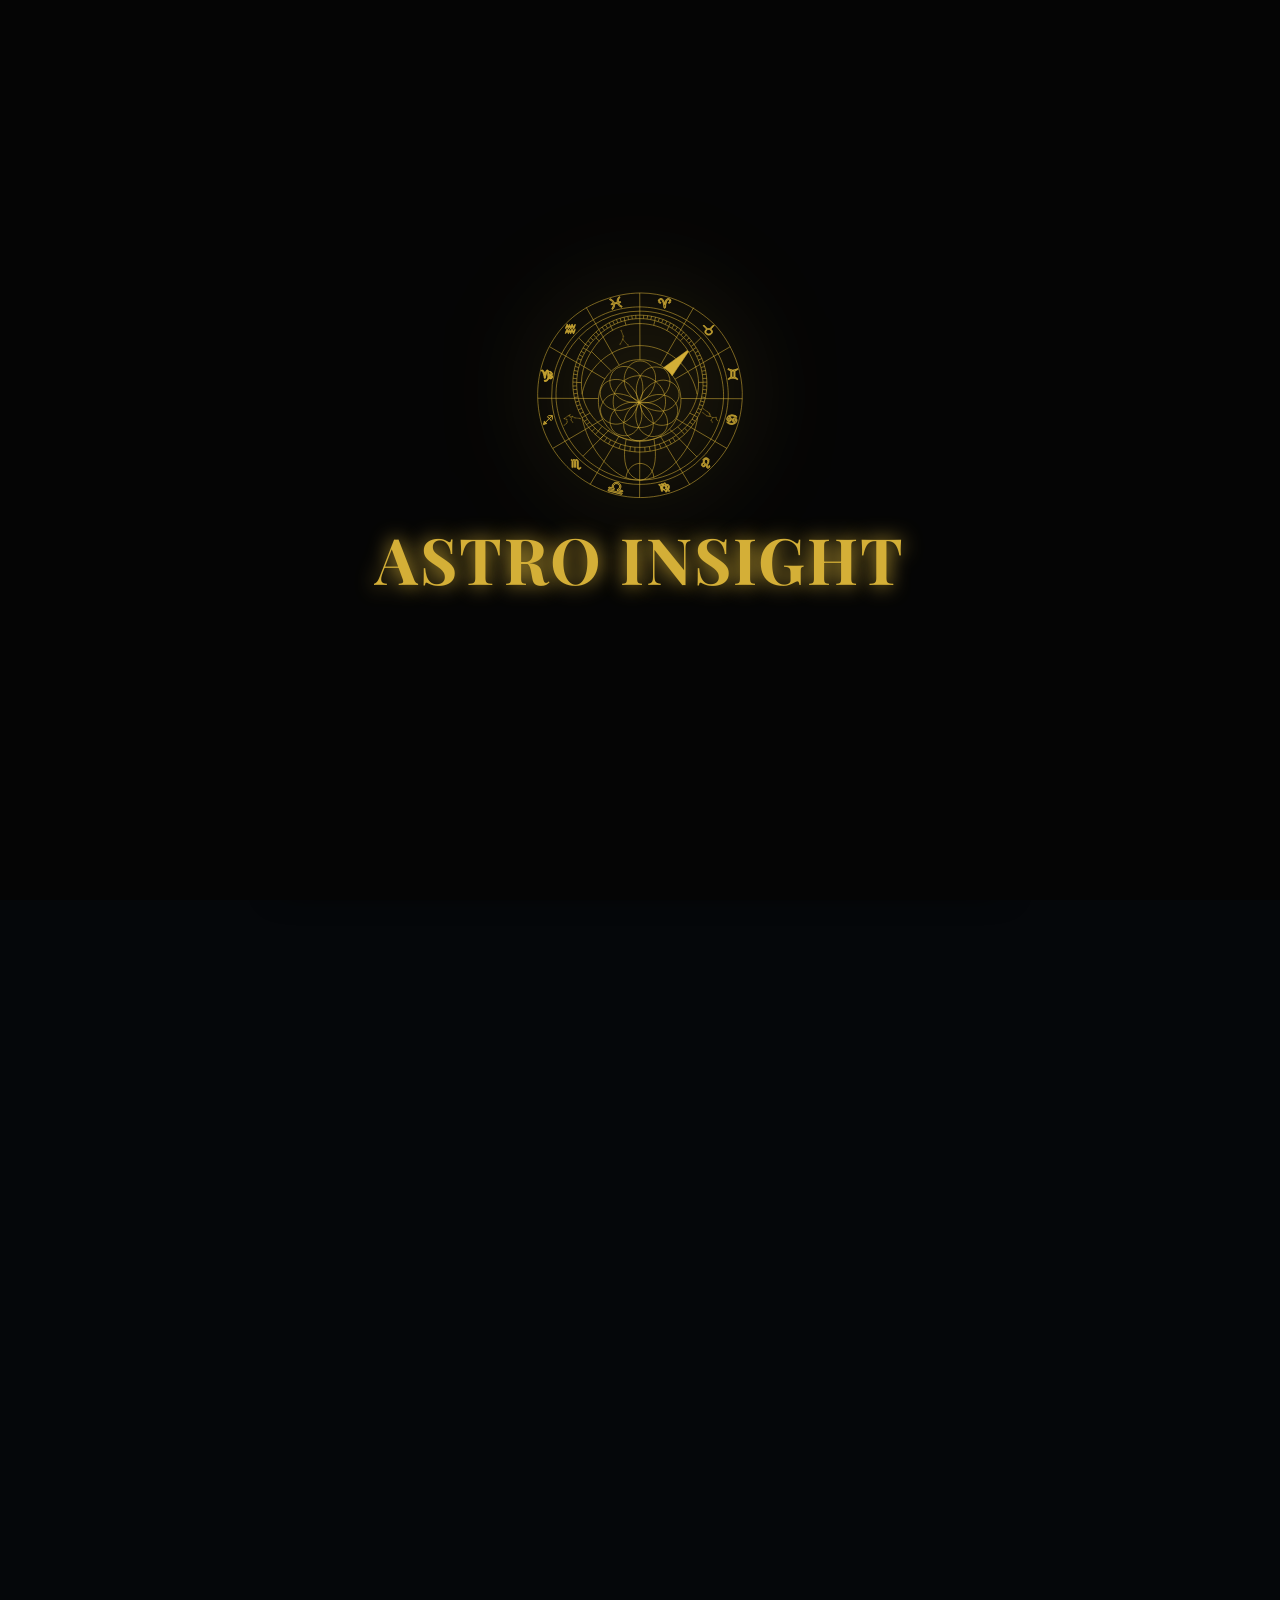
<file: index.html>
<!DOCTYPE html>
<html lang="en">

<head>
    <meta charset="UTF-8">
    <meta name="viewport" content="width=device-width, initial-scale=1.0">

    <!-- Google Consent Mode v2 - DEFAULT STATE.
         Має виконуватись ПЕРШИМ, до будь-яких інших тегів/пікселів у head.
         Реальна ін'єкція GA4-скрипта та UI банера — в js/cookie-consent.js внизу сторінки. -->
    <script>
        window.dataLayer = window.dataLayer || [];
        function gtag() { dataLayer.push(arguments); }
        window.gtag = gtag;

        (function () {
            var COOKIE_KEY = 'astro_cookie_consent';
            var isGPCActivated = !!(navigator.globalPrivacyControl || window.globalPrivacyControl);
            var savedConsent = null;
            try { savedConsent = localStorage.getItem(COOKIE_KEY); } catch (e) {}

            function getConsentPayload(state) {
                var isGranted = state === 'granted';
                var isNecessary = state === 'necessary';
                return {
                    'analytics_storage': isGranted ? 'granted' : 'denied',
                    'ad_storage': isGranted ? 'granted' : 'denied',
                    'ad_user_data': isGranted ? 'granted' : 'denied',
                    'ad_personalization': isGranted ? 'granted' : 'denied',
                    // Necessary Only дозволяє лише функціональне/налаштувальне сховище
                    // (памʼятати мову, вибраний знак зодіаку тощо) — без аналітики й реклами.
                    'functionality_storage': (isGranted || isNecessary) ? 'granted' : 'denied',
                    'personalization_storage': (isGranted || isNecessary) ? 'granted' : 'denied',
                    'security_storage': 'granted',
                    'restricted_data_processing': !isGranted
                };
            }

            var initialState;
            if (isGPCActivated) {
                // CCPA/CPRA: Global Privacy Control має пріоритет над будь-яким збереженим вибором
                try { localStorage.setItem(COOKIE_KEY, 'denied'); } catch (e) {}
                initialState = 'denied';
            } else if (savedConsent === 'granted' || savedConsent === 'denied' || savedConsent === 'necessary') {
                initialState = savedConsent;
            } else {
                initialState = 'denied'; // За замовчуванням до дії користувача — суворе блокування
            }
            gtag('consent', 'default', getConsentPayload(initialState));

            // Передаємо стан у js/cookie-consent.js, що завантажиться пізніше
            window.__astroConsent = {
                COOKIE_KEY: COOKIE_KEY,
                isGPCActivated: isGPCActivated,
                savedConsent: savedConsent,
                getConsentPayload: getConsentPayload
            };
        })();
    </script>

    <!-- SEO Alapok: Kulcsszavas cím, leírás & Canonical URL -->
    <title>Astro Insight | Free Horoscopes, Zodiac Compatibility & Tarot</title>
    <meta name="description"
        content="Explore daily horoscopes, accurate multi-planetary synastry compatibility, tarot spreads, and deep zodiac insights at Astro Insight.">
    <link rel="canonical" href="https://astroinsight.space/">

    <!-- Open Graph / Közösségi Média Megosztás (Facebook, X, stb.) -->
    <meta property="og:type" content="website">
    <meta property="og:title" content="Astro Insight | Free Horoscopes, Zodiac Compatibility & Tarot">
    <meta property="og:description"
        content="Discover daily horoscopes, synastry compatibility, and tarot readings. Align with the cosmos today.">
    <meta property="og:url" content="https://astroinsight.space/">
    <meta property="og:image" content="https://astroinsight.space/image/cica.webp">
    <!-- Twitter Card Data -->
    <meta name="twitter:card" content="summary_large_image">
    <meta name="twitter:title" content="Astro Insight | Free Horoscopes, Zodiac Compatibility & Tarot">
    <meta name="twitter:description"
        content="Discover daily horoscopes, synastry compatibility, and tarot readings. Align with the cosmos today.">
    <meta name="twitter:image" content="https://astroinsight.space/image/cica.webp">

    <!-- Strukturált adat (JSON-LD) a Google Keresőhöz -->
    <script type="application/ld+json">
    {
      "@context": "https://schema.org",
      "@type": "WebSite",
      "name": "Astro Insight",
      "url": "https://astroinsight.space/",
      "description": "Your digital oracle for astrology, daily horoscopes, natal chart synastry, and tarot card readings."
    }
    </script>

    <!-- Betűtípusok & Stíluslapok -->
    <link rel="preconnect" href="https://fonts.googleapis.com">
    <link rel="preconnect" href="https://fonts.gstatic.com" crossorigin>
    <link href="https://fonts.googleapis.com/css2?family=Playfair+Display:ital,wght@0,400;0,700;1,400&display=swap"
        rel="stylesheet">
    <link rel="stylesheet" href="css/style.css?v=20261124">
    <link rel="stylesheet" href="css/sub.css">

    <!-- === ASTRO INSIGHT FAVICON & APP SET === -->
    <link rel="icon" type="image/x-icon" href="icon/logo.ico">
    <link rel="icon" type="image/png" sizes="192x192" href="icon/icon-192.png">
    <link rel="apple-touch-icon" sizes="180x180" href="icon/apple-touch-icon.png">
    <meta name="theme-color" content="#0f172a">
</head>

<body>

    <div id="astro-preloader">
        <div class="preloader-content">
            <div id="intro-logo-container"></div>
            <h1 class="intro-title" id="intro-title">Astro Insight</h1>
        </div>
    </div>

    <canvas id="starlight-canvas" aria-hidden="true"></canvas>

    <nav class="navbar">
        <a href="index.html" class="nav-logo-link" aria-label="Astro Insight Home" style="text-decoration: none; color: inherit; display: inline-flex;">
            <div class="nav-logo">
                <div class="logo-svg-container" id="site-logo-container"></div>
                <span class="nav-title" id="site-title-container">Astro Insight</span>
            </div>
        </a>

        <div class="nav-links" id="desktopNav">
            <a href="pages/games.html">Astro Games</a>
            <a href="pages/articles.html">Articles</a>
        </div>

        <div class="hamburger" role="button" aria-label="Toggle mobile menu" aria-expanded="false" tabindex="0" onclick="toggleMobileMenu()" onkeydown="if(event.key==='Enter'||event.key===' '){event.preventDefault();toggleMobileMenu();}">
            <span></span><span></span><span></span>
        </div>
    </nav>

    <div class="mobile-menu" id="mobileMenu">
        <span class="close-menu" role="button" aria-label="Close menu" tabindex="0" onclick="toggleMobileMenu()" onkeydown="if(event.key==='Enter'||event.key===' '){event.preventDefault();toggleMobileMenu();}">&times;</span>

        <a href="pages/games.html" onclick="toggleMobileMenu()">Astro Games</a>
        <a href="pages/articles.html" onclick="toggleMobileMenu()">Articles</a>

        <button class="reset-btn" onclick="clearAura(); toggleMobileMenu()"
            style="margin-top: 15px; font-size: 1.2rem; padding: 10px 20px;">
            Clear Aura ✦
        </button>
    </div>

    <div class="container">
        <header>
            <h1>Your Traditional Guide to the Stars</h1>
        </header>

        <section class="omen-box" id="itOmen">
            <span class="omen-label">Cosmic Insight:</span>
            <span id="omenText">A daily-changing cosmic message that (sets the mood of the page and) gives you a small
                insight for the day.</span>
            <span class="info-tooltip"
                data-tooltip="A daily-changing cosmic message that (sets the mood of the page and) gives you a small insight for the day." tabindex="0" role="tooltip">?</span>
        </section>

        <section class="core-box" id="core">
            <h3>Celestial Readings <span class="info-tooltip"
                    data-tooltip="Choose a zodiac sign to open its daily, weekly, and monthly readings. This also changes the page’s aura to match the selected sign." tabindex="0" role="tooltip">?</span>
            </h3>
            <p class="subtitle">Select your sign to align the stars and reveal your destiny.</p>
            <div class="zodiac-grid" id="zodiacGrid">
                <a href="articles/zodiac/aries.html" class="sr-only">Aries Daily Horoscope</a>
                <a href="articles/zodiac/taurus.html" class="sr-only">Taurus Daily Horoscope</a>
                <a href="articles/zodiac/gemini.html" class="sr-only">Gemini Daily Horoscope</a>
                <a href="articles/zodiac/cancer.html" class="sr-only">Cancer Daily Horoscope</a>
                <a href="articles/zodiac/leo.html" class="sr-only">Leo Daily Horoscope</a>
                <a href="articles/zodiac/virgo.html" class="sr-only">Virgo Daily Horoscope</a>
                <a href="articles/zodiac/libra.html" class="sr-only">Libra Daily Horoscope</a>
                <a href="articles/zodiac/scorpio.html" class="sr-only">Scorpio Daily Horoscope</a>
                <a href="articles/zodiac/sagittarius.html" class="sr-only">Sagittarius Daily Horoscope</a>
                <a href="articles/zodiac/capricorn.html" class="sr-only">Capricorn Daily Horoscope</a>
                <a href="articles/zodiac/aquarius.html" class="sr-only">Aquarius Daily Horoscope</a>
                <a href="articles/zodiac/pisces.html" class="sr-only">Pisces Daily Horoscope</a>
            </div>
        </section>

        <!-- ================= PHASE 2: ADVANCED ASTRO COMPATIBILITY MODULE ================= -->
        <section id="sync" class="compatibility-section">
            <div class="compatibility-container">
                <h2>Cosmic Resonance Engine <span class="info-tooltip"
                        data-tooltip="A compatibility tool that compares two people using their signs, birth dates, the planetary positions on those birth dates, and today’s planetary movement." tabindex="0" role="tooltip">?</span>
                </h2>
                <p class="compatibility-subtitle">Multi-Planetary Synastry based on Exact Birth Dates</p>

                <div class="compatibility-form">
                    <div class="select-group">
                        <div class="input-wrapper">
                            <div class="pseudo-label">Your Sign</div>
                            <div class="custom-select" id="custom-dropdown-1">
                                <input type="hidden" id="sign1" value="">
                                <div class="select-trigger" role="combobox" aria-expanded="false" aria-controls="custom-options-1" tabindex="0" aria-label="Select your sign">
                                    <div class="selected-content">Select sign...</div>
                                    <span class="arrow" aria-hidden="true">▼</span>
                                </div>
                                <ul class="custom-options" id="custom-options-1" role="listbox"></ul>
                            </div>
                        </div>

                        <div class="input-wrapper">
                            <label for="date1">Exact Birth Date</label>
                            <input type="date" id="date1" class="gold-select" value="1995-05-14" min="1900-01-01">
                        </div>
                    </div>

                    <div class="cosmic-connector">
                        <span>⚡</span>
                    </div>

                    <div class="select-group">
                        <div class="input-wrapper">
                            <div class="pseudo-label">Partner's Sign</div>
                            <div class="custom-select" id="custom-dropdown-2">
                                <input type="hidden" id="sign2" value="">
                                <div class="select-trigger" role="combobox" aria-expanded="false" aria-controls="custom-options-2" tabindex="0" aria-label="Select partner's sign">
                                    <div class="selected-content">Select sign...</div>
                                    <span class="arrow" aria-hidden="true">▼</span>
                                </div>
                                <ul class="custom-options" id="custom-options-2" role="listbox"></ul>
                            </div>
                        </div>

                        <div class="input-wrapper">
                            <label for="date2">Exact Birth Date</label>
                            <input type="date" id="date2" class="gold-select" value="1997-08-20" min="1900-01-01">
                        </div>
                    </div>
                </div>

                <button class="compat-btn" onclick="calculateCompatibility()">
                    <span>Calculate Natal Synastry ⟡</span>
                </button>

                <div id="compatibilityResult" class="compat-result-box hidden">
                    <div class="compat-score-circle">
                        <span id="syncScore">0</span><span id="syncScoreUnit" style="font-size: 1.5rem; margin-left: 2px;">%</span>
                    </div>

                    <h3 id="syncTitle" style="color: var(--glow-color); margin-top: 15px;">Affinity Level</h3>
                    <p id="syncVerdict" class="sync-verdict" style="margin-bottom: 20px; font-style: italic;"></p>

                    <div class="compat-analytics">
                        <div class="insight-box strength-box" style="width: 100%; margin-bottom: 15px;">
                            <h4 style="color: #00BCD4;">✨ Planetary Analysis <span class="info-tooltip"
                                    data-tooltip="A deeper part of the compatibility result that looks at Moon, Venus, and Mars to explain emotional connection, attraction, and chemistry." tabindex="0" role="tooltip">?</span>
                            </h4>
                            <div id="syncBreakdown"
                                style="color: var(--text-muted); font-size: 0.9rem; line-height: 1.5; text-align: left;">
                            </div>
                        </div>

                        <div class="insight-box growth-box" style="width: 100%; border-left: 4px solid #4CAF50;">
                            <h4 style="color: #4CAF50;">⚡ Real-Time Astro-Weather <span class="info-tooltip"
                                    data-tooltip="A relationship-energy forecast for today, based on both birth dates and today’s planetary movement." tabindex="0" role="tooltip">?</span>
                            </h4>
                            <div style="display: flex; align-items: center; gap: 15px; margin-top: 10px;">
                                <div style="font-size: 2rem; font-weight: bold; color: #4CAF50;" id="weatherScore">--%
                                </div>
                                <div style="text-align: left;">
                                    <strong id="weatherVerdict"
                                        style="color: #e2e8f0; display: block; margin-bottom: 5px;">Awaiting
                                        Forecast...</strong>
                                    <span id="weatherDetails"
                                        style="color: var(--text-muted); font-size: 0.85rem; line-height: 1.4; display: block;"></span>
                                </div>
                            </div>
                        </div>
                    </div>
                </div>

            </div>
        </section>

        <section class="tarot-box" id="tarot">
            <h3>The Arcana Spread <span class="info-tooltip"
                    data-tooltip="Draw three tarot cards for Past, Present, and Future, then receive an interpretation of the spread." tabindex="0" role="tooltip">?</span>
            </h3>
            <p class="subtitle">Draw three cards to unveil the path of Past, Present, and Future.</p>
            <button class="glow-btn" onclick="drawTarot()">Consult the Deck</button>
            <div id="tarotResult" class="tarot-grid"></div>
        </section>

        <div class="two-col-grid">
            <section class="analyzer-box" id="analyzer">
                <h3>Name Numerology <span class="info-tooltip"
                        data-tooltip="Enter any name to receive a symbolic reading based on its sound, characters, and energy." tabindex="0" role="tooltip">?</span>
                </h3>
                <div class="ask-input-group">
                    <input type="text" id="usernameInput" placeholder="e.g., Alexander">
                    <button class="glow-btn" onclick="analyzeUsername()">Analyze</button>
                </div>
                <p id="analyzerResult" class="result-text"></p>
            </section>

            <section class="ask-box" id="askOracle">
                <h3>The Seer's Sphere <span class="info-tooltip"
                        data-tooltip="Ask a question and receive a mystical reflection from the sphere. Treat it as guidance for thought, not a guaranteed prediction." tabindex="0" role="tooltip">?</span>
                </h3>
                <div class="ask-input-group">
                    <input type="text" id="questionInput" placeholder="Ask your question...">
                    <button class="glow-btn" onclick="getMagicAnswer()">Ask</button>
                </div>
                <p id="magicAnswer" class="result-text"></p>
            </section>
        </div>

        <section class="archive-box">
            <h3>Personal Grimoire <span class="info-tooltip"
                    data-tooltip="Your saved reading archive. Readings are saved only in this browser, so they may disappear if browser data is cleared or if you use another device." tabindex="0" role="tooltip">?</span>
            </h3>
            <div id="archiveContainer">
                <p class="subtitle">Your saved readings will be preserved here...</p>
            </div>
        </section>

        <!-- ================= NEWSLETTER SUBSCRIPTION SECTION ================= -->
        <section class="newsletter-section" id="newsletter">
            <h3>Join now and get your weekly horoscope</h3>
            <p class="subtitle">Enter your email to receive exclusive insights directly to your inbox.</p>
            
            <form id="newsletterForm" class="newsletter-form">
                <div class="sub-input-row">
                    <input type="email" id="subscriberEmail" required placeholder="Enter your email...">
                    <button type="submit" id="subBtn" class="glow-btn">Subscribe</button>
                </div>
                
                <div class="sub-terms-row">
                    <input type="checkbox" id="termsCheck" required>
                    <label for="termsCheck">
                        By subscribing, you agree to our <a href="pages/terms.html" target="_blank">Terms</a> & <a href="pages/privacy.html" target="_blank">Privacy</a>. *
                    </label>
                </div>
            </form>
            <p id="subResponse" class="result-text"></p>
        </section>

    </div>

    <div id="fortuneModal" class="modal">
        <div class="modal-content">
            <div class="modal-header">
                <span class="close-btn"
                    onclick="document.getElementById('fortuneModal').style.display='none'">&times;</span>
            </div>

            <div class="modal-body">
                <h2 id="signTitle" class="glow-text"></h2>

                <div class="modal-tabs">
                    <button class="tab-btn active" onclick="switchTab(event, 'Insight')">Insight Transit</button>
                    <button class="tab-btn" onclick="switchTab(event, 'weekly')">Weekly Aspects</button>
                    <button class="tab-btn" onclick="switchTab(event, 'monthly')">Lunar Cycle</button>
                </div>

                <div class="lucky-attributes" id="luckyAttributes">
                    <div class="attribute-box"><span class="attr-label">Planet:</span> <span class="attr-value"
                            id="modalPlanet"></span></div>
                    <div class="attribute-box"><span class="attr-label">Element:</span> <span class="attr-value"
                            id="modalElement"></span></div>
                    <div class="attribute-box"><span class="attr-label">Aura:</span>
                        <div class="color-preview" id="luckyColorBox"></div> <span class="attr-value"
                            id="luckyColorName"></span>
                    </div>
                    <div class="attribute-box"><span class="attr-label">Numbers:</span> <span class="attr-value"
                            id="luckyNumbers"></span></div>
                    <div class="attribute-box energy-box"
                        style="flex: 1 1 100%; justify-content: center; margin-top: 5px; border-top: 1px solid rgba(255,255,255,0.05); padding-top: 10px;">
                        <span class="attr-label">Energy:</span> <span class="attr-value" id="modalEnergy"
                            style="color: var(--glow-color); font-style: italic;"></span>
                    </div>
                </div>

                <div id="tab-Insight" class="tab-content active-content">
                    <p id="fortuneTextInsight">Reading the stars...</p>
                </div>
                <div id="tab-weekly" class="tab-content">
                    <p id="fortuneTextWeekly">Loading...</p>
                </div>
                <div id="tab-monthly" class="tab-content">
                    <p id="fortuneTextMonthly">Loading...</p>
                </div>

                <div class="modal-actions">
                    <div class="btn-with-tooltip">
                        <button id="saveBtn" class="glow-btn" onclick="saveToArchive()">Inscribe to Grimoire</button>
                        <span class="info-tooltip"
                            data-tooltip="Preserves this complete reading and planetary aspects inside your browser's Personal Grimoire." tabindex="0" role="tooltip">?</span>
                    </div>

                    <div class="btn-with-tooltip">
                        <button id="shareBtn" class="glow-btn outline" onclick="shareDestiny()">Share Fate</button>
                        <span class="info-tooltip"
                            data-tooltip="Copies your current horoscope reading and custom cosmic aura link directly to your clipboard." tabindex="0" role="tooltip">?</span>
                    </div>
                </div>
            </div>
        </div>
    </div>

    <footer class="site-footer">
        <p>&copy; 2026 Astro Insight. All rights reserved.</p>
        <div class="footer-links">
            <a href="pages/about.html">About</a>
            <span class="divider">|</span>
            <a href="pages/privacy.html">Privacy Policy</a>
            <span class="divider">|</span>
            <a href="pages/terms.html">Terms & Conditions</a>
            <span class="divider">|</span>
            <a href="pages/helpcenter.html">Help Center</a>
            <span class="divider">|</span>
            <a href="pages/support.html">Contact Support</a>
            <span class="divider">|</span>
            <a href="#"
                onclick="if(window.showCookieBanner) window.showCookieBanner(); return false;">Cookie
                Settings</a>
        </div>

        <div class="social-links">
            <a href="https://www.instagram.com/_astroinsight_/" target="_blank" rel="noopener">Instagram</a>
            <a href="https://www.facebook.com/profile.php?id=61589576716944" target="_blank" rel="noopener">Facebook</a>
            <a href="https://x.com/_Astro_Insight_" target="_blank" rel="noopener">X</a>
            <a href="https://www.pinterest.com/astroinsightspace/" target="_blank" rel="noopener">Pinterest</a>
        </div>
    </footer>

    <script src="js/utils.js?v=20261124" defer></script>
    <script src="js/canvas.js?v=20261124" defer></script>
    <script src="js/ui.js?v=20261124" defer></script>
    <script src="js/widgets.js?v=20261124" defer></script>
    <script src="js/celestial-readings.js?v=20261124" defer></script>
    <script src="js/sub.js?v=20261124" defer></script>
    <script src="js/cookie-consent.js?v=20261124" defer></script>
</body>

</html>
</file>
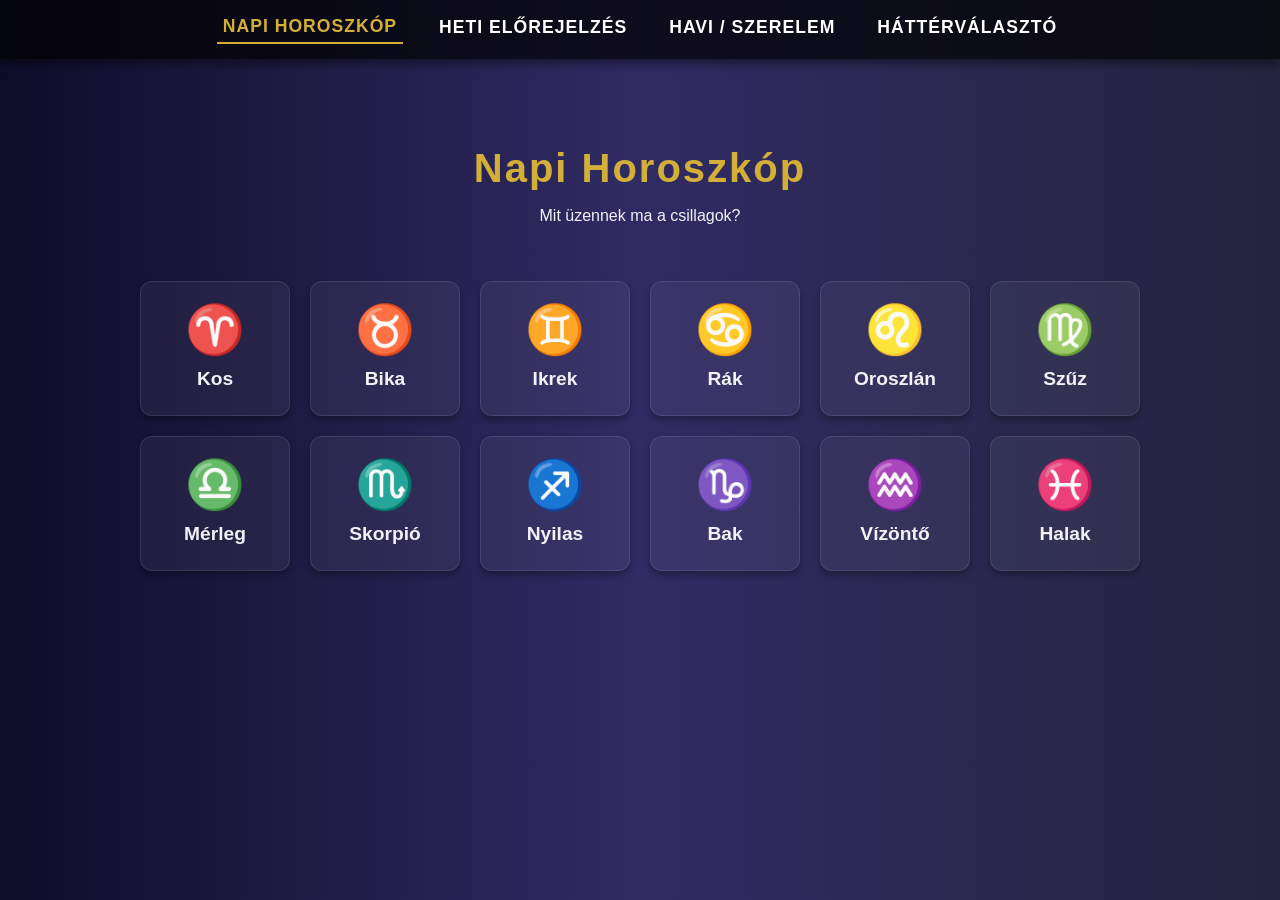
<file: classic.html>
<!DOCTYPE html>
<html lang="hu">
<head>
    <meta charset="UTF-8">
    <meta name="viewport" content="width=device-width, initial-scale=1.0">
    <title>Sztár Horoszkóp - Randomizált</title>
    <style>
        :root {
            --bg-dark: #0f0c29;
            --bg-mid: #302b63;
            --text-color: #f1f2f6;
            --accent-gold: #d4af37;
            --love-color: #ff4d79;
        }

        body {
            font-family: 'Segoe UI', Tahoma, Geneva, Verdana, sans-serif;
            background: linear-gradient(to right, var(--bg-dark), var(--bg-mid), #24243e);
            color: var(--text-color);
            margin: 0;
            padding: 0;
            text-align: center;
            min-height: 100vh;
            transition: background 1s ease;
        }

        .navbar {
            background: rgba(0, 0, 0, 0.7);
            padding: 15px 20px;
            display: flex;
            justify-content: center;
            gap: 30px;
            box-shadow: 0 4px 10px rgba(0,0,0,0.5);
            position: sticky;
            top: 0;
            z-index: 100;
            flex-wrap: wrap;
        }

        .navbar button {
            background: none;
            border: none;
            color: white;
            font-size: 1.1rem;
            text-transform: uppercase;
            letter-spacing: 1px;
            cursor: pointer;
            transition: color 0.3s;
            font-weight: bold;
            padding-bottom: 5px;
        }

        .navbar button:hover, .navbar button.active-nav {
            color: var(--accent-gold);
            border-bottom: 2px solid var(--accent-gold);
        }

        header { padding: 40px 20px 10px; }
        h1 { color: var(--accent-gold); font-size: 2.5rem; margin-bottom: 10px; letter-spacing: 2px; }

        .page-section { display: none; animation: fadeIn 0.5s; }
        .page-section.active { display: block; }
        @keyframes fadeIn { from { opacity: 0; transform: translateY(10px); } to { opacity: 1; transform: translateY(0); } }

        .container { max-width: 1000px; margin: 0 auto; padding: 20px; }

        .zodiac-grid {
            display: grid;
            grid-template-columns: repeat(auto-fit, minmax(150px, 1fr));
            gap: 20px;
            margin-top: 30px;
        }

        .zodiac-card {
            background: rgba(255, 255, 255, 0.05);
            border: 1px solid rgba(255, 255, 255, 0.1);
            border-radius: 12px;
            padding: 20px;
            cursor: pointer;
            transition: all 0.3s ease;
            box-shadow: 0 4px 6px rgba(0,0,0,0.3);
        }

        .zodiac-card:hover {
            transform: translateY(-5px);
            background: rgba(212, 175, 55, 0.15);
            border-color: var(--accent-gold);
            box-shadow: 0 8px 15px rgba(212, 175, 55, 0.2);
        }

        .icon { font-size: 3rem; margin-bottom: 10px; }
        .sign-name { font-size: 1.2rem; font-weight: bold; margin-bottom: 5px; }

        .result-box {
            display: none;
            margin-top: 40px;
            padding: 30px;
            background: rgba(0, 0, 0, 0.6);
            border-radius: 12px;
            text-align: left;
            line-height: 1.6;
        }

        .result-box h2 {
            margin-top: 0;
            border-bottom: 1px solid rgba(255,255,255,0.1);
            padding-bottom: 10px;
        }

        .astro-badge {
            display: inline-block;
            background: rgba(212, 175, 55, 0.2);
            padding: 8px 15px;
            border-radius: 20px;
            font-size: 0.9rem;
            color: #fff;
            border: 1px solid rgba(212, 175, 55, 0.5);
            margin-right: 10px;
            margin-bottom: 10px;
        }

        .btn {
            margin-top: 20px;
            padding: 10px 25px;
            background: var(--accent-gold);
            color: #000;
            border: none;
            border-radius: 5px;
            cursor: pointer;
            font-weight: bold;
            transition: 0.3s;
        }
        .btn:hover { background: #fff; }
    </style>
</head>
<body>

    <nav class="navbar">
        <button onclick="switchPage('napi')" id="nav-napi" class="active-nav">Napi Horoszkóp</button>
        <button onclick="switchPage('heti')" id="nav-heti">Heti Előrejelzés</button>
        <button onclick="switchPage('havi')" id="nav-havi">Havi / Szerelem</button>
        <button onclick="switchPage('jegyek')" id="nav-jegyek">Háttérválasztó</button>
    </nav>

    <div class="container">
        <!-- Napi Fül -->
        <div id="napi" class="page-section active">
            <header>
                <h1>Napi Horoszkóp</h1>
                <p>Mit üzennek ma a csillagok?</p>
            </header>
            <div class="zodiac-grid" id="grid-napi"></div>
            <div id="result-napi" class="result-box" style="border-left: 5px solid var(--accent-gold);">
                <h2 id="title-napi" style="color: var(--accent-gold);"></h2>
                <div id="text-napi"></div>
                <button class="btn" onclick="document.getElementById('result-napi').style.display='none'">Bezárás</button>
            </div>
        </div>

        <!-- Heti Fül -->
        <div id="heti" class="page-section">
            <header>
                <h1>Heti Előrejelzés</h1>
                <p>Készülj fel a hét energiáira!</p>
            </header>
            <div class="zodiac-grid" id="grid-heti"></div>
            <div id="result-heti" class="result-box" style="border-left: 5px solid #4facfe;">
                <h2 id="title-heti" style="color: #4facfe;"></h2>
                <div id="text-heti"></div>
                <button class="btn" style="background: #4facfe;" onclick="document.getElementById('result-heti').style.display='none'">Bezárás</button>
            </div>
        </div>

        <!-- Havi/Szerelem Fül -->
        <div id="havi" class="page-section">
            <header>
                <h1 style="color: var(--love-color);">Havi & Szerelmi Elemzés</h1>
                <p>Mélyebb, átfogóbb áttekintés erre a hónapra.</p>
            </header>
            <div class="zodiac-grid" id="grid-havi"></div>
            <div id="result-havi" class="result-box" style="border-left: 5px solid var(--love-color);">
                <h2 id="title-havi" style="color: var(--love-color);"></h2>
                <div id="text-havi"></div>
                <button class="btn" style="background: var(--love-color); color: white;" onclick="document.getElementById('result-havi').style.display='none'">Bezárás</button>
            </div>
        </div>

        <!-- Háttér Fül -->
        <div id="jegyek" class="page-section">
            <header>
                <h1>A Jegyek Energiája</h1>
                <p>Kattints egy jegyre, és lásd meg a hozzá tartozó aurát!</p>
            </header>
            <div class="zodiac-grid" id="grid-jegyek"></div>
        </div>
    </div>

    <script>
        // --- 1. SAJÁT "ADATBÁZIS" (Ide írhatsz be később még több szöveget!) ---
        
        const horoszkopAdatok = {
            napi: [
                "Ma váratlanul egy régi ismerős bukkanhat fel az életedben. Légy nyitott, mert fontos üzenetet hordozhat számodra!",
                "A bolygók állása ma különösen kedvez a pénzügyeidnek. Egy remek lehetőség adódhat, de gyorsan kell döntened.",
                "Energiád ma a csúcson van! Amit ma eltervezel, azt könnyedén véghez is viszed. Ne hagyd, hogy mások lehangoljanak.",
                "Egy apró konfliktus alakulhat ki a munkahelyeden vagy a családban. A legjobb, ha ma te vagy a békebíró, engedj a feszültségből.",
                "Kiváló nap ez a tanulásra és a fejlődésre. Ha régóta halogatsz egy könyv elolvasását vagy egy feladatot, ma vágj bele!",
                "Figyelj a belső hangodra! Ma egy olyan megérzésed támadhat, ami a jövőben nagyon hasznosnak bizonyul majd.",
                "A mai nap a pihenésé és a feltöltődésé kellene, hogy legyen. Engedj meg magadnak egy kis luxust és kényeztetést.",
                "Valaki a környezetedben nagyon számít a segítségedre. Egy jó szó vagy egy apró gesztus ma csodákat tehet.",
                "Váratlan szerencse érhet ma! Akár egy apró nyeremény, akár egy kedves bók formájában – fogadd hálával.",
                "Kreativitásod ma szárnyal. Olyan problémákra is megtalálod a megoldást, amik hetek óta fejtörést okoztak."
            ],
            heti: [
                "Ezen a héten a kommunikáció kerül a fókuszba. Végre képes leszel őszintén megbeszélni egy olyan dolgot, amit régóta magadban tartasz.",
                "Egy rohanós, kihívásokkal teli hét vár rád, de a hétvégére mindent sikeresen lezársz. A kitartásod meghozza a gyümölcsét!",
                "A héten egy új projekt vagy hobbi vonhatja magára a figyelmedet. Engedd szabadjára a lelkesedésedet, jó úton jársz.",
                "Pénzügyi stabilitás jellemzi ezt a hetet. Ideális időszak arra, hogy átgondold a megtakarításaidat és a jövőbeli terveidet.",
                "Családi ügyek igényelhetik a figyelmedet a napokban. Légy türelmes a szeretteiddel, most nagy szükségük van a bölcsességedre.",
                "Egy váratlan utazás vagy kimozdulás lehetősége villanyozhat fel. Mondj igent a kalandra, ráfér a lelkedre egy kis környezetváltozás!",
                "A hét közepe felé kisebb akadályokba ütközhetsz, de ne add fel! Használd a diplomáciai érzékedet a konfliktusok elsimítására."
            ],
            havi: [
                "A Vénusz mosolyog rád ebben a hónapban! Ha szingli vagy, tarts nyitva a szemed, mert a szerelem a legváratlanabb helyen találhat rád. Ha kapcsolatban élsz, a szenvedély ismét fellángol köztetek.",
                "Ez a hónap a mély, spirituális átalakulásról szól. Sikerül elengedned egy régi sérelmet, ami eddig visszahúzott. Szabadabbnak fogod érezni magad, mint valaha.",
                "Szerelmi életedben egy komoly döntés meghozatala előtt állsz. Ne a racionális érvekre, hanem a szívedre hallgass!",
                "A hónap során vonzerőd az egekbe szökik. Titokzatos kisugárzásoddal bárkit leveszel a lábáról. Használd ezt az energiát arra, hogy elmélyítsd a fontos kapcsolataidat.",
                "Egy békés, harmonikus hónap vár rád. Tökéletes időszak arra, hogy a pároddal közös terveket szőjetek a jövőre nézve. A szinglik egy mély, lelki kapcsolódást tapasztalhatnak meg.",
                "Ebben a hónapban megtanulod jobban szeretni és értékelni önmagad. Ez az új magabiztosság mágnesként fogja vonzani hozzád a megfelelő embereket."
            ]
        };

        const szinek = ["Mélyvörös", "Smaragdzöld", "Éjkék", "Arany", "Ezüst", "Halványlila", "Türkiz", "Barackvirág", "Fehér"];
        const erossegek = ["Kitartás", "Empátia", "Kreativitás", "Logika", "Bátorság", "Szenvedély", "Optimizmus", "Őszinteség"];

        // --- 2. CSILLAGJEGYEK ALAPADATAI ---
        const signs = [
            { name: 'Kos', icon: '♈', bg: 'linear-gradient(to right, #870000, #190a05)' },
            { name: 'Bika', icon: '♉', bg: 'linear-gradient(to right, #11998e, #38ef7d)' },
            { name: 'Ikrek', icon: '♊', bg: 'linear-gradient(to right, #f6d365, #fda085)' },
            { name: 'Rák', icon: '♋', bg: 'linear-gradient(to right, #e0c3fc, #8ec5fc)' },
            { name: 'Oroszlán', icon: '♌', bg: 'linear-gradient(to right, #f12711, #f5af19)' },
            { name: 'Szűz', icon: '♍', bg: 'linear-gradient(to right, #8E54E9, #4776E6)' },
            { name: 'Mérleg', icon: '♎', bg: 'linear-gradient(to right, #ff9a9e, #fecfef)' },
            { name: 'Skorpió', icon: '♏', bg: 'linear-gradient(to right, #000000, #434343)' },
            { name: 'Nyilas', icon: '♐', bg: 'linear-gradient(to right, #4b6cb7, #182848)' },
            { name: 'Bak', icon: '♑', bg: 'linear-gradient(to right, #3f4c6b, #606c88)' },
            { name: 'Vízöntő', icon: '♒', bg: 'linear-gradient(to right, #00c6ff, #0072ff)' },
            { name: 'Halak', icon: '♓', bg: 'linear-gradient(to right, #2bc0e4, #eaecc6)' }
        ];

        // --- 3. FELÜLET GENERÁLÁSA ---
        function generateGrids() {
            const grids = ['napi', 'heti', 'havi', 'jegyek'];
            
            grids.forEach(page => {
                const container = document.getElementById(`grid-${page}`);
                signs.forEach(sign => {
                    const card = document.createElement('div');
                    card.className = 'zodiac-card';
                    card.innerHTML = `<div class="icon">${sign.icon}</div><div class="sign-name">${sign.name}</div>`;
                    
                    // Kattintásra elindul a Random generátor!
                    if (page === 'napi') card.onclick = () => generateRandomHoroscope(sign.name, 'napi', 'Napi Horoszkóp');
                    if (page === 'heti') card.onclick = () => generateRandomHoroscope(sign.name, 'heti', 'Heti Előrejelzés');
                    if (page === 'havi') card.onclick = () => generateRandomHoroscope(sign.name, 'havi', 'Havi & Szerelmi Elemzés');
                    if (page === 'jegyek') card.onclick = () => changeBackground(sign.bg);
                    
                    container.appendChild(card);
                });
            });
        }

        function switchPage(pageId) {
            document.querySelectorAll('.page-section').forEach(page => page.classList.remove('active'));
            document.querySelectorAll('.navbar button').forEach(btn => btn.classList.remove('active-nav'));
            
            document.getElementById(pageId).classList.add('active');
            document.getElementById(`nav-${pageId}`).classList.add('active-nav');

            if(pageId !== 'jegyek') {
                document.body.style.background = 'linear-gradient(to right, #0f0c29, #302b63, #24243e)';
            }
        }

        // --- 4. A RANDOMIZÁLÓ FÜGGVÉNY (Nincs több hiba, nincs több várakozás!) ---
        function generateRandomHoroscope(signName, type, titleText) {
            const resultBox = document.getElementById(`result-${type}`);
            const title = document.getElementById(`title-${type}`);
            const textElement = document.getElementById(`text-${type}`);

            // Kiválasztjuk a megfelelő listát (napi, heti vagy havi)
            const szovegLista = horoszkopAdatok[type];
            
            // Véletlenszerűen húzunk egy szöveget a listából
            const randomSzoveg = szovegLista[Math.floor(Math.random() * szovegLista.length)];
            
            // Generálunk extra adatokat (Szerencseszám 1-99, Szín, Erősség)
            const randomSzam = Math.floor(Math.random() * 99) + 1;
            const randomSzin = szinek[Math.floor(Math.random() * szinek.length)];
            const randomErosseg = erossegek[Math.floor(Math.random() * erossegek.length)];

            // Megjelenítés összerakása
            title.innerText = `${signName} - ${titleText}`;
            
            let htmlTartalom = `
                <p style="font-size: 1.1rem; line-height: 1.8;"><b>Kedves ${signName}!</b> ${randomSzoveg}</p>
                
                <div class="astro-data" style="margin-top: 15px; border-top: 1px dashed rgba(255,255,255,0.2); padding-top: 15px;">
                    <span class="astro-badge">🍀 Szerencseszám: <b>${randomSzam}</b></span>
                    <span class="astro-badge">🎨 Szerencseszín: <b>${randomSzin}</b></span>
                    <span class="astro-badge">💪 Napi erősség: <b>${randomErosseg}</b></span>
                </div>
            `;

            textElement.innerHTML = htmlTartalom;

            // Megjelenítjük és odagörgetünk
            resultBox.style.display = 'block';
            resultBox.scrollIntoView({ behavior: 'smooth' });
        }

        function changeBackground(bgStyle) {
            document.body.style.background = bgStyle;
        }

        window.onload = generateGrids;
    </script>
</body>
</html>
</file>
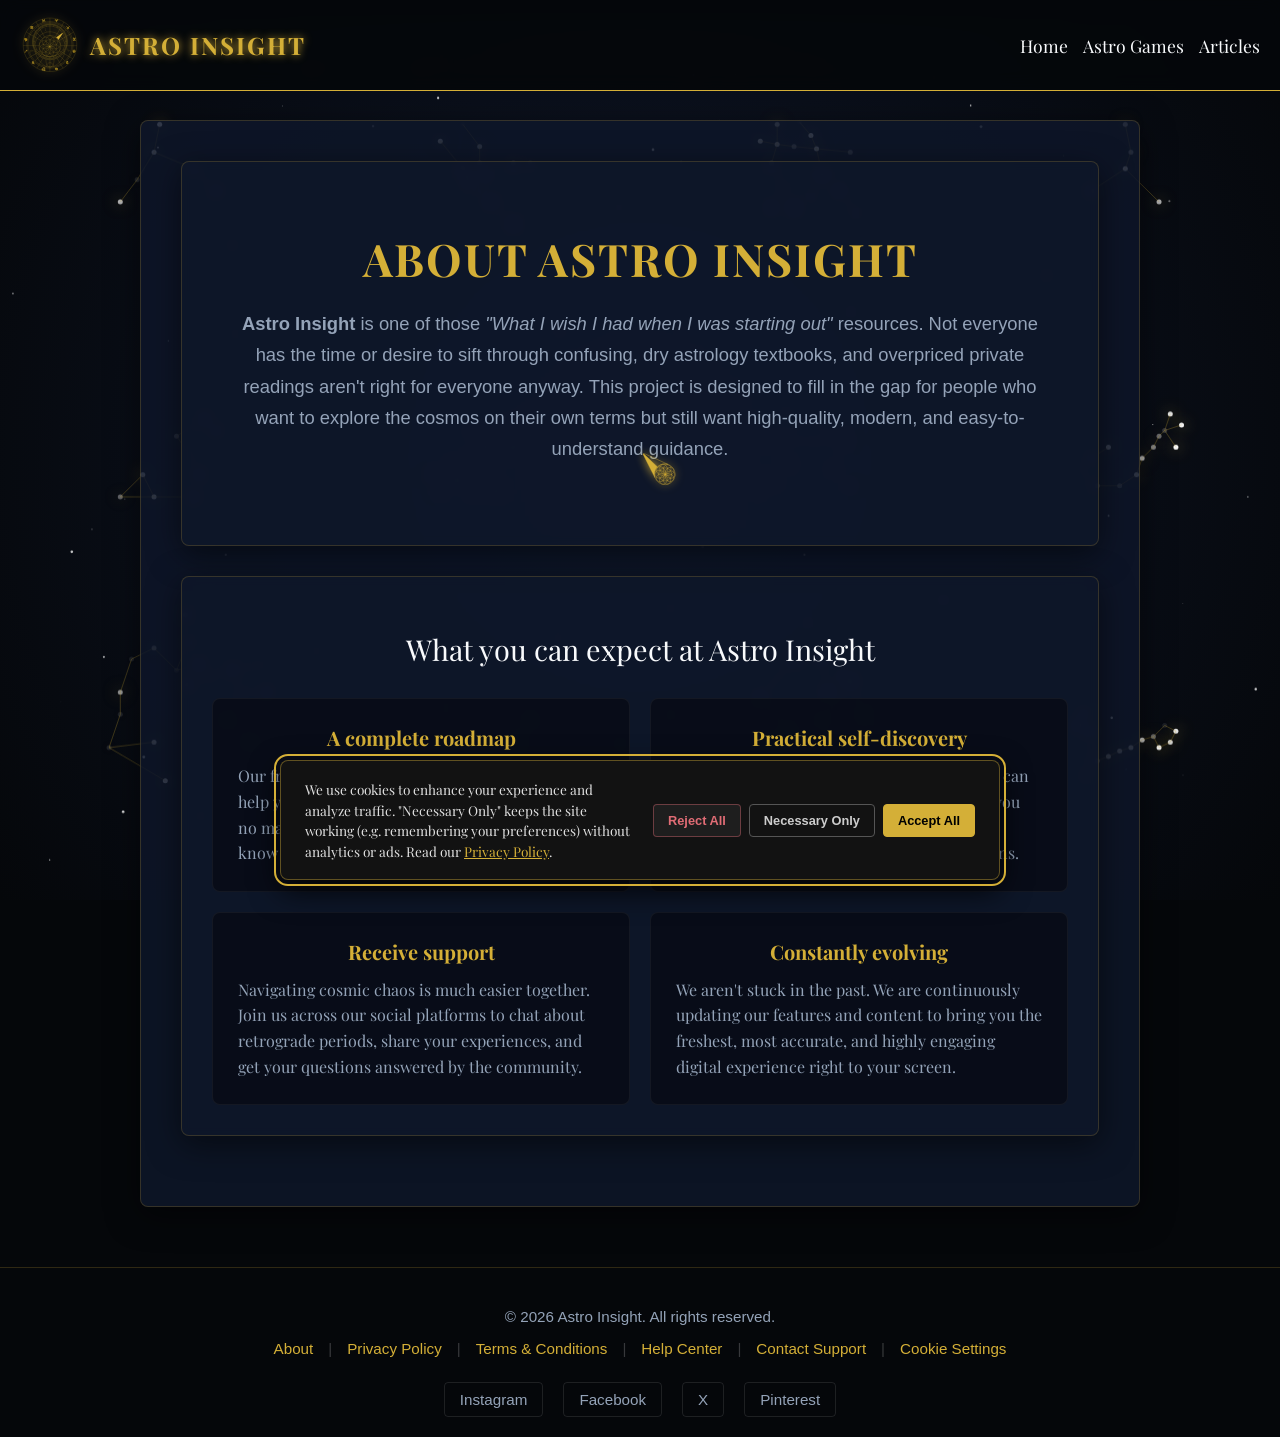
<file: pages/about.html>
<!DOCTYPE html>
<html lang="en">
<head>
    <meta charset="UTF-8">
    <meta name="viewport" content="width=device-width, initial-scale=1.0">
        <script>
        window.dataLayer = window.dataLayer || [];
        function gtag() { dataLayer.push(arguments); }
        window.gtag = gtag;

        (function () {
            var COOKIE_KEY = 'astro_cookie_consent';
            var isGPCActivated = !!(navigator.globalPrivacyControl || window.globalPrivacyControl);
            var savedConsent = null;
            try { savedConsent = localStorage.getItem(COOKIE_KEY); } catch (e) {}

            function getConsentPayload(state) {
                var isGranted = state === 'granted';
                var isNecessary = state === 'necessary';
                return {
                    'analytics_storage': isGranted ? 'granted' : 'denied',
                    'ad_storage': isGranted ? 'granted' : 'denied',
                    'ad_user_data': isGranted ? 'granted' : 'denied',
                    'ad_personalization': isGranted ? 'granted' : 'denied',
                    'functionality_storage': (isGranted || isNecessary) ? 'granted' : 'denied',
                    'personalization_storage': (isGranted || isNecessary) ? 'granted' : 'denied',
                    'security_storage': 'granted',
                    'restricted_data_processing': !isGranted
                };
            }

            var initialState;
            if (isGPCActivated) {
                try { localStorage.setItem(COOKIE_KEY, 'denied'); } catch (e) {}
                initialState = 'denied';
            } else if (savedConsent === 'granted' || savedConsent === 'denied' || savedConsent === 'necessary') {
                initialState = savedConsent;
            } else {
                initialState = 'denied';
            }
            gtag('consent', 'default', getConsentPayload(initialState));

            window.__astroConsent = {
                COOKIE_KEY: COOKIE_KEY,
                isGPCActivated: isGPCActivated,
                savedConsent: savedConsent,
                getConsentPayload: getConsentPayload
            };
        })();
    </script>
    <title>About | Astro Insight</title>
    <link href="https://fonts.googleapis.com/css2?family=Playfair+Display:ital,wght@0,400;0,700;1,400&display=swap" rel="stylesheet">
    <link rel="stylesheet" href="../css/style.css?v=20260901">
<!-- === ASTRO INSIGHT FAVICON & APP SET === -->
<link rel="icon" type="image/x-icon" href="../icon/logo.ico">
<link rel="icon" type="image/png" sizes="192x192" href="../icon/icon-192.png">
<link rel="apple-touch-icon" sizes="180x180" href="../icon/apple-touch-icon.png">
<meta name="theme-color" content="#0f172a"> </head>
<body>

    <!-- МАГІЧНИЙ ФОН (Додано) -->
    <canvas id="starlight-canvas"></canvas>
<nav class="navbar">
        <a href="../index.html" class="nav-logo-link" style="text-decoration: none; color: inherit; display: inline-flex;">
            <div class="nav-logo">
                <div class="logo-svg-container" id="site-logo-container"></div>
                <span class="nav-title">Astro Insight</span>
            </div>
        </a>

        <div class="nav-links" id="desktopNav">
            <a href="../index.html">Home</a>
            <a href="../pages/games.html">Astro Games</a>
            <a href="../pages/articles.html">Articles</a>
        </div> 

        <div class="hamburger" onclick="toggleMobileMenu()">
            <span></span><span></span><span></span>
        </div>
    </nav>

    <div class="mobile-menu" id="mobileMenu">
        <span class="close-menu" onclick="toggleMobileMenu()">&times;</span>
        
        <a href="../index.html" onclick="toggleMobileMenu()">Home</a>
        <a href="../pages/games.html" onclick="toggleMobileMenu()">Astro Games</a>
        <a href="../pages/articles.html" onclick="toggleMobileMenu()">Articles</a>
    </div>

    <main class="about-container">
        <!-- Вступний текст -->
        <section class="about-intro">
            <h1>About Astro Insight</h1>
            <p class="hero-text">
                <strong>Astro Insight</strong> is one of those <em>"What I wish I had when I was starting out"</em> resources. Not everyone has the time or desire to sift through confusing, dry astrology textbooks, and overpriced private readings aren't right for everyone anyway. This project is designed to fill in the gap for people who want to explore the cosmos on their own terms but still want high-quality, modern, and easy-to-understand guidance.
            </p>
        </section>
        
        <!-- Сітка з 4 карток -->
        <section class="about-features">
            <h2>What you can expect at Astro Insight</h2>
            <div class="features-grid">
                <div class="feature-card">
                    <h4>A complete roadmap</h4>
                    <p>Our free, comprehensive forecasts and guides will help you navigate the movements of the planets, no matter if you are just starting out or already know your entire birth chart by heart.</p>
                </div>
                <div class="feature-card">
                    <h4>Practical self-discovery</h4>
                    <p>The most valuable knowledge is the kind you can actually use. We design our forecasts to give you real, everyday insights for career, love, and personal growth—instead of empty predictions.</p>
                </div>
                <div class="feature-card">
                    <h4>Receive support</h4>
                    <p>Navigating cosmic chaos is much easier together. Join us across our social platforms to chat about retrograde periods, share your experiences, and get your questions answered by the community.</p>
                </div>
                <div class="feature-card">
                    <h4>Constantly evolving</h4>
                    <p>We aren't stuck in the past. We are continuously updating our features and content to bring you the freshest, most accurate, and highly engaging digital experience right to your screen.</p>
                </div>
            </div>
        </section>
    </main>
    
    <footer class="site-footer">
    <p>&copy; 2026 Astro Insight. All rights reserved.</p>
    <div class="footer-links">
        <a href="about.html">About</a>
        <span class="divider">|</span>
        <a href="privacy.html">Privacy Policy</a>
        <span class="divider">|</span>
        <a href="terms.html">Terms & Conditions</a>
        <span class="divider">|</span>
        <a href="helpcenter.html">Help Center</a>
        <span class="divider">|</span>
        <a href="support.html">Contact Support</a>
        <span class="divider">|</span>
        <a href="#" onclick="if(window.showCookieBanner) window.showCookieBanner(); return false;">Cookie Settings</a>
    </div>
     <div class="social-links">
         <a href="https://www.instagram.com/_astroinsight_/" target="_blank" rel="noopener">Instagram</a>
         <a href="https://www.facebook.com/profile.php?id=61589576716944" target="_blank" rel="noopener">Facebook</a>
         <a href="https://x.com/_Astro_Insight_" target="_blank" rel="noopener">X</a>
         <a href="https://www.pinterest.com/astroinsightspace/" target="_blank" rel="noopener">Pinterest</a>
     </div>
</footer>
        
    <script src="../js/utils.js" defer></script>
    <script src="../js/canvas.js" defer></script>
    <script src="../js/ui.js" defer></script>
    <script src="../js/widgets.js" defer></script>
<script src="../js/cookie-consent.js"></script>
</body>
</html>
</file>
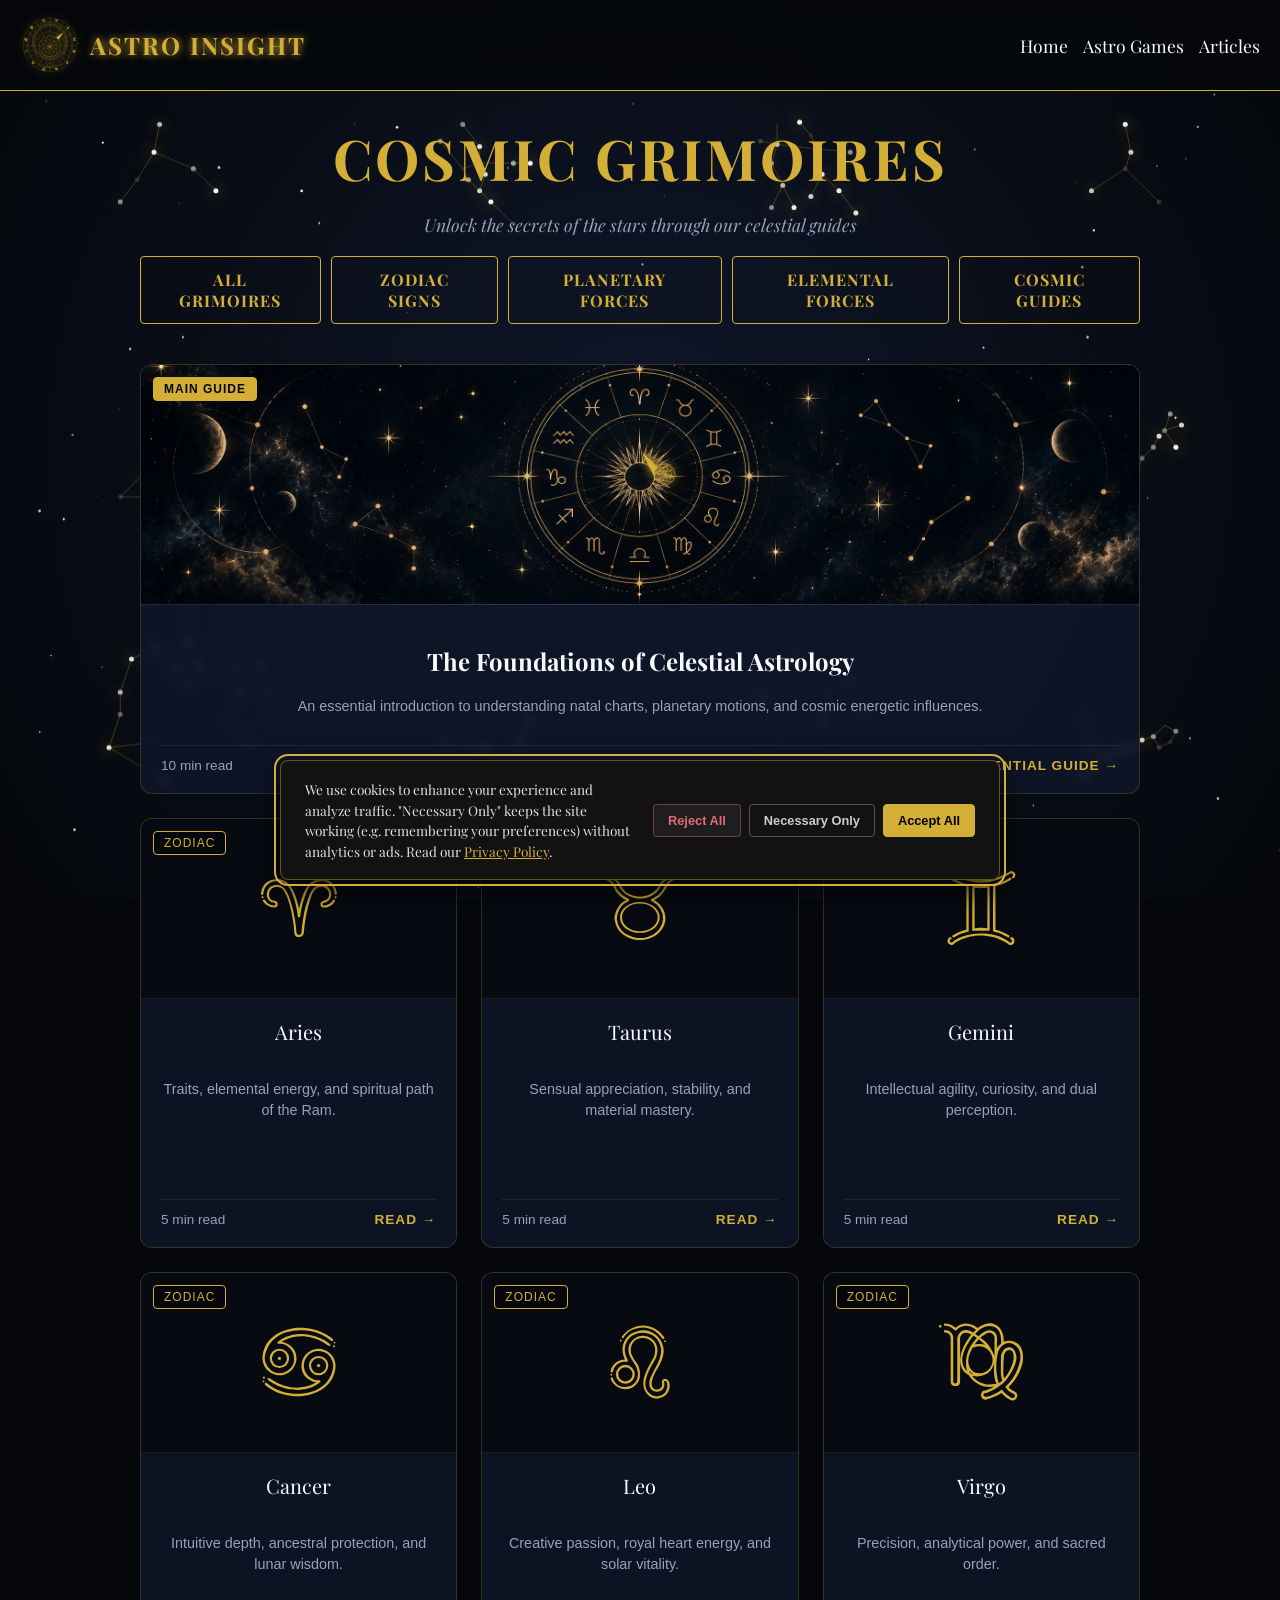
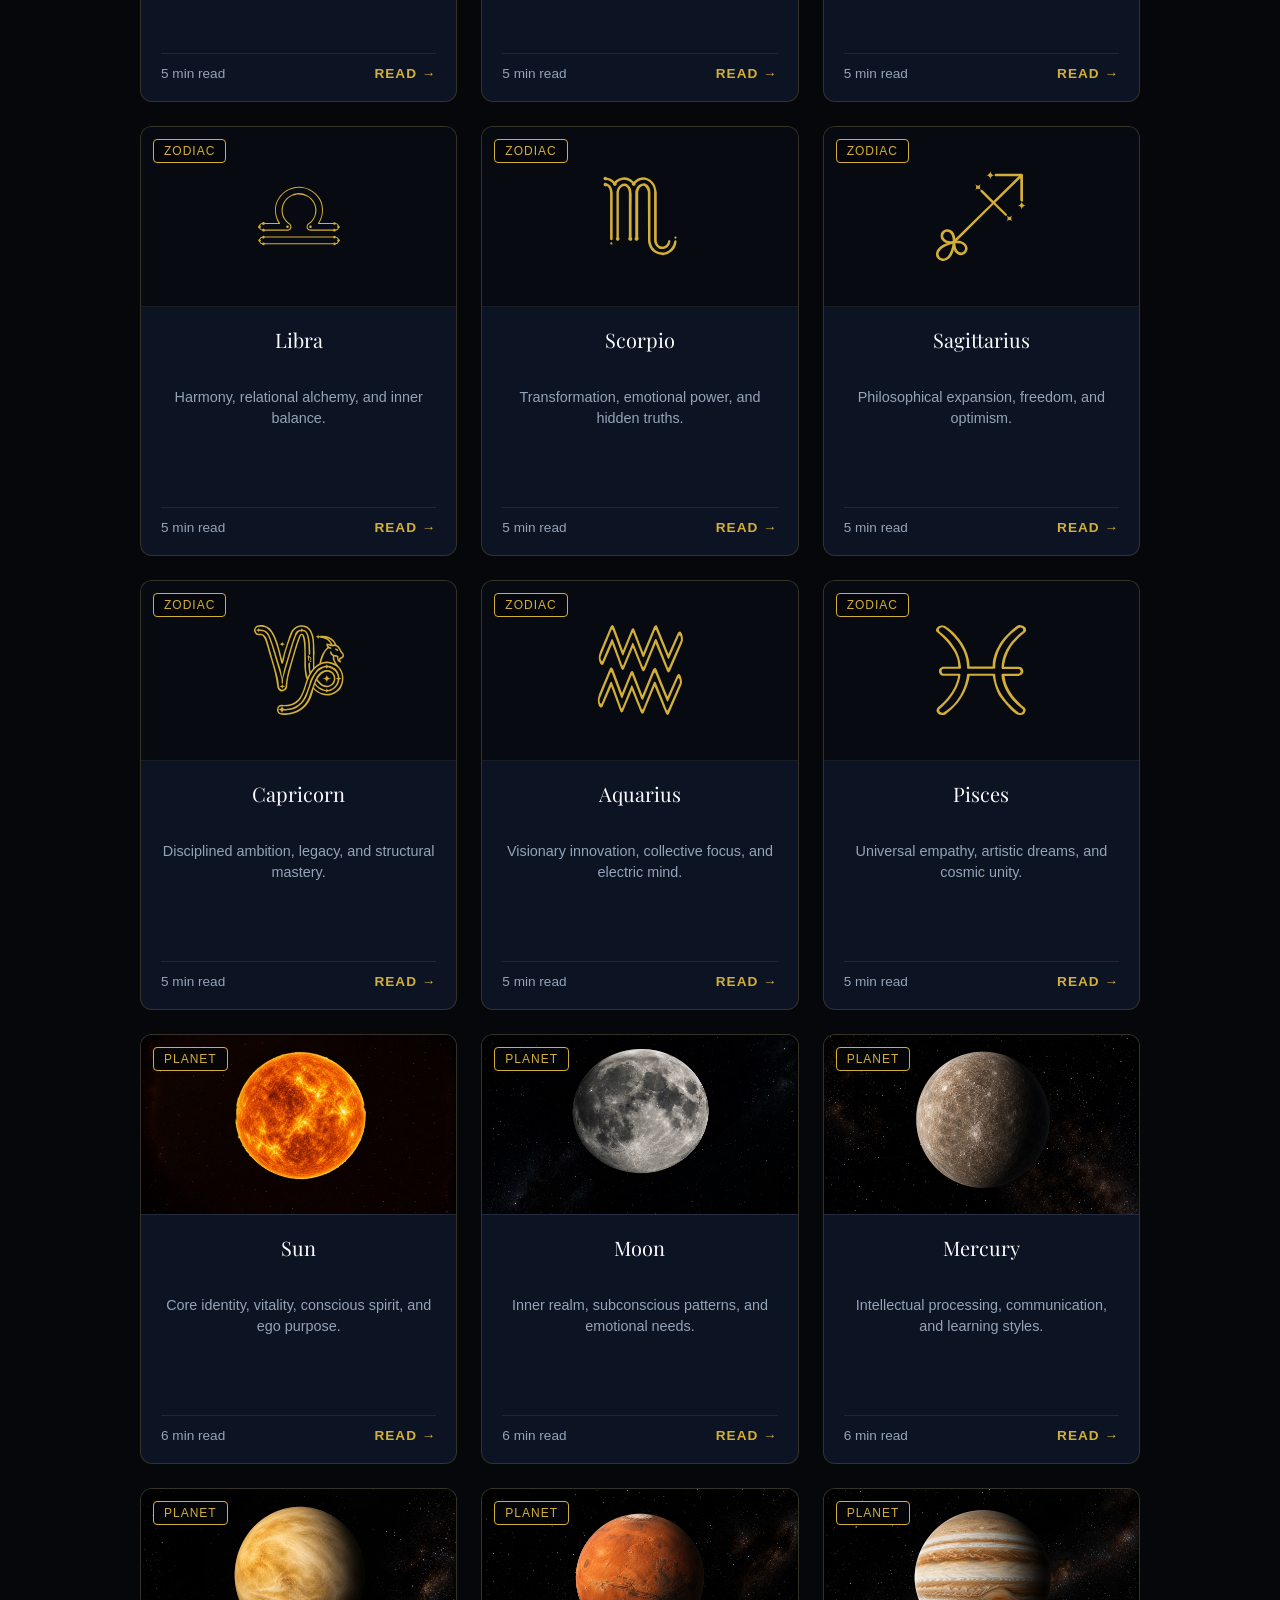
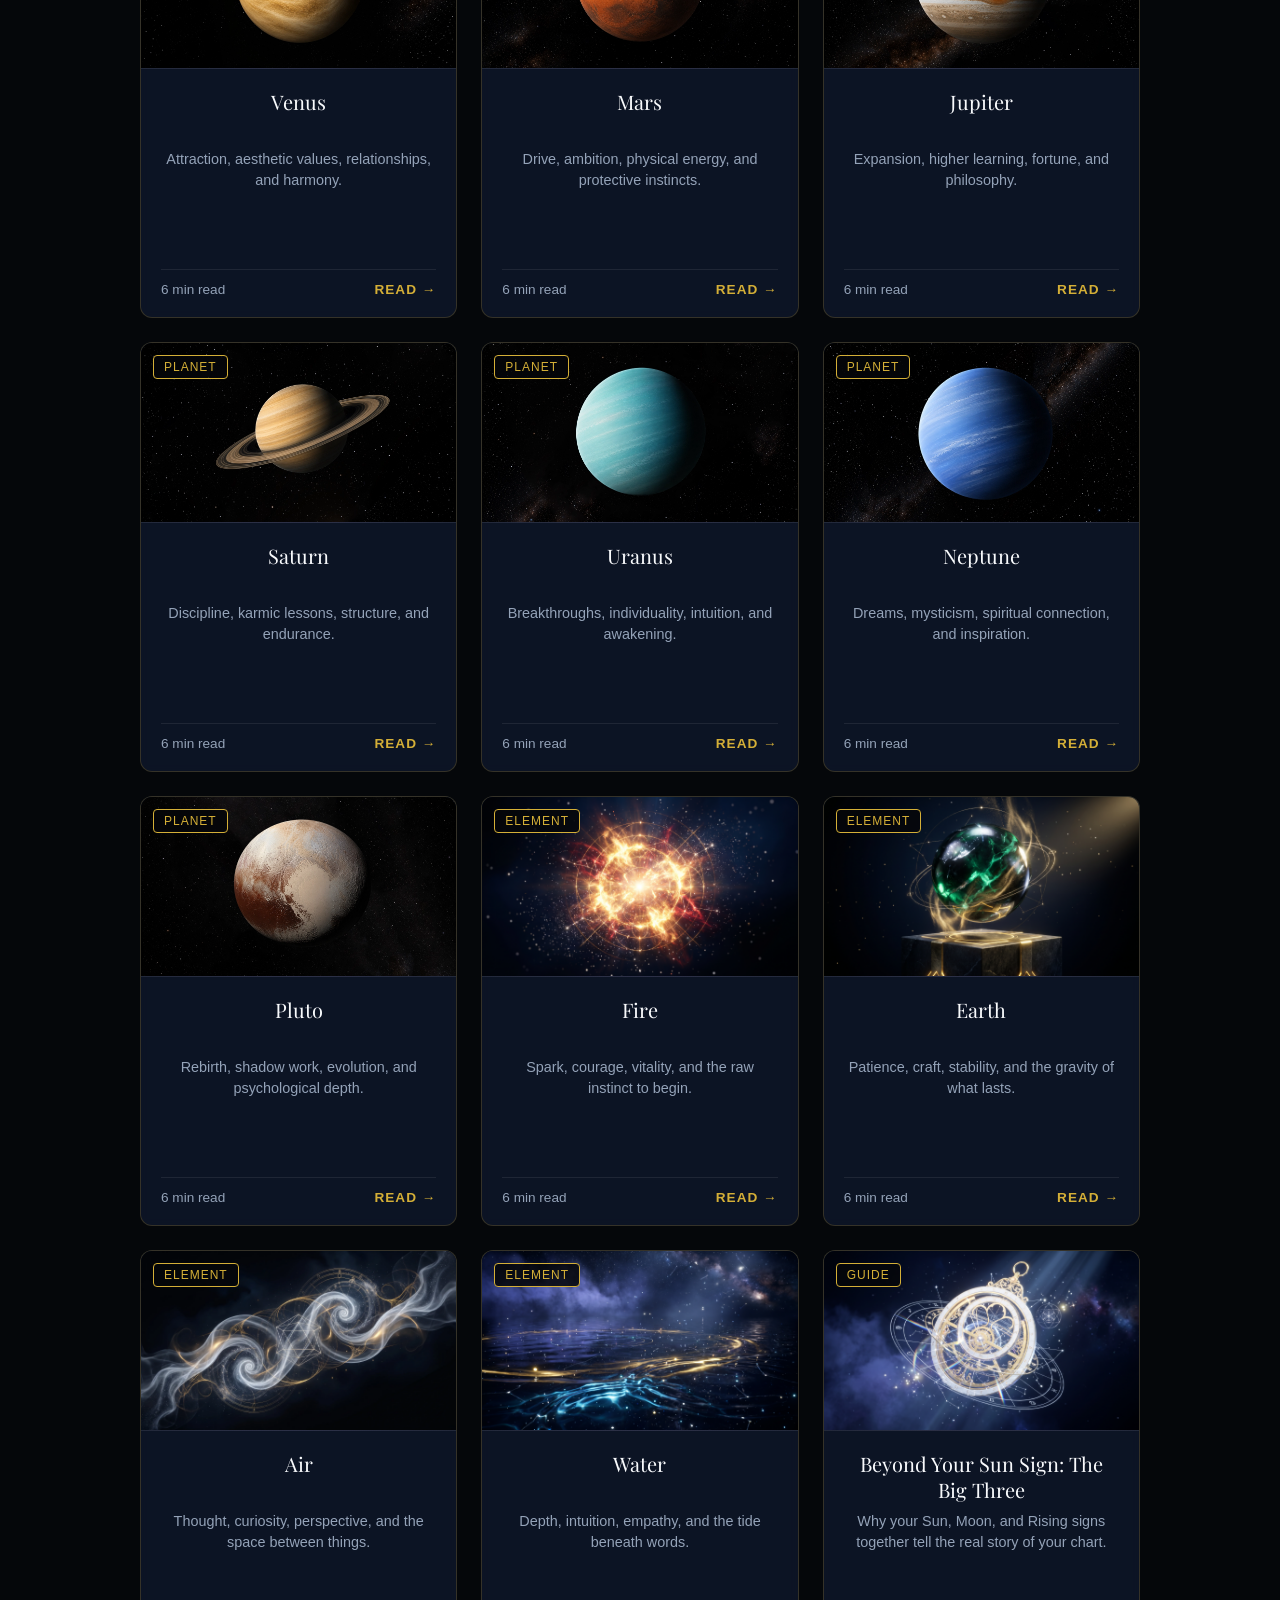
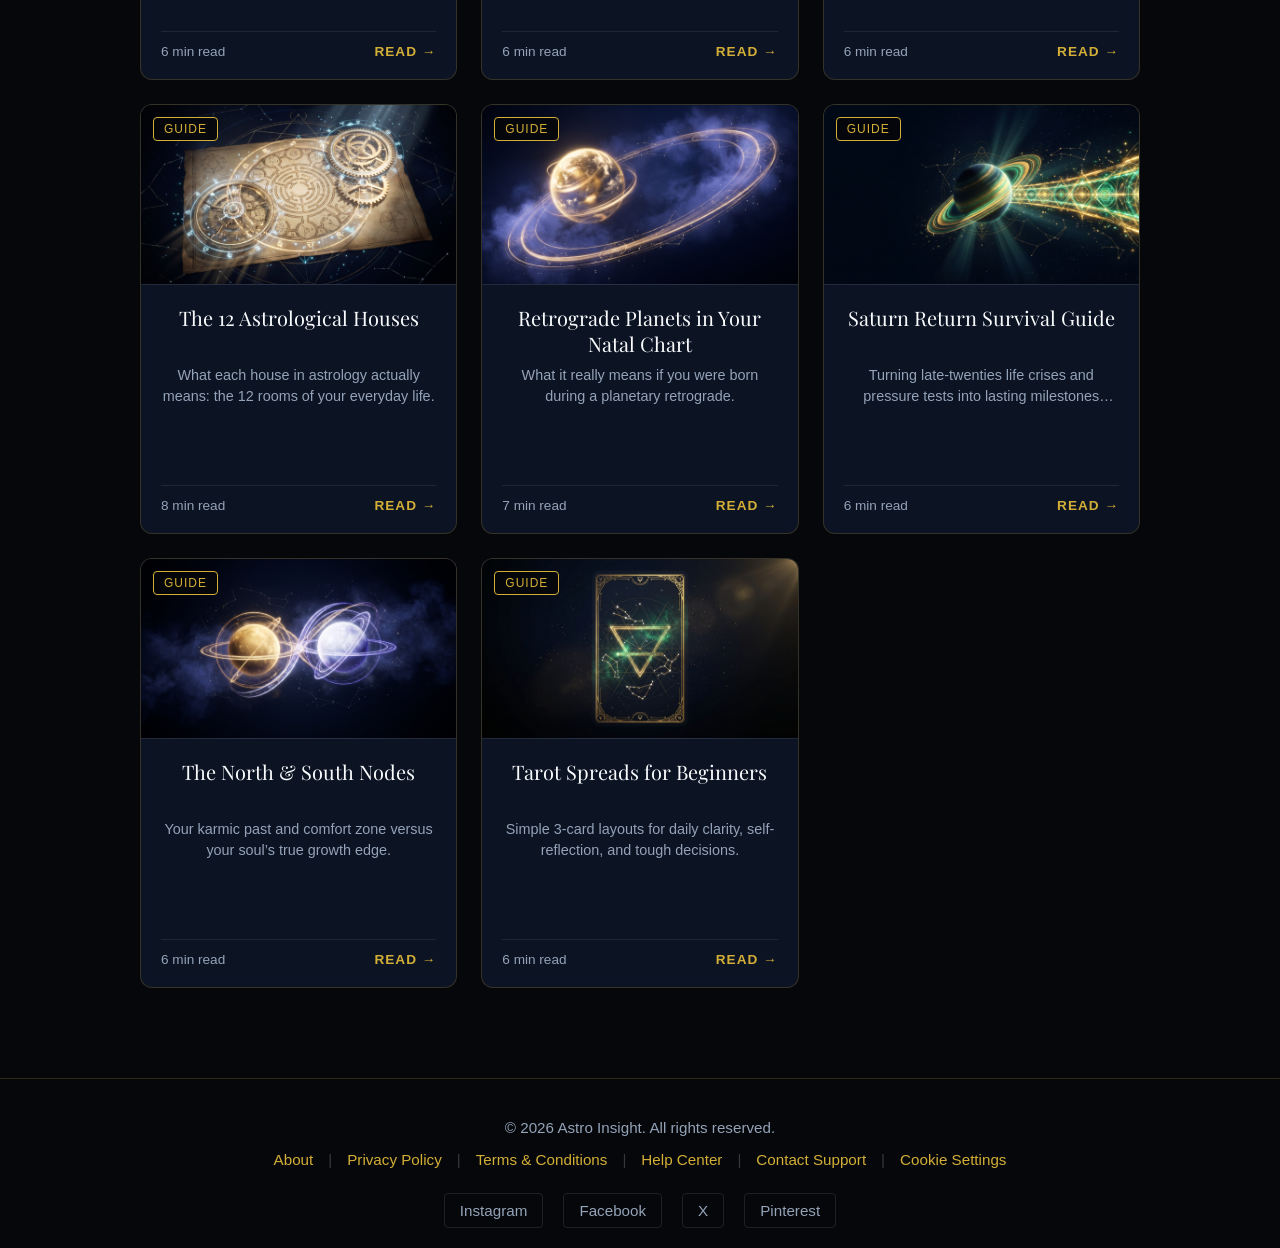
<file: pages/articles.html>
<!DOCTYPE html>
<html lang="en">
<head>
    <meta charset="UTF-8">
    <meta name="viewport" content="width=device-width, initial-scale=1.0">
        <script>
        window.dataLayer = window.dataLayer || [];
        function gtag() { dataLayer.push(arguments); }
        window.gtag = gtag;

        (function () {
            var COOKIE_KEY = 'astro_cookie_consent';
            var isGPCActivated = !!(navigator.globalPrivacyControl || window.globalPrivacyControl);
            var savedConsent = null;
            try { savedConsent = localStorage.getItem(COOKIE_KEY); } catch (e) {}

            function getConsentPayload(state) {
                var isGranted = state === 'granted';
                var isNecessary = state === 'necessary';
                return {
                    'analytics_storage': isGranted ? 'granted' : 'denied',
                    'ad_storage': isGranted ? 'granted' : 'denied',
                    'ad_user_data': isGranted ? 'granted' : 'denied',
                    'ad_personalization': isGranted ? 'granted' : 'denied',
                    'functionality_storage': (isGranted || isNecessary) ? 'granted' : 'denied',
                    'personalization_storage': (isGranted || isNecessary) ? 'granted' : 'denied',
                    'security_storage': 'granted',
                    'restricted_data_processing': !isGranted
                };
            }

            var initialState;
            if (isGPCActivated) {
                try { localStorage.setItem(COOKIE_KEY, 'denied'); } catch (e) {}
                initialState = 'denied';
            } else if (savedConsent === 'granted' || savedConsent === 'denied' || savedConsent === 'necessary') {
                initialState = savedConsent;
            } else {
                initialState = 'denied';
            }
            gtag('consent', 'default', getConsentPayload(initialState));

            window.__astroConsent = {
                COOKIE_KEY: COOKIE_KEY,
                isGPCActivated: isGPCActivated,
                savedConsent: savedConsent,
                getConsentPayload: getConsentPayload
            };
        })();
    </script>
    <title>Cosmic Articles & Astrology Guides | Astro Insight</title>
    <meta name="description" content="Deep dive into astrology. Explore our comprehensive guides on zodiac signs, planetary transits, and celestial readings.">
    <!-- Оновлено canonical link -->
    <link rel="canonical" href="https://astroinsight.space/pages/articles.html">
    
    <link href="https://fonts.googleapis.com/css2?family=Playfair+Display:ital,wght@0,400;0,700;1,400&display=swap" rel="stylesheet">
    <link rel="stylesheet" href="../css/style.css?v=20260901">
<!-- === ASTRO INSIGHT FAVICON & APP SET === -->
<link rel="icon" type="image/x-icon" href="../icon/logo.ico">
<link rel="icon" type="image/png" sizes="192x192" href="../icon/icon-192.png">
<link rel="apple-touch-icon" sizes="180x180" href="../icon/apple-touch-icon.png">
<meta name="theme-color" content="#0f172a"> 
</head>
<body>
    <!-- Твій кастомний курсор та зірковий фон -->
    
    <canvas id="starlight-canvas"></canvas>

    <!-- Навігація -->
   <nav class="navbar">
        <a href="../index.html" class="nav-logo-link" style="text-decoration: none; color: inherit; display: inline-flex;">
            <div class="nav-logo">
                <div class="logo-svg-container" id="site-logo-container"></div>
                <span class="nav-title">Astro Insight</span>
            </div>
        </a>

        <div class="nav-links" id="desktopNav">
            <a href="../index.html">Home</a>
            <a href="games.html">Astro Games</a>
            <a href="articles.html">Articles</a>
        </div> 

        <div class="hamburger" onclick="toggleMobileMenu()">
            <span></span><span></span><span></span>
        </div>
    </nav>

    <div class="mobile-menu" id="mobileMenu">
        <span class="close-menu" onclick="toggleMobileMenu()">&times;</span>
        
        <a href="../index.html" onclick="toggleMobileMenu()">Home</a>
        <a href="games.html" onclick="toggleMobileMenu()">Astro Games</a>
        <a href="articles.html" onclick="toggleMobileMenu()">Articles</a>
    </div>

    <!-- Головна частина -->
    <div class="container" style="margin-top: 120px;">
        <header>
            <h1>Cosmic Grimoires</h1>
            <p class="subtitle">Unlock the secrets of the stars through our celestial guides</p>
        </header>

        <!-- Фільтри -->
        <div class="selector-group" style="margin-bottom: 40px;">
            <button class="glow-btn outline active-filter" data-filter="all">All Grimoires</button>
            <button class="glow-btn outline" data-filter="zodiac">Zodiac Signs</button>
            <button class="glow-btn outline" data-filter="planets">Planetary Forces</button>
            <button class="glow-btn outline" data-filter="elements">Elemental Forces</button>
            <button class="glow-btn outline" data-filter="guides">Cosmic Guides</button>
            <!-- <button class="glow-btn outline" data-filter="compatibility">Cosmic Matches</button> -->
        </div>

        <!-- Сітка статей -->
        <div class="insights-grid" id="insightsGrid">
            
            <!-- 1. ГОЛОВНА ІНТРО СТАТТЯ -->
            <article class="insight-card featured-card" data-category="intro" style="grid-column: 1 / -1;">
                <a href="intro-astrology-guide.html">
                    <div class="insight-img-box" style="height: 240px;">
                        <img src="../image/cica.webp" alt="Welcome to astrology guide with celestial background" loading="lazy">
                        <span class="insight-badge" style="background: var(--glow-color); color: var(--bg-body); font-weight: bold;">Main Guide</span>
                    </div>
                    <div class="insight-body">
                        <h2>The Foundations of Celestial Astrology</h2>
                        <p>An essential introduction to understanding natal charts, planetary motions, and cosmic energetic influences.</p>
                        <div class="insight-footer"><span>10 min read</span><span class="read-more">Read Essential Guide &rarr;</span></div>
                    </div>
                </a>
            </article>

            <!-- 2. 12 СТАТЕЙ ЗОДІАКУ (Посилаються на свої одойменні .html файли) -->
            <article class="insight-card" data-category="zodiac" data-zodiac="Aries">
                <a href="../articles/zodiac/aries.html">
                    <div class="insight-img-box svg-box"><span class="insight-badge">Zodiac</span></div>
                    <div class="insight-body">
                        <h3>Aries</h3>
                        <p>Traits, elemental energy, and spiritual path of the Ram.</p>
                        <div class="insight-footer"><span>5 min read</span><span class="read-more">Read &rarr;</span></div>
                    </div>
                </a>
            </article>

            <article class="insight-card" data-category="zodiac" data-zodiac="Taurus">
                <a href="../articles/zodiac/taurus.html">
                    <div class="insight-img-box svg-box"><span class="insight-badge">Zodiac</span></div>
                    <div class="insight-body">
                        <h3>Taurus</h3>
                        <p>Sensual appreciation, stability, and material mastery.</p>
                        <div class="insight-footer"><span>5 min read</span><span class="read-more">Read &rarr;</span></div>
                    </div>
                </a>
            </article>

            <article class="insight-card" data-category="zodiac" data-zodiac="Gemini">
                <a href="../articles/zodiac/gemini.html">
                    <div class="insight-img-box svg-box"><span class="insight-badge">Zodiac</span></div>
                    <div class="insight-body">
                        <h3>Gemini</h3>
                        <p>Intellectual agility, curiosity, and dual perception.</p>
                        <div class="insight-footer"><span>5 min read</span><span class="read-more">Read &rarr;</span></div>
                    </div>
                </a>
            </article>

            <article class="insight-card" data-category="zodiac" data-zodiac="Cancer">
                <a href="../articles/zodiac/cancer.html">
                    <div class="insight-img-box svg-box"><span class="insight-badge">Zodiac</span></div>
                    <div class="insight-body">
                        <h3>Cancer</h3>
                        <p>Intuitive depth, ancestral protection, and lunar wisdom.</p>
                        <div class="insight-footer"><span>5 min read</span><span class="read-more">Read &rarr;</span></div>
                    </div>
                </a>
            </article>

            <article class="insight-card" data-category="zodiac" data-zodiac="Leo">
                <a href="../articles/zodiac/leo.html">
                    <div class="insight-img-box svg-box"><span class="insight-badge">Zodiac</span></div>
                    <div class="insight-body">
                        <h3>Leo</h3>
                        <p>Creative passion, royal heart energy, and solar vitality.</p>
                        <div class="insight-footer"><span>5 min read</span><span class="read-more">Read &rarr;</span></div>
                    </div>
                </a>
            </article>

            <article class="insight-card" data-category="zodiac" data-zodiac="Virgo">
                <a href="../articles/zodiac/virgo.html">
                    <div class="insight-img-box svg-box"><span class="insight-badge">Zodiac</span></div>
                    <div class="insight-body">
                        <h3>Virgo</h3>
                        <p>Precision, analytical power, and sacred order.</p>
                        <div class="insight-footer"><span>5 min read</span><span class="read-more">Read &rarr;</span></div>
                    </div>
                </a>
            </article>

            <article class="insight-card" data-category="zodiac" data-zodiac="Libra">
                <a href="../articles/zodiac/libra.html">
                    <div class="insight-img-box svg-box"><span class="insight-badge">Zodiac</span></div>
                    <div class="insight-body">
                        <h3>Libra</h3>
                        <p>Harmony, relational alchemy, and inner balance.</p>
                        <div class="insight-footer"><span>5 min read</span><span class="read-more">Read &rarr;</span></div>
                    </div>
                </a>
            </article>

            <article class="insight-card" data-category="zodiac" data-zodiac="Scorpio">
                <a href="../articles/zodiac/scorpio.html">
                    <div class="insight-img-box svg-box"><span class="insight-badge">Zodiac</span></div>
                    <div class="insight-body">
                        <h3>Scorpio</h3>
                        <p>Transformation, emotional power, and hidden truths.</p>
                        <div class="insight-footer"><span>5 min read</span><span class="read-more">Read &rarr;</span></div>
                    </div>
                </a>
            </article>

            <article class="insight-card" data-category="zodiac" data-zodiac="Sagittarius">
                <a href="../articles/zodiac/sagittarius.html">
                    <div class="insight-img-box svg-box"><span class="insight-badge">Zodiac</span></div>
                    <div class="insight-body">
                        <h3>Sagittarius</h3>
                        <p>Philosophical expansion, freedom, and optimism.</p>
                        <div class="insight-footer"><span>5 min read</span><span class="read-more">Read &rarr;</span></div>
                    </div>
                </a>
            </article>

            <article class="insight-card" data-category="zodiac" data-zodiac="Capricorn">
                <a href="../articles/zodiac/capricorn.html">
                    <div class="insight-img-box svg-box"><span class="insight-badge">Zodiac</span></div>
                    <div class="insight-body">
                        <h3>Capricorn</h3>
                        <p>Disciplined ambition, legacy, and structural mastery.</p>
                        <div class="insight-footer"><span>5 min read</span><span class="read-more">Read &rarr;</span></div>
                    </div>
                </a>
            </article>

            <article class="insight-card" data-category="zodiac" data-zodiac="Aquarius">
                <a href="../articles/zodiac/aquarius.html">
                    <div class="insight-img-box svg-box"><span class="insight-badge">Zodiac</span></div>
                    <div class="insight-body">
                        <h3>Aquarius</h3>
                        <p>Visionary innovation, collective focus, and electric mind.</p>
                        <div class="insight-footer"><span>5 min read</span><span class="read-more">Read &rarr;</span></div>
                    </div>
                </a>
            </article>

            <article class="insight-card" data-category="zodiac" data-zodiac="Pisces">
                <a href="../articles/zodiac/pisces.html">
                    <div class="insight-img-box svg-box"><span class="insight-badge">Zodiac</span></div>
                    <div class="insight-body">
                        <h3>Pisces</h3>
                        <p>Universal empathy, artistic dreams, and cosmic unity.</p>
                        <div class="insight-footer"><span>5 min read</span><span class="read-more">Read &rarr;</span></div>
                    </div>
                </a>
            </article>

            <!-- 3. 10 СТАТЕЙ ПРО ПЛАНЕТИ (.webp фото) -->
            <article class="insight-card" data-category="planets">
                <a href="../articles/planets/sun.html">
                    <div class="insight-img-box"><img src="../image/sun.webp" alt="Sun celestial body representing core identity in astrology" loading="lazy"><span class="insight-badge">Planet</span></div>
                    <div class="insight-body">
                        <h3>Sun</h3>
                        <p>Core identity, vitality, conscious spirit, and ego purpose.</p>
                        <div class="insight-footer"><span>6 min read</span><span class="read-more">Read &rarr;</span></div>
                    </div>
                </a>
            </article>

            <article class="insight-card" data-category="planets">
                <a href="../articles/planets/moon.html">
                    <div class="insight-img-box"><img src="../image/moon.webp" alt="Moon symbol representing inner emotions and subconscious" loading="lazy"><span class="insight-badge">Planet</span></div>
                    <div class="insight-body">
                        <h3>Moon</h3>
                        <p>Inner realm, subconscious patterns, and emotional needs.</p>
                        <div class="insight-footer"><span>6 min read</span><span class="read-more">Read &rarr;</span></div>
                    </div>
                </a>
            </article>

            <article class="insight-card" data-category="planets">
                <a href="../articles/planets/mercury.html">
                    <div class="insight-img-box"><img src="../image/mercury.webp" alt="Mercury planet representing communication and intellect" loading="lazy"><span class="insight-badge">Planet</span></div>
                    <div class="insight-body">
                        <h3>Mercury</h3>
                        <p>Intellectual processing, communication, and learning styles.</p>
                        <div class="insight-footer"><span>6 min read</span><span class="read-more">Read &rarr;</span></div>
                    </div>
                </a>
            </article>

            <article class="insight-card" data-category="planets">
                <a href="../articles/planets/venus.html">
                    <div class="insight-img-box"><img src="../image/venus.webp" alt="Venus planet representing love and aesthetics in the zodiac" loading="lazy"><span class="insight-badge">Planet</span></div>
                    <div class="insight-body">
                        <h3>Venus</h3>
                        <p>Attraction, aesthetic values, relationships, and harmony.</p>
                        <div class="insight-footer"><span>6 min read</span><span class="read-more">Read &rarr;</span></div>
                    </div>
                </a>
            </article>

            <article class="insight-card" data-category="planets">
                <a href="../articles/planets/mars.html">
                    <div class="insight-img-box"><img src="../image/mars.webp" alt="Mars planet symbol representing drive and action in astrology" loading="lazy"><span class="insight-badge">Planet</span></div>
                    <div class="insight-body">
                        <h3>Mars</h3>
                        <p>Drive, ambition, physical energy, and protective instincts.</p>
                        <div class="insight-footer"><span>6 min read</span><span class="read-more">Read &rarr;</span></div>
                    </div>
                </a>
            </article>

            <article class="insight-card" data-category="planets">
                <a href="../articles/planets/jupiter.html">
                    <div class="insight-img-box"><img src="../image/jupiter.webp" alt="Jupiter planet representing expansion and fortune in astrology" loading="lazy"><span class="insight-badge">Planet</span></div>
                    <div class="insight-body">
                        <h3>Jupiter</h3>
                        <p>Expansion, higher learning, fortune, and philosophy.</p>
                        <div class="insight-footer"><span>6 min read</span><span class="read-more">Read &rarr;</span></div>
                    </div>
                </a>
            </article>

            <article class="insight-card" data-category="planets">
                <a href="../articles/planets/saturn.html">
                    <div class="insight-img-box"><img src="../image/saturn.webp" alt="Saturn planet representing discipline and time in the birth chart" loading="lazy"><span class="insight-badge">Planet</span></div>
                    <div class="insight-body">
                        <h3>Saturn</h3>
                        <p>Discipline, karmic lessons, structure, and endurance.</p>
                        <div class="insight-footer"><span>6 min read</span><span class="read-more">Read &rarr;</span></div>
                    </div>
                </a>
            </article>

            <article class="insight-card" data-category="planets">
                <a href="../articles/planets/uranus.html">
                    <div class="insight-img-box"><img src="../image/uranus.webp" alt="Uranus planet representing sudden change and awakening" loading="lazy"><span class="insight-badge">Planet</span></div>
                    <div class="insight-body">
                        <h3>Uranus</h3>
                        <p>Breakthroughs, individuality, intuition, and awakening.</p>
                        <div class="insight-footer"><span>6 min read</span><span class="read-more">Read &rarr;</span></div>
                    </div>
                </a>
            </article>

            <article class="insight-card" data-category="planets">
                <a href="../articles/planets/neptune.html">
                    <div class="insight-img-box"><img src="../image/neptune.webp" alt="Neptune planet representing dreams and intuition in the zodiac" loading="lazy"><span class="insight-badge">Planet</span></div>
                    <div class="insight-body">
                        <h3>Neptune</h3>
                        <p>Dreams, mysticism, spiritual connection, and inspiration.</p>
                        <div class="insight-footer"><span>6 min read</span><span class="read-more">Read &rarr;</span></div>
                    </div>
                </a>
            </article>

            <article class="insight-card" data-category="planets">
                <a href="../articles/planets/pluto.html">
                    <div class="insight-img-box"><img src="../image/pluto.webp" alt="Pluto planet representing transformation and rebirth in astrology" loading="lazy"><span class="insight-badge">Planet</span></div>
                    <div class="insight-body">
                        <h3>Pluto</h3>
                        <p>Rebirth, shadow work, evolution, and psychological depth.</p>
                        <div class="insight-footer"><span>6 min read</span><span class="read-more">Read &rarr;</span></div>
                    </div>
                </a>
            </article>

            <!-- 4. 4 СТАТТІ ПРО СТИХІЇ (.webp фото) -->
            <article class="insight-card" data-category="elements">
                <a href="../articles/elements/fire.html">
                    <div class="insight-img-box"><img src="../image/fire.webp" alt="The Fire element representing spark, courage, and vitality in astrology" loading="lazy"><span class="insight-badge">Element</span></div>
                    <div class="insight-body">
                        <h3>Fire</h3>
                        <p>Spark, courage, vitality, and the raw instinct to begin.</p>
                        <div class="insight-footer"><span>6 min read</span><span class="read-more">Read &rarr;</span></div>
                    </div>
                </a>
            </article>

            <article class="insight-card" data-category="elements">
                <a href="../articles/elements/earth.html">
                    <div class="insight-img-box"><img src="../image/earth.webp" alt="The Earth element representing patience, craft, and stability in astrology" loading="lazy"><span class="insight-badge">Element</span></div>
                    <div class="insight-body">
                        <h3>Earth</h3>
                        <p>Patience, craft, stability, and the gravity of what lasts.</p>
                        <div class="insight-footer"><span>6 min read</span><span class="read-more">Read &rarr;</span></div>
                    </div>
                </a>
            </article>

            <article class="insight-card" data-category="elements">
                <a href="../articles/elements/air.html">
                    <div class="insight-img-box"><img src="../image/air.webp" alt="The Air element representing thought, curiosity, and connection in astrology" loading="lazy"><span class="insight-badge">Element</span></div>
                    <div class="insight-body">
                        <h3>Air</h3>
                        <p>Thought, curiosity, perspective, and the space between things.</p>
                        <div class="insight-footer"><span>6 min read</span><span class="read-more">Read &rarr;</span></div>
                    </div>
                </a>
            </article>

            <article class="insight-card" data-category="elements">
                <a href="../articles/elements/water.html">
                    <div class="insight-img-box"><img src="../image/water.webp" alt="The Water element representing depth, intuition, and emotion in astrology" loading="lazy"><span class="insight-badge">Element</span></div>
                    <div class="insight-body">
                        <h3>Water</h3>
                        <p>Depth, intuition, empathy, and the tide beneath words.</p>
                        <div class="insight-footer"><span>6 min read</span><span class="read-more">Read &rarr;</span></div>
                    </div>
                </a>
            </article>

            <!-- 5. COSMIC GUIDES (.webp фото) -->
            <article class="insight-card" data-category="guides">
                <a href="../articles/guides/big-three.html">
                    <div class="insight-img-box"><img src="../image/big-three.webp" alt="Sun, Moon, and Rising signs representing the Big Three in astrology" loading="lazy"><span class="insight-badge">Guide</span></div>
                    <div class="insight-body">
                        <h3>Beyond Your Sun Sign: The Big Three</h3>
                        <p>Why your Sun, Moon, and Rising signs together tell the real story of your chart.</p>
                        <div class="insight-footer"><span>6 min read</span><span class="read-more">Read &rarr;</span></div>
                    </div>
                </a>
            </article>

            <article class="insight-card" data-category="guides">
                <a href="../articles/guides/astrological-houses.html">
                    <div class="insight-img-box"><img src="../image/astrological-houses.webp" alt="The 12 astrological houses representing different rooms of life in a birth chart" loading="lazy"><span class="insight-badge">Guide</span></div>
                    <div class="insight-body">
                        <h3>The 12 Astrological Houses</h3>
                        <p>What each house in astrology actually means: the 12 rooms of your everyday life.</p>
                        <div class="insight-footer"><span>8 min read</span><span class="read-more">Read &rarr;</span></div>
                    </div>
                </a>
            </article>

            <article class="insight-card" data-category="guides">
                <a href="../articles/guides/retrograde-planets.html">
                    <div class="insight-img-box"><img src="../image/retrograde-planets.webp" alt="Retrograde planets in a natal birth chart" loading="lazy"><span class="insight-badge">Guide</span></div>
                    <div class="insight-body">
                        <h3>Retrograde Planets in Your Natal Chart</h3>
                        <p>What it really means if you were born during a planetary retrograde.</p>
                        <div class="insight-footer"><span>7 min read</span><span class="read-more">Read &rarr;</span></div>
                    </div>
                </a>
            </article>

            <article class="insight-card" data-category="guides">
                <a href="../articles/guides/saturn-return.html">
                    <div class="insight-img-box"><img src="../image/saturn-return.webp" alt="Saturn Return survival guide for ages 27 to 30" loading="lazy"><span class="insight-badge">Guide</span></div>
                    <div class="insight-body">
                        <h3>Saturn Return Survival Guide</h3>
                        <p>Turning late-twenties life crises and pressure tests into lasting milestones (ages 27–30).</p>
                        <div class="insight-footer"><span>6 min read</span><span class="read-more">Read &rarr;</span></div>
                    </div>
                </a>
            </article>

            <article class="insight-card" data-category="guides">
                <a href="../articles/guides/lunar-nodes.html">
                    <div class="insight-img-box"><img src="../image/lunar-nodes.webp" alt="The North and South Lunar Nodes in astrology" loading="lazy"><span class="insight-badge">Guide</span></div>
                    <div class="insight-body">
                        <h3>The North &amp; South Nodes</h3>
                        <p>Your karmic past and comfort zone versus your soul’s true growth edge.</p>
                        <div class="insight-footer"><span>6 min read</span><span class="read-more">Read &rarr;</span></div>
                    </div>
                </a>
            </article>

            <article class="insight-card" data-category="guides">
                <a href="../articles/guides/tarot-spreads.html">
                    <div class="insight-img-box"><img src="../image/tarot-spreads.webp" alt="Tarot spreads for beginners with three-card layouts" loading="lazy"><span class="insight-badge">Guide</span></div>
                    <div class="insight-body">
                        <h3>Tarot Spreads for Beginners</h3>
                        <p>Simple 3-card layouts for daily clarity, self-reflection, and tough decisions.</p>
                        <div class="insight-footer"><span>6 min read</span><span class="read-more">Read &rarr;</span></div>
                    </div>
                </a>
            </article>

        </div>
    </div>

    <footer class="site-footer">
        <p>&copy; 2026 Astro Insight. All rights reserved.</p>
        <div class="footer-links">
            <a href="about.html">About</a>
            <span class="divider">|</span>
            <a href="privacy.html">Privacy Policy</a>
            <span class="divider">|</span>
            <a href="terms.html">Terms & Conditions</a>
            <span class="divider">|</span>
            <a href="helpcenter.html">Help Center</a>
            <span class="divider">|</span>
            <a href="support.html">Contact Support</a>
        <span class="divider">|</span>
        <a href="#" onclick="if(window.showCookieBanner) window.showCookieBanner(); return false;">Cookie Settings</a>
        </div>
        
        <div class="social-links">
             <a href="https://www.instagram.com/_astroinsight_/" target="_blank" rel="noopener">Instagram</a>
             <a href="https://www.facebook.com/profile.php?id=61589576716944" target="_blank" rel="noopener">Facebook</a>
             <a href="https://x.com/_Astro_Insight_" target="_blank" rel="noopener">X</a>
             <a href="https://www.pinterest.com/astroinsightspace/" target="_blank" rel="noopener">Pinterest</a>
        </div>
    </footer>

    <script src="../js/utils.js" defer></script>
    <script src="../js/canvas.js" defer></script>
    <script src="../js/ui.js" defer></script>
    <script src="../js/widgets.js" defer></script>
<script src="../js/cookie-consent.js"></script>
</body>
</html>
</file>
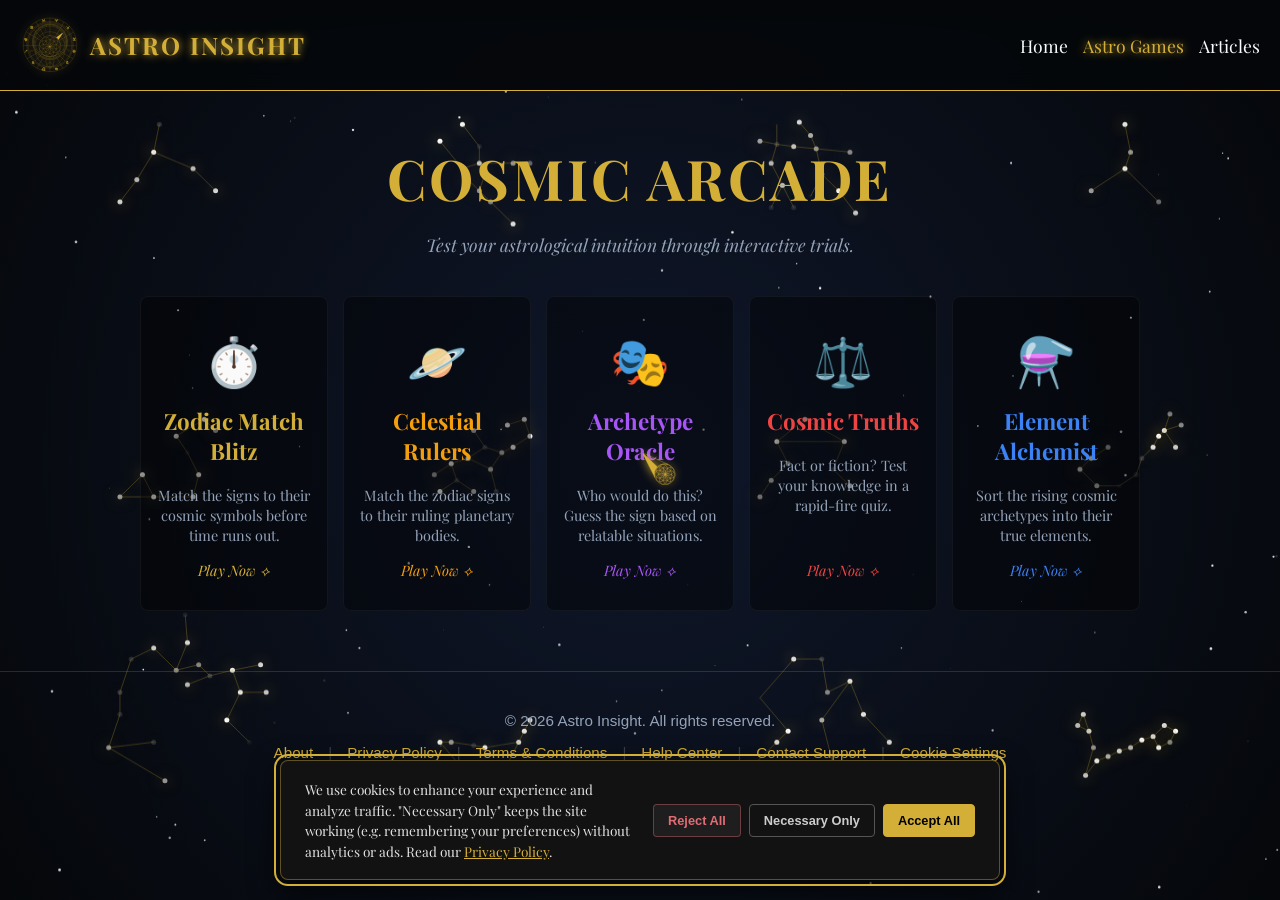
<file: pages/games.html>
<!DOCTYPE html>
<html lang="en">
<head>
    <meta charset="UTF-8">
    <meta name="viewport" content="width=device-width, initial-scale=1.0">
        <script>
        window.dataLayer = window.dataLayer || [];
        function gtag() { dataLayer.push(arguments); }
        window.gtag = gtag;

        (function () {
            var COOKIE_KEY = 'astro_cookie_consent';
            var isGPCActivated = !!(navigator.globalPrivacyControl || window.globalPrivacyControl);
            var savedConsent = null;
            try { savedConsent = localStorage.getItem(COOKIE_KEY); } catch (e) {}

            function getConsentPayload(state) {
                var isGranted = state === 'granted';
                var isNecessary = state === 'necessary';
                return {
                    'analytics_storage': isGranted ? 'granted' : 'denied',
                    'ad_storage': isGranted ? 'granted' : 'denied',
                    'ad_user_data': isGranted ? 'granted' : 'denied',
                    'ad_personalization': isGranted ? 'granted' : 'denied',
                    'functionality_storage': (isGranted || isNecessary) ? 'granted' : 'denied',
                    'personalization_storage': (isGranted || isNecessary) ? 'granted' : 'denied',
                    'security_storage': 'granted',
                    'restricted_data_processing': !isGranted
                };
            }

            var initialState;
            if (isGPCActivated) {
                try { localStorage.setItem(COOKIE_KEY, 'denied'); } catch (e) {}
                initialState = 'denied';
            } else if (savedConsent === 'granted' || savedConsent === 'denied' || savedConsent === 'necessary') {
                initialState = savedConsent;
            } else {
                initialState = 'denied';
            }
            gtag('consent', 'default', getConsentPayload(initialState));

            window.__astroConsent = {
                COOKIE_KEY: COOKIE_KEY,
                isGPCActivated: isGPCActivated,
                savedConsent: savedConsent,
                getConsentPayload: getConsentPayload
            };
        })();
    </script>
    <title>Astro Games & Cosmic Arcade | Astro Insight</title>
    <meta name="description" content="Test your astrology knowledge in the Cosmic Arcade. Play fast-paced quizzes on zodiac signs, planetary rulers, elements, and archetypes.">
    <link rel="canonical" href="https://astroinsight.space/pages/games.html">
    <meta property="og:type" content="website">
    <meta property="og:title" content="Astro Games & Cosmic Arcade | Astro Insight">
    <meta property="og:description" content="Test your astrology knowledge in the Cosmic Arcade. Play fast-paced quizzes on zodiac signs, planetary rulers, elements, and archetypes.">
    <meta property="og:url" content="https://astroinsight.space/pages/games.html">

    <link rel="stylesheet" href="../css/style.css?v=20260901">
    <link href="https://fonts.googleapis.com/css2?family=Playfair+Display:ital,wght@0,400;0,700;1,400&display=swap" rel="stylesheet">
<!-- === ASTRO INSIGHT FAVICON & APP SET === -->
<link rel="icon" type="image/x-icon" href="../icon/logo.ico">
<link rel="icon" type="image/png" sizes="192x192" href="../icon/icon-192.png">
<link rel="apple-touch-icon" sizes="180x180" href="../icon/apple-touch-icon.png">
<meta name="theme-color" content="#0f172a"> </head>
<body>
    <canvas id="starlight-canvas"></canvas>

    <nav class="navbar">
        <a href="../index.html" class="nav-logo-link" style="text-decoration: none; color: inherit; display: inline-flex;">
            <div class="nav-logo">
                <div class="logo-svg-container" id="site-logo-container"></div>
                <span class="nav-title" id="site-title-container">Astro Insight</span>
            </div>
        </a>

        <div class="nav-links" id="desktopNav">
            <a href="../index.html">Home</a>
            <a href="games.html" style="color: var(--glow-color); text-shadow: 0 0 8px var(--glow-color);">Astro Games</a>
            <a href="articles.html">Articles</a>
        </div> 

        <div class="hamburger" onclick="toggleMobileMenu()">
            <span></span><span></span><span></span>
        </div>
    </nav>

    <div class="mobile-menu" id="mobileMenu">
        <span class="close-menu" onclick="toggleMobileMenu()">&times;</span>
        
        <a href="../index.html" onclick="toggleMobileMenu()">Home</a>
        <a href="games.html" onclick="toggleMobileMenu()" style="color: var(--glow-color);">Astro Games</a>
        <a href="articles.html" onclick="toggleMobileMenu()">Articles</a>

        <button class="reset-btn" onclick="clearAura(); toggleMobileMenu()" style="margin-top: 15px; font-size: 1.2rem; padding: 10px 20px;">
            Clear Aura ✦
        </button>
    </div>

    <!-- MAIN CONTENT -->
    <div class="container" style="margin-top: 140px; margin-bottom: 60px;">
        
        <!-- HUB VIEW: JÁTÉKVÁLASZTÓ -->
        <div id="hubView">
            <header style="text-align: center; margin-bottom: 40px;">
                <h1 style="color: var(--glow-color); text-transform: uppercase; letter-spacing: 3px;">Cosmic Arcade</h1>
                <p class="subtitle">Test your astrological intuition through interactive trials.</p>
            </header>

            <div class="zodiac-grid" style="grid-template-columns: repeat(5, 1fr);">
                <!-- 1. Match Blitz -->
                <div class="card" style="padding: 30px 15px; display: flex; flex-direction: column;" onclick="openGame('blitz')">
                    <div class="icon" style="color: var(--glow-color); font-size: 3rem; margin-bottom: 15px;">⏱️</div>
                    <h3 style="color: var(--glow-color);">Zodiac Match Blitz</h3>
                    <p style="font-size: 0.9rem; color: var(--text-muted); margin-bottom: 15px; flex-grow: 1;">Match the signs to their cosmic symbols before time runs out.</p>
                    <span class="sign-motto" style="color: var(--glow-color); margin-top: auto;">Play Now ⟡</span>
                </div>
                <!-- 2. Rulers -->
                <div class="card" style="padding: 30px 15px; display: flex; flex-direction: column;" onclick="openGame('ruler')">
                    <div class="icon" style="color: #f59e0b; font-size: 3rem; margin-bottom: 15px;">🪐</div>
                    <h3 style="color: #f59e0b;">Celestial Rulers</h3>
                    <p style="font-size: 0.9rem; color: var(--text-muted); margin-bottom: 15px; flex-grow: 1;">Match the zodiac signs to their ruling planetary bodies.</p>
                    <span class="sign-motto" style="color: #f59e0b; margin-top: auto;">Play Now ⟡</span>
                </div>
                <!-- 3. Archetype -->
                <div class="card" style="padding: 30px 15px; display: flex; flex-direction: column;" onclick="openGame('archetype')">
                    <div class="icon" style="color: #a855f7; font-size: 3rem; margin-bottom: 15px;">🎭</div>
                    <h3 style="color: #a855f7;">Archetype Oracle</h3>
                    <p style="font-size: 0.9rem; color: var(--text-muted); margin-bottom: 15px; flex-grow: 1;">Who would do this? Guess the sign based on relatable situations.</p>
                    <span class="sign-motto" style="color: #a855f7; margin-top: auto;">Play Now ⟡</span>
                </div>
                <!-- 4. Truths -->
                <div class="card" style="padding: 30px 15px; display: flex; flex-direction: column;" onclick="openGame('truth')">
                    <div class="icon" style="color: #ef4444; font-size: 3rem; margin-bottom: 15px;">⚖️</div>
                    <h3 style="color: #ef4444;">Cosmic Truths</h3>
                    <p style="font-size: 0.9rem; color: var(--text-muted); margin-bottom: 15px; flex-grow: 1;">Fact or fiction? Test your knowledge in a rapid-fire quiz.</p>
                    <span class="sign-motto" style="color: #ef4444; margin-top: auto;">Play Now ⟡</span>
                </div>
                <!-- 5. Alchemist -->
                <div class="card" style="padding: 30px 15px; display: flex; flex-direction: column;" onclick="openGame('alchemist')">
                    <div class="icon" style="color: #3b82f6; font-size: 3rem; margin-bottom: 15px;">⚗️</div>
                    <h3 style="color: #3b82f6;">Element Alchemist</h3>
                    <p style="font-size: 0.9rem; color: var(--text-muted); margin-bottom: 15px; flex-grow: 1;">Sort the rising cosmic archetypes into their true elements.</p>
                    <span class="sign-motto" style="color: #3b82f6; margin-top: auto;">Play Now ⟡</span>
                </div>

                <!-- ==========================================
                     HIDDEN CARDS (6-15) - TO BE ENABLED LATER
                     ========================================== -->
                <!--
                <div class="card" style="padding: 30px 15px; display: flex; flex-direction: column;" onclick="openGame('tracer')">
                    <div class="icon" style="color: #00BCD4; font-size: 3rem; margin-bottom: 15px;">🌌</div>
                    <h3 style="color: #00BCD4;">Constellation Tracer</h3>
                    <p style="font-size: 0.9rem; color: var(--text-muted); margin-bottom: 15px; flex-grow: 1;">Identify the zodiac signs based purely on their actual star maps.</p>
                    <span class="sign-motto" style="color: #00BCD4; margin-top: auto;">Play Now ⟡</span>
                </div>
                
                <div class="card" style="padding: 30px 15px; display: flex; flex-direction: column;" onclick="openGame('tarot')">
                    <div class="icon" style="color: #c084fc; font-size: 3rem; margin-bottom: 15px;">🃏</div>
                    <h3 style="color: #c084fc;">Tarot Memory Matrix</h3>
                    <p style="font-size: 0.9rem; color: var(--text-muted); margin-bottom: 15px; flex-grow: 1;">Match the Major Arcana cards in this cosmic memory challenge.</p>
                    <span class="sign-motto" style="color: #c084fc; margin-top: auto;">Play Now ⟡</span>
                </div>
                
                <div class="card" style="padding: 30px 15px; display: flex; flex-direction: column;" onclick="openGame('chemistry')">
                    <div class="icon" style="color: #f43f5e; font-size: 3rem; margin-bottom: 15px;">🧲</div>
                    <h3 style="color: #f43f5e;">Cosmic Chemistry</h3>
                    <p style="font-size: 0.9rem; color: var(--text-muted); margin-bottom: 15px; flex-grow: 1;">Soulmates, Challenging, or Wildcard? Guess the synastry of signs.</p>
                    <span class="sign-motto" style="color: #f43f5e; margin-top: auto;">Play Now ⟡</span>
                </div>
                
                <div class="card" style="padding: 30px 15px; display: flex; flex-direction: column;" onclick="openGame('retrograde')">
                    <div class="icon" style="color: #fbbf24; font-size: 3rem; margin-bottom: 15px;">🔄</div>
                    <h3 style="color: #fbbf24;">Retrograde Roulette</h3>
                    <p style="font-size: 0.9rem; color: var(--text-muted); margin-bottom: 15px; flex-grow: 1;">Green Light or Hold Off? Make choices during planetary retrogrades.</p>
                    <span class="sign-motto" style="color: #fbbf24; margin-top: auto;">Play Now ⟡</span>
                </div>
                
                <div class="card" style="padding: 30px 15px; display: flex; flex-direction: column;" onclick="openGame('moon')">
                    <div class="icon" style="color: #94a3b8; font-size: 3rem; margin-bottom: 15px;">🌘</div>
                    <h3 style="color: #94a3b8;">Moon Phase Master</h3>
                    <p style="font-size: 0.9rem; color: var(--text-muted); margin-bottom: 15px; flex-grow: 1;">Match the lunar phases to their true cosmic intentions.</p>
                    <span class="sign-motto" style="color: #94a3b8; margin-top: auto;">Play Now ⟡</span>
                </div>
                
                <div class="card" style="padding: 30px 15px; display: flex; flex-direction: column;" onclick="openGame('aspects')">
                    <div class="icon" style="color: #6366f1; font-size: 3rem; margin-bottom: 15px;">📐</div>
                    <h3 style="color: #6366f1;">Aspect Alignment</h3>
                    <p style="font-size: 0.9rem; color: var(--text-muted); margin-bottom: 15px; flex-grow: 1;">Master Trines, Squares, and Oppositions in planetary geometry.</p>
                    <span class="sign-motto" style="color: #6366f1; margin-top: auto;">Play Now ⟡</span>
                </div>
                
                <div class="card" style="padding: 30px 15px; display: flex; flex-direction: column;" onclick="openGame('houses')">
                    <div class="icon" style="color: #14b8a6; font-size: 3rem; margin-bottom: 15px;">🏛️</div>
                    <h3 style="color: #14b8a6;">House Ruler</h3>
                    <p style="font-size: 0.9rem; color: var(--text-muted); margin-bottom: 15px; flex-grow: 1;">Match the 12 astrological houses to their core life domains.</p>
                    <span class="sign-motto" style="color: #14b8a6; margin-top: auto;">Play Now ⟡</span>
                </div>
                
                <div class="card" style="padding: 30px 15px; display: flex; flex-direction: column;" onclick="openGame('eclipse')">
                    <div class="icon" style="color: #8b5cf6; font-size: 3rem; margin-bottom: 15px;">🌗</div>
                    <h3 style="color: #8b5cf6;">Eclipse Alchemist</h3>
                    <p style="font-size: 0.9rem; color: var(--text-muted); margin-bottom: 15px; flex-grow: 1;">Navigate Solar and Lunar eclipses with correct spiritual actions.</p>
                    <span class="sign-motto" style="color: #8b5cf6; margin-top: auto;">Play Now ⟡</span>
                </div>
                
                <div class="card" style="padding: 30px 15px; display: flex; flex-direction: column;" onclick="openGame('balance')">
                    <div class="icon" style="color: #10b981; font-size: 3rem; margin-bottom: 15px;">⚖️</div>
                    <h3 style="color: #10b981;">Element Balance</h3>
                    <p style="font-size: 0.9rem; color: var(--text-muted); margin-bottom: 15px; flex-grow: 1;">Identify the dominant element driving various life situations.</p>
                    <span class="sign-motto" style="color: #10b981; margin-top: auto;">Play Now ⟡</span>
                </div>
                
                <div class="card" style="padding: 30px 15px; display: flex; flex-direction: column;" onclick="openGame('traveler')">
                    <div class="icon" style="color: #f97316; font-size: 3rem; margin-bottom: 15px;">⏳</div>
                    <h3 style="color: #f97316;">Celestial Time Traveler</h3>
                    <p style="font-size: 0.9rem; color: var(--text-muted); margin-bottom: 15px; flex-grow: 1;">Guess historical cosmic alignments and era-defining planetary shifts.</p>
                    <span class="sign-motto" style="color: #f97316; margin-top: auto;">Play Now ⟡</span>
                </div>
                -->
            </div>
        </div>

        <!-- GAME VIEW 1: ZODIAC MATCH BLITZ -->
        <div id="blitzView" style="display: none;">
            <header style="text-align: center; margin-bottom: 30px;">
                <h1 style="color: var(--glow-color); text-transform: uppercase; letter-spacing: 3px;">Zodiac Match Blitz</h1>
                <p class="subtitle">Select your first card to start the timer.</p>
                <div style="display: flex; gap: 15px; justify-content: center; margin-top: 15px;">
                    <button class="glow-btn outline" onclick="returnToHub()" style="padding: 8px 20px; font-size: 0.9rem;">← Hub</button>
                    <button class="glow-btn outline" onclick="resetBlitzGame()" style="padding: 8px 20px; font-size: 0.9rem;">Restart ⟲</button>
                </div>
            </header>
            <div class="blitz-stats-header">
                <div class="blitz-stat-group">
                    <div class="blitz-stat-box"><span class="blitz-stat-label">High Score</span><span class="blitz-stat-value" id="blitz-highscore" style="color: var(--glow-color);">0</span></div>
                    <div class="blitz-stat-box"><span class="blitz-stat-label">Correct</span><span class="blitz-stat-value" id="blitz-correct">0</span></div>
                </div>
                <div class="blitz-stat-group">
                    <div class="blitz-stat-box"><span class="blitz-stat-label">Guesses Left</span><span class="blitz-stat-value" id="blitz-guesses">15</span></div>
                    <div class="blitz-stat-box"><span class="blitz-stat-label">Timer</span><span class="blitz-stat-value" id="blitz-timer">01:00</span></div>
                </div>
            </div>
            <div class="blitz-game-board">
                <div class="blitz-panel" id="blitz-text-panel"></div>
                <div class="blitz-panel" id="blitz-icon-panel"></div>
            </div>
        </div>

        <!-- GAME VIEW 2: ELEMENT ALCHEMIST -->
        <div id="alchemistView" style="display: none;">
            <header style="text-align: center; margin-bottom: 30px;">
                <h1 style="color: #3b82f6; text-transform: uppercase; letter-spacing: 3px;">Element Alchemist</h1>
                <p class="subtitle">Sort as many signs as you can in 2 minutes!</p>
                <div style="display: flex; gap: 15px; justify-content: center; margin-top: 15px;">
                    <button class="glow-btn outline" onclick="returnToHub()" style="padding: 8px 20px; font-size: 0.9rem; border-color: #3b82f6; color: #3b82f6;">← Hub</button>
                    <button class="glow-btn outline" onclick="initAlchemistGame()" style="padding: 8px 20px; font-size: 0.9rem; border-color: #3b82f6; color: #3b82f6;">Restart ⟲</button>
                </div>
            </header>
            <div class="blitz-stats-header" style="max-width: 500px; justify-content: space-around;">
                <div class="blitz-stat-box"><span class="blitz-stat-label">High Score</span><span class="blitz-stat-value" id="alchemist-highscore" style="color: #3b82f6;">0</span></div>
                <div class="blitz-stat-box"><span class="blitz-stat-label">Score</span><span class="blitz-stat-value" id="alchemist-score">0</span></div>
                <div class="blitz-stat-box"><span class="blitz-stat-label">Timer</span><span class="blitz-stat-value" id="alchemist-timer">02:00</span></div>
            </div>
            <div style="display: flex; flex-direction: column; align-items: center; gap: 40px; max-width: 500px; margin: 0 auto;">
                <div id="alchemist-current-card" class="blitz-card" style="width: 160px; height: 180px; flex-direction: column; font-size: 1.5rem; transition: transform 0.2s, border-color 0.2s;">
                    <div id="alchemist-card-icon" style="margin-bottom: 15px;"></div>
                    <div id="alchemist-card-name" style="font-weight: bold;"></div>
                </div>
                <div style="display: grid; grid-template-columns: 1fr 1fr; gap: 15px; width: 100%;">
                    <button class="glow-btn outline" style="border-color: #ef4444; color: #ef4444;" onclick="handleAlchemistGuess('Fire')">Fire 🔥</button>
                    <button class="glow-btn outline" style="border-color: #22c55e; color: #22c55e;" onclick="handleAlchemistGuess('Earth')">Earth 🌿</button>
                    <button class="glow-btn outline" style="border-color: #e2e8f0; color: #e2e8f0;" onclick="handleAlchemistGuess('Air')">Air 💨</button>
                    <button class="glow-btn outline" style="border-color: #3b82f6; color: #3b82f6;" onclick="handleAlchemistGuess('Water')">Water 💧</button>
                </div>
            </div>
        </div>

        <!-- GAME VIEW 3: ARCHETYPE ORACLE -->
        <div id="archetypeView" style="display: none;">
            <header style="text-align: center; margin-bottom: 30px;">
                <h1 style="color: #a855f7; text-transform: uppercase; letter-spacing: 3px;">Archetype Oracle</h1>
                <p class="subtitle">Who would do this? Guess the correct sign in 2 minutes!</p>
                <div style="display: flex; gap: 15px; justify-content: center; margin-top: 15px;">
                    <button class="glow-btn outline" onclick="returnToHub()" style="padding: 8px 20px; font-size: 0.9rem; border-color: #a855f7; color: #a855f7;">← Hub</button>
                    <button class="glow-btn outline" onclick="initArchetypeGame()" style="padding: 8px 20px; font-size: 0.9rem; border-color: #a855f7; color: #a855f7;">Restart ⟲</button>
                </div>
            </header>
            <div class="blitz-stats-header" style="max-width: 600px; justify-content: space-around;">
                <div class="blitz-stat-box"><span class="blitz-stat-label">High Score</span><span class="blitz-stat-value" id="archetype-highscore" style="color: #a855f7;">0</span></div>
                <div class="blitz-stat-box"><span class="blitz-stat-label">Score</span><span class="blitz-stat-value" id="archetype-score">0</span></div>
                <div class="blitz-stat-box"><span class="blitz-stat-label">Timer</span><span class="blitz-stat-value" id="archetype-timer">02:00</span></div>
            </div>
            <div style="display: flex; flex-direction: column; align-items: center; gap: 30px; max-width: 600px; margin: 0 auto;">
                <div class="blitz-card" style="width: 100%; min-height: 120px; padding: 30px; text-align: center; font-size: 1.3rem; font-style: italic; border-color: #a855f7; box-shadow: 0 0 15px rgba(168,85,247,0.2);">
                    "<span id="archetype-scenario-text">Loading scenario...</span>"
                </div>
                <div id="archetype-buttons" style="display: grid; grid-template-columns: 1fr 1fr; gap: 15px; width: 100%;"></div>
            </div>
        </div>
        
        <!-- GAME VIEW 4: CELESTIAL RULERS -->
        <div id="rulerView" style="display: none;">
            <header style="text-align: center; margin-bottom: 30px;">
                <h1 style="color: #f59e0b; text-transform: uppercase; letter-spacing: 3px;">Celestial Rulers</h1>
                <p class="subtitle">Which planet rules this sign? Match as many as you can in 60 seconds!</p>
                <div style="display: flex; gap: 15px; justify-content: center; margin-top: 15px;">
                    <button class="glow-btn outline" onclick="returnToHub()" style="padding: 8px 20px; font-size: 0.9rem; border-color: #f59e0b; color: #f59e0b;">← Hub</button>
                    <button class="glow-btn outline" onclick="initRulerGame()" style="padding: 8px 20px; font-size: 0.9rem; border-color: #f59e0b; color: #f59e0b;">Restart ⟲</button>
                </div>
            </header>
            <div class="blitz-stats-header" style="max-width: 500px; justify-content: space-around;">
                <div class="blitz-stat-box"><span class="blitz-stat-label">High Score</span><span class="blitz-stat-value" id="ruler-highscore" style="color: #f59e0b;">0</span></div>
                <div class="blitz-stat-box"><span class="blitz-stat-label">Score</span><span class="blitz-stat-value" id="ruler-score">0</span></div>
                <div class="blitz-stat-box"><span class="blitz-stat-label">Timer</span><span class="blitz-stat-value" id="ruler-timer">01:00</span></div>
            </div>
            <div style="display: flex; flex-direction: column; align-items: center; gap: 40px; max-width: 500px; margin: 0 auto;">
                <div id="ruler-current-card" class="blitz-card" style="width: 160px; height: 180px; flex-direction: column; font-size: 1.5rem; transition: transform 0.2s, border-color 0.2s;">
                    <div id="ruler-card-icon" style="margin-bottom: 15px;"></div>
                    <div id="ruler-card-name" style="font-weight: bold;"></div>
                </div>
                <div id="ruler-buttons" style="display: grid; grid-template-columns: 1fr 1fr; gap: 15px; width: 100%;"></div>
            </div>
        </div>

        <!-- GAME VIEW 5: COSMIC TRUTHS -->
        <div id="truthView" style="display: none;">
            <header style="text-align: center; margin-bottom: 30px;">
                <h1 style="color: #ef4444; text-transform: uppercase; letter-spacing: 3px;">Cosmic Truths</h1>
                <p class="subtitle">Fact or fiction? Answer as many as you can in 60 seconds!</p>
                <div style="display: flex; gap: 15px; justify-content: center; margin-top: 15px;">
                    <button class="glow-btn outline" onclick="returnToHub()" style="padding: 8px 20px; font-size: 0.9rem; border-color: #ef4444; color: #ef4444;">← Hub</button>
                    <button class="glow-btn outline" onclick="initTruthGame()" style="padding: 8px 20px; font-size: 0.9rem; border-color: #ef4444; color: #ef4444;">Restart ⟲</button>
                </div>
            </header>
            <div class="blitz-stats-header" style="max-width: 500px; justify-content: space-around;">
                <div class="blitz-stat-box"><span class="blitz-stat-label">High Score</span><span class="blitz-stat-value" id="truth-highscore" style="color: #ef4444;">0</span></div>
                <div class="blitz-stat-box"><span class="blitz-stat-label">Score</span><span class="blitz-stat-value" id="truth-score">0</span></div>
                <div class="blitz-stat-box"><span class="blitz-stat-label">Timer</span><span class="blitz-stat-value" id="truth-timer">01:00</span></div>
            </div>
            <div style="display: flex; flex-direction: column; align-items: center; gap: 30px; max-width: 500px; margin: 0 auto;">
                <div id="truth-current-card" class="blitz-card" style="width: 100%; min-height: 160px; flex-direction: column; text-align: center; transition: transform 0.2s, border-color 0.2s;">
                    <div id="truth-card-icon" style="width: 40px; height: 40px; margin-bottom: 15px;"></div>
                    <div id="truth-scenario-text" style="font-size: 1.4rem; font-style: italic;">Loading...</div>
                </div>
                <div id="truth-buttons" style="display: grid; grid-template-columns: 1fr 1fr; gap: 20px; width: 100%;">
                    <button class="glow-btn outline" style="border-color: #22c55e; color: #22c55e; font-size: 1.2rem; padding: 15px;" onclick="handleTruthGuess(true)">True ✓</button>
                    <button class="glow-btn outline" style="border-color: #ef4444; color: #ef4444; font-size: 1.2rem; padding: 15px;" onclick="handleTruthGuess(false)">False ✕</button>
                </div>
            </div>
        </div>
        
        <!-- ==========================================
             HIDDEN GAME VIEWS (6-15)
             ========================================== -->
        <!--
        <div id="tracerView" style="display: none;">
            <header style="text-align: center; margin-bottom: 30px;">
                <h1 style="color: #00BCD4; text-transform: uppercase; letter-spacing: 3px;">Constellation Tracer</h1>
                <p class="subtitle">Read the stars! Which sign does this constellation belong to?</p>
                <div style="display: flex; gap: 15px; justify-content: center; margin-top: 15px;">
                    <button class="glow-btn outline" onclick="returnToHub()" style="padding: 8px 20px; font-size: 0.9rem; border-color: #00BCD4; color: #00BCD4;">← Hub</button>
                    <button class="glow-btn outline" onclick="initTracerGame()" style="padding: 8px 20px; font-size: 0.9rem; border-color: #00BCD4; color: #00BCD4;">Restart ⟲</button>
                </div>
            </header>
            <div class="blitz-stats-header" style="max-width: 500px; justify-content: space-around;">
                <div class="blitz-stat-box"><span class="blitz-stat-label">High Score</span><span class="blitz-stat-value" id="tracer-highscore" style="color: #00BCD4;">0</span></div>
                <div class="blitz-stat-box"><span class="blitz-stat-label">Score</span><span class="blitz-stat-value" id="tracer-score">0</span></div>
                <div class="blitz-stat-box"><span class="blitz-stat-label">Timer</span><span class="blitz-stat-value" id="tracer-timer">01:00</span></div>
            </div>
            <div style="display: flex; flex-direction: column; align-items: center; gap: 40px; max-width: 500px; margin: 0 auto;">
                <div id="tracer-current-card" class="blitz-card" style="width: 220px; height: 220px; flex-direction: column; transition: transform 0.2s, border-color 0.2s; padding: 20px;">
                    <div id="tracer-card-icon" style="width: 100%; height: 100%; display: flex; align-items: center; justify-content: center;"></div>
                </div>
                <div id="tracer-buttons" style="display: grid; grid-template-columns: 1fr 1fr; gap: 15px; width: 100%;"></div>
            </div>
        </div>

        <div id="tarotView" style="display: none;">
            <header style="text-align: center; margin-bottom: 30px;">
                <h1 style="color: #c084fc; text-transform: uppercase; letter-spacing: 3px;">Tarot Memory Matrix</h1>
                <p class="subtitle">Match the Major Arcana names to their symbols in 60 seconds.</p>
                <div style="display: flex; gap: 15px; justify-content: center; margin-top: 15px;">
                    <button class="glow-btn outline" onclick="returnToHub()" style="padding: 8px 20px; font-size: 0.9rem; border-color: #c084fc; color: #c084fc;">← Hub</button>
                    <button class="glow-btn outline" onclick="initTarotGame()" style="padding: 8px 20px; font-size: 0.9rem; border-color: #c084fc; color: #c084fc;">Restart ⟲</button>
                </div>
            </header>
            <div class="blitz-stats-header" style="max-width: 600px; justify-content: space-around;">
                <div class="blitz-stat-box"><span class="blitz-stat-label">High Score</span><span class="blitz-stat-value" id="tarot-highscore" style="color: #c084fc;">0</span></div>
                <div class="blitz-stat-box"><span class="blitz-stat-label">Matched</span><span class="blitz-stat-value" id="tarot-score">0</span></div>
                <div class="blitz-stat-box"><span class="blitz-stat-label">Timer</span><span class="blitz-stat-value" id="tarot-timer">01:00</span></div>
            </div>
            <div id="tarot-board" style="display: grid; grid-template-columns: repeat(4, 1fr); gap: 10px; max-width: 600px; margin: 0 auto;"></div>
        </div>

        <div id="chemistryView" style="display: none;">
            <header style="text-align: center; margin-bottom: 30px;">
                <h1 style="color: #f43f5e; text-transform: uppercase; letter-spacing: 3px;">Cosmic Chemistry</h1>
                <p class="subtitle">Soulmates, Challenging, or Wildcard? Guess the synastry.</p>
                <div style="display: flex; gap: 15px; justify-content: center; margin-top: 15px;">
                    <button class="glow-btn outline" onclick="returnToHub()" style="padding: 8px 20px; font-size: 0.9rem; border-color: #f43f5e; color: #f43f5e;">← Hub</button>
                    <button class="glow-btn outline" onclick="initChemistryGame()" style="padding: 8px 20px; font-size: 0.9rem; border-color: #f43f5e; color: #f43f5e;">Restart ⟲</button>
                </div>
            </header>
            <div class="blitz-stats-header" style="max-width: 500px; justify-content: space-around;">
                <div class="blitz-stat-box"><span class="blitz-stat-label">High Score</span><span class="blitz-stat-value" id="chem-highscore" style="color: #f43f5e;">0</span></div>
                <div class="blitz-stat-box"><span class="blitz-stat-label">Score</span><span class="blitz-stat-value" id="chem-score">0</span></div>
                <div class="blitz-stat-box"><span class="blitz-stat-label">Timer</span><span class="blitz-stat-value" id="chem-timer">01:00</span></div>
            </div>
            <div style="display: flex; flex-direction: column; align-items: center; gap: 30px; max-width: 500px; margin: 0 auto;">
                <div id="chem-current-card" class="blitz-card" style="width: 100%; min-height: 140px; padding: 20px; border-color: #f43f5e; box-shadow: 0 0 15px rgba(244,63,94,0.2);">
                    <div style="display: flex; justify-content: space-around; width: 100%; align-items: center;">
                        <div id="chem-sign1" style="font-size: 3rem;"></div>
                        <div style="font-size: 2rem; color: #f43f5e;">+</div>
                        <div id="chem-sign2" style="font-size: 3rem;"></div>
                    </div>
                </div>
                <div style="display: grid; grid-template-columns: 1fr; gap: 15px; width: 100%;">
                    <button class="glow-btn outline" style="border-color: #22c55e; color: #22c55e;" onclick="handleChemGuess('Soulmates')">Soulmates 💞</button>
                    <button class="glow-btn outline" style="border-color: #ef4444; color: #ef4444;" onclick="handleChemGuess('Challenging')">Challenging ⚔️</button>
                    <button class="glow-btn outline" style="border-color: #eab308; color: #eab308;" onclick="handleChemGuess('Wildcard')">Wildcard 🃏</button>
                </div>
            </div>
        </div>

        <div id="retrogradeView" style="display: none;">
            <header style="text-align: center; margin-bottom: 30px;">
                <h1 style="color: #fbbf24; text-transform: uppercase; letter-spacing: 3px;">Retrograde Roulette</h1>
                <p class="subtitle">Green Light or Hold Off? Make choices during retrogrades.</p>
                <div style="display: flex; gap: 15px; justify-content: center; margin-top: 15px;">
                    <button class="glow-btn outline" onclick="returnToHub()" style="padding: 8px 20px; font-size: 0.9rem; border-color: #fbbf24; color: #fbbf24;">← Hub</button>
                    <button class="glow-btn outline" onclick="initRetrogradeGame()" style="padding: 8px 20px; font-size: 0.9rem; border-color: #fbbf24; color: #fbbf24;">Restart ⟲</button>
                </div>
            </header>
            <div class="blitz-stats-header" style="max-width: 500px; justify-content: space-around;">
                <div class="blitz-stat-box"><span class="blitz-stat-label">High Score</span><span class="blitz-stat-value" id="retro-highscore" style="color: #fbbf24;">0</span></div>
                <div class="blitz-stat-box"><span class="blitz-stat-label">Score</span><span class="blitz-stat-value" id="retro-score">0</span></div>
                <div class="blitz-stat-box"><span class="blitz-stat-label">Timer</span><span class="blitz-stat-value" id="retro-timer">01:00</span></div>
            </div>
            <div style="display: flex; flex-direction: column; align-items: center; gap: 30px; max-width: 500px; margin: 0 auto;">
                <div id="retro-current-card" class="blitz-card" style="width: 100%; min-height: 160px; flex-direction: column; text-align: center; border-color: #fbbf24; box-shadow: 0 0 15px rgba(251,191,36,0.2);">
                    <div id="retro-planet" style="font-size: 1.2rem; color: #fbbf24; font-weight: bold; margin-bottom: 10px; text-transform: uppercase;"></div>
                    <div id="retro-scenario" style="font-size: 1.4rem; font-style: italic;">Loading...</div>
                </div>
                <div style="display: grid; grid-template-columns: 1fr 1fr; gap: 20px; width: 100%;">
                    <button class="glow-btn outline" style="border-color: #22c55e; color: #22c55e; font-size: 1.1rem;" onclick="handleRetroGuess(true)">Green Light ✅</button>
                    <button class="glow-btn outline" style="border-color: #ef4444; color: #ef4444; font-size: 1.1rem;" onclick="handleRetroGuess(false)">Hold Off 🛑</button>
                </div>
            </div>
        </div>

        <div id="moonView" style="display: none;">
            <header style="text-align: center; margin-bottom: 30px;">
                <h1 style="color: #94a3b8; text-transform: uppercase; letter-spacing: 3px;">Moon Phase Master</h1>
                <p class="subtitle">Match the lunar phases to their true cosmic intentions.</p>
                <div style="display: flex; gap: 15px; justify-content: center; margin-top: 15px;">
                    <button class="glow-btn outline" onclick="returnToHub()" style="padding: 8px 20px; font-size: 0.9rem; border-color: #94a3b8; color: #94a3b8;">← Hub</button>
                    <button class="glow-btn outline" onclick="initMoonGame()" style="padding: 8px 20px; font-size: 0.9rem; border-color: #94a3b8; color: #94a3b8;">Restart ⟲</button>
                </div>
            </header>
            <div class="blitz-stats-header" style="max-width: 500px; justify-content: space-around;">
                <div class="blitz-stat-box"><span class="blitz-stat-label">High Score</span><span class="blitz-stat-value" id="moon-highscore" style="color: #94a3b8;">0</span></div>
                <div class="blitz-stat-box"><span class="blitz-stat-label">Score</span><span class="blitz-stat-value" id="moon-score">0</span></div>
                <div class="blitz-stat-box"><span class="blitz-stat-label">Timer</span><span class="blitz-stat-value" id="moon-timer">01:00</span></div>
            </div>
            <div style="display: flex; flex-direction: column; align-items: center; gap: 30px; max-width: 600px; margin: 0 auto;">
                <div id="moon-current-card" class="blitz-card" style="width: 140px; height: 160px; flex-direction: column; border-color: #94a3b8; box-shadow: 0 0 15px rgba(148,163,184,0.2);">
                    <div id="moon-icon" style="font-size: 4rem; margin-bottom: 10px;"></div>
                    <div id="moon-name" style="font-size: 1.1rem; font-weight: bold; color: #94a3b8; text-align: center;"></div>
                </div>
                <div id="moon-buttons" style="display: grid; grid-template-columns: 1fr 1fr; gap: 15px; width: 100%;"></div>
            </div>
        </div>

        <div id="aspectsView" style="display: none;">
            <header style="text-align: center; margin-bottom: 30px;">
                <h1 style="color: #6366f1; text-transform: uppercase; letter-spacing: 3px;">Aspect Alignment</h1>
                <p class="subtitle">Match the planetary aspects to their cosmic meaning!</p>
                <div style="display: flex; gap: 15px; justify-content: center; margin-top: 15px;">
                    <button class="glow-btn outline" onclick="returnToHub()" style="padding: 8px 20px; font-size: 0.9rem; border-color: #6366f1; color: #6366f1;">← Hub</button>
                    <button class="glow-btn outline" onclick="initAspectsGame()" style="padding: 8px 20px; font-size: 0.9rem; border-color: #6366f1; color: #6366f1;">Restart ⟲</button>
                </div>
            </header>
            <div class="blitz-stats-header" style="max-width: 500px; justify-content: space-around;">
                <div class="blitz-stat-box"><span class="blitz-stat-label">High Score</span><span class="blitz-stat-value" id="aspects-highscore" style="color: #6366f1;">0</span></div>
                <div class="blitz-stat-box"><span class="blitz-stat-label">Score</span><span class="blitz-stat-value" id="aspects-score">0</span></div>
                <div class="blitz-stat-box"><span class="blitz-stat-label">Timer</span><span class="blitz-stat-value" id="aspects-timer">01:00</span></div>
            </div>
            <div style="display: flex; flex-direction: column; align-items: center; gap: 30px; max-width: 500px; margin: 0 auto;">
                <div id="aspects-current-card" class="blitz-card" style="width: 100%; min-height: 140px; flex-direction: column; text-align: center; border-color: #6366f1; box-shadow: 0 0 15px rgba(99,102,241,0.2);">
                    <div id="aspects-title" style="font-size: 1.5rem; color: #6366f1; font-weight: bold; margin-bottom: 10px;"></div>
                    <div id="aspects-desc" style="font-size: 1.1rem; font-style: italic;">Loading...</div>
                </div>
                <div id="aspects-buttons" style="display: grid; grid-template-columns: 1fr 1fr; gap: 15px; width: 100%;"></div>
            </div>
        </div>

        <div id="housesView" style="display: none;">
            <header style="text-align: center; margin-bottom: 30px;">
                <h1 style="color: #14b8a6; text-transform: uppercase; letter-spacing: 3px;">House Ruler</h1>
                <p class="subtitle">Which life domain does this astrological house govern?</p>
                <div style="display: flex; gap: 15px; justify-content: center; margin-top: 15px;">
                    <button class="glow-btn outline" onclick="returnToHub()" style="padding: 8px 20px; font-size: 0.9rem; border-color: #14b8a6; color: #14b8a6;">← Hub</button>
                    <button class="glow-btn outline" onclick="initHousesGame()" style="padding: 8px 20px; font-size: 0.9rem; border-color: #14b8a6; color: #14b8a6;">Restart ⟲</button>
                </div>
            </header>
            <div class="blitz-stats-header" style="max-width: 500px; justify-content: space-around;">
                <div class="blitz-stat-box"><span class="blitz-stat-label">High Score</span><span class="blitz-stat-value" id="houses-highscore" style="color: #14b8a6;">0</span></div>
                <div class="blitz-stat-box"><span class="blitz-stat-label">Score</span><span class="blitz-stat-value" id="houses-score">0</span></div>
                <div class="blitz-stat-box"><span class="blitz-stat-label">Timer</span><span class="blitz-stat-value" id="houses-timer">01:00</span></div>
            </div>
            <div style="display: flex; flex-direction: column; align-items: center; gap: 30px; max-width: 500px; margin: 0 auto;">
                <div id="houses-current-card" class="blitz-card" style="width: 100%; min-height: 120px; flex-direction: column; text-align: center; border-color: #14b8a6; box-shadow: 0 0 15px rgba(20,184,166,0.2);">
                    <div id="houses-title" style="font-size: 1.6rem; color: #14b8a6; font-weight: bold; margin-bottom: 10px;"></div>
                </div>
                <div id="houses-buttons" style="display: grid; grid-template-columns: 1fr 1fr; gap: 15px; width: 100%;"></div>
            </div>
        </div>

        <div id="eclipseView" style="display: none;">
            <header style="text-align: center; margin-bottom: 30px;">
                <h1 style="color: #8b5cf6; text-transform: uppercase; letter-spacing: 3px;">Eclipse Alchemist</h1>
                <p class="subtitle">Solar or Lunar Eclipse energy? Choose wisely!</p>
                <div style="display: flex; gap: 15px; justify-content: center; margin-top: 15px;">
                    <button class="glow-btn outline" onclick="returnToHub()" style="padding: 8px 20px; font-size: 0.9rem; border-color: #8b5cf6; color: #8b5cf6;">← Hub</button>
                    <button class="glow-btn outline" onclick="initEclipseGame()" style="padding: 8px 20px; font-size: 0.9rem; border-color: #8b5cf6; color: #8b5cf6;">Restart ⟲</button>
                </div>
            </header>
            <div class="blitz-stats-header" style="max-width: 500px; justify-content: space-around;">
                <div class="blitz-stat-box"><span class="blitz-stat-label">High Score</span><span class="blitz-stat-value" id="eclipse-highscore" style="color: #8b5cf6;">0</span></div>
                <div class="blitz-stat-box"><span class="blitz-stat-label">Score</span><span class="blitz-stat-value" id="eclipse-score">0</span></div>
                <div class="blitz-stat-box"><span class="blitz-stat-label">Timer</span><span class="blitz-stat-value" id="eclipse-timer">01:00</span></div>
            </div>
            <div style="display: flex; flex-direction: column; align-items: center; gap: 30px; max-width: 500px; margin: 0 auto;">
                <div id="eclipse-current-card" class="blitz-card" style="width: 100%; min-height: 140px; flex-direction: column; text-align: center; border-color: #8b5cf6; box-shadow: 0 0 15px rgba(139,92,246,0.2);">
                    <div id="eclipse-scenario" style="font-size: 1.3rem; font-style: italic;">Loading...</div>
                </div>
                <div style="display: grid; grid-template-columns: 1fr 1fr; gap: 20px; width: 100%;">
                    <button class="glow-btn outline" style="border-color: #f59e0b; color: #f59e0b; font-size: 1.1rem;" onclick="handleEclipseGuess('Solar')">Solar Eclipse ☀️</button>
                    <button class="glow-btn outline" style="border-color: #3b82f6; color: #3b82f6; font-size: 1.1rem;" onclick="handleEclipseGuess('Lunar')">Lunar Eclipse 🌙</button>
                </div>
            </div>
        </div>

        <div id="balanceView" style="display: none;">
            <header style="text-align: center; margin-bottom: 30px;">
                <h1 style="color: #10b981; text-transform: uppercase; letter-spacing: 3px;">Element Balance</h1>
                <p class="subtitle">Which natural element governs this situation?</p>
                <div style="display: flex; gap: 15px; justify-content: center; margin-top: 15px;">
                    <button class="glow-btn outline" onclick="returnToHub()" style="padding: 8px 20px; font-size: 0.9rem; border-color: #10b981; color: #10b981;">← Hub</button>
                    <button class="glow-btn outline" onclick="initBalanceGame()" style="padding: 8px 20px; font-size: 0.9rem; border-color: #10b981; color: #10b981;">Restart ⟲</button>
                </div>
            </header>
            <div class="blitz-stats-header" style="max-width: 500px; justify-content: space-around;">
                <div class="blitz-stat-box"><span class="blitz-stat-label">High Score</span><span class="blitz-stat-value" id="balance-highscore" style="color: #10b981;">0</span></div>
                <div class="blitz-stat-box"><span class="blitz-stat-label">Score</span><span class="blitz-stat-value" id="balance-score">0</span></div>
                <div class="blitz-stat-box"><span class="blitz-stat-label">Timer</span><span class="blitz-stat-value" id="balance-timer">01:00</span></div>
            </div>
            <div style="display: flex; flex-direction: column; align-items: center; gap: 30px; max-width: 500px; margin: 0 auto;">
                <div id="balance-current-card" class="blitz-card" style="width: 100%; min-height: 140px; flex-direction: column; text-align: center; border-color: #10b981; box-shadow: 0 0 15px rgba(16,185,129,0.2);">
                    <div id="balance-scenario" style="font-size: 1.3rem; font-style: italic;">Loading...</div>
                </div>
                <div style="display: grid; grid-template-columns: 1fr 1fr; gap: 15px; width: 100%;">
                    <button class="glow-btn outline" style="border-color: #ef4444; color: #ef4444;" onclick="handleBalanceGuess('Fire')">Fire 🔥</button>
                    <button class="glow-btn outline" style="border-color: #22c55e; color: #22c55e;" onclick="handleBalanceGuess('Earth')">Earth 🌿</button>
                    <button class="glow-btn outline" style="border-color: #eab308; color: #eab308;" onclick="handleBalanceGuess('Air')">Air 💨</button>
                    <button class="glow-btn outline" style="border-color: #3b82f6; color: #3b82f6;" onclick="handleBalanceGuess('Water')">Water 💧</button>
                </div>
            </div>
        </div>

        <div id="travelerView" style="display: none;">
            <header style="text-align: center; margin-bottom: 30px;">
                <h1 style="color: #f97316; text-transform: uppercase; letter-spacing: 3px;">Celestial Time Traveler</h1>
                <p class="subtitle">True or False about historical cosmic shifts?</p>
                <div style="display: flex; gap: 15px; justify-content: center; margin-top: 15px;">
                    <button class="glow-btn outline" onclick="returnToHub()" style="padding: 8px 20px; font-size: 0.9rem; border-color: #f97316; color: #f97316;">← Hub</button>
                    <button class="glow-btn outline" onclick="initTravelerGame()" style="padding: 8px 20px; font-size: 0.9rem; border-color: #f97316; color: #f97316;">Restart ⟲</button>
                </div>
            </header>
            <div class="blitz-stats-header" style="max-width: 500px; justify-content: space-around;">
                <div class="blitz-stat-box"><span class="blitz-stat-label">High Score</span><span class="blitz-stat-value" id="traveler-highscore" style="color: #f97316;">0</span></div>
                <div class="blitz-stat-box"><span class="blitz-stat-label">Score</span><span class="blitz-stat-value" id="traveler-score">0</span></div>
                <div class="blitz-stat-box"><span class="blitz-stat-label">Timer</span><span class="blitz-stat-value" id="traveler-timer">01:00</span></div>
            </div>
            <div style="display: flex; flex-direction: column; align-items: center; gap: 30px; max-width: 500px; margin: 0 auto;">
                <div id="traveler-current-card" class="blitz-card" style="width: 100%; min-height: 160px; flex-direction: column; text-align: center; border-color: #f97316; box-shadow: 0 0 15px rgba(249,115,22,0.2);">
                    <div id="traveler-scenario" style="font-size: 1.3rem; font-style: italic;">Loading...</div>
                </div>
                <div style="display: grid; grid-template-columns: 1fr 1fr; gap: 20px; width: 100%;">
                    <button class="glow-btn outline" style="border-color: #22c55e; color: #22c55e; font-size: 1.2rem; padding: 15px;" onclick="handleTravelerGuess(true)">True ✓</button>
                    <button class="glow-btn outline" style="border-color: #ef4444; color: #ef4444; font-size: 1.2rem; padding: 15px;" onclick="handleTravelerGuess(false)">False ✕</button>
                </div>
            </div>
        </div>
        -->

    </div> <!-- CONTAINER END -->

    <footer class="site-footer">
        <p>&copy; 2026 Astro Insight. All rights reserved.</p>
        <div class="footer-links">
            <a href="about.html">About</a>
            <span class="divider">|</span>
            <a href="privacy.html">Privacy Policy</a>
            <span class="divider">|</span>
            <a href="terms.html">Terms & Conditions</a>
            <span class="divider">|</span>
            <a href="helpcenter.html">Help Center</a>
            <span class="divider">|</span>
            <a href="support.html">Contact Support</a>
        <span class="divider">|</span>
        <a href="#" onclick="if(window.showCookieBanner) window.showCookieBanner(); return false;">Cookie Settings</a>
        </div>
        <div class="social-links">
            <a href="https://www.instagram.com/_astroinsight_/" target="_blank" rel="noopener">Instagram</a>
            <a href="https://www.facebook.com/profile.php?id=61589576716944" target="_blank" rel="noopener">Facebook</a>
            <a href="https://x.com/_Astro_Insight_" target="_blank" rel="noopener">X</a>
            <a href="https://www.pinterest.com/astroinsightspace/" target="_blank" rel="noopener">Pinterest</a>
        </div>
    </footer>
    
    <script src="../js/utils.js" defer></script>
    <script src="../js/canvas.js" defer></script>
    <script src="../js/ui.js" defer></script>
    <script src="../js/widgets.js" defer></script>
    <script src="../js/games.js" defer></script>
    <script src="../js/cookie-consent.js" defer></script>
</body>
</html>
</file>
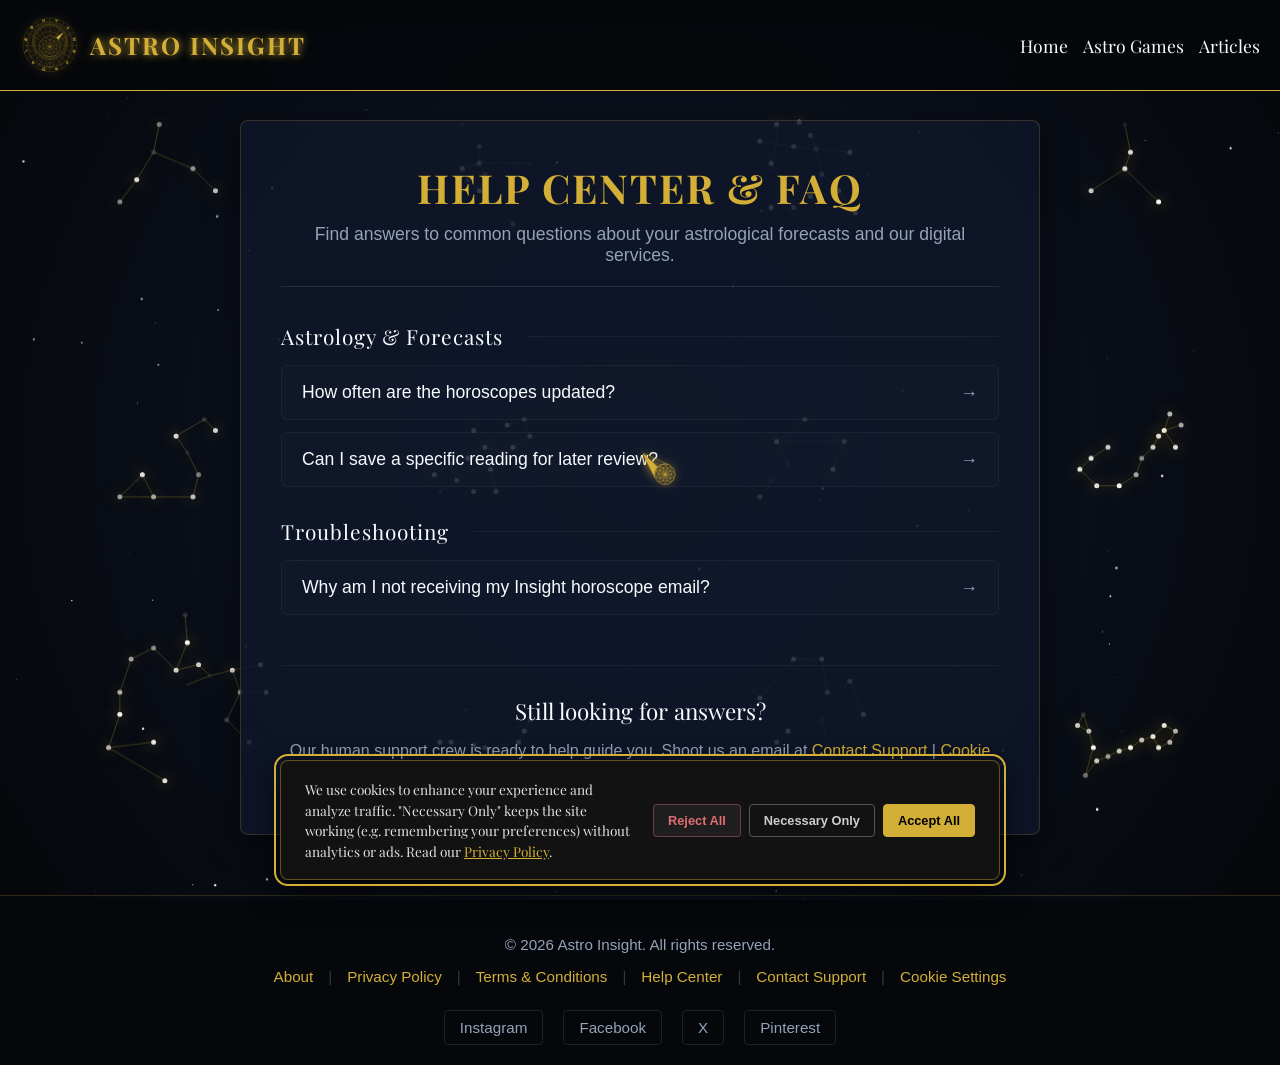
<file: pages/helpcenter.html>
<!DOCTYPE html>
<html lang="en">
<head>
    <meta charset="UTF-8">
    <meta name="viewport" content="width=device-width, initial-scale=1.0">
        <script>
        window.dataLayer = window.dataLayer || [];
        function gtag() { dataLayer.push(arguments); }
        window.gtag = gtag;

        (function () {
            var COOKIE_KEY = 'astro_cookie_consent';
            var isGPCActivated = !!(navigator.globalPrivacyControl || window.globalPrivacyControl);
            var savedConsent = null;
            try { savedConsent = localStorage.getItem(COOKIE_KEY); } catch (e) {}

            function getConsentPayload(state) {
                var isGranted = state === 'granted';
                var isNecessary = state === 'necessary';
                return {
                    'analytics_storage': isGranted ? 'granted' : 'denied',
                    'ad_storage': isGranted ? 'granted' : 'denied',
                    'ad_user_data': isGranted ? 'granted' : 'denied',
                    'ad_personalization': isGranted ? 'granted' : 'denied',
                    'functionality_storage': (isGranted || isNecessary) ? 'granted' : 'denied',
                    'personalization_storage': (isGranted || isNecessary) ? 'granted' : 'denied',
                    'security_storage': 'granted',
                    'restricted_data_processing': !isGranted
                };
            }

            var initialState;
            if (isGPCActivated) {
                try { localStorage.setItem(COOKIE_KEY, 'denied'); } catch (e) {}
                initialState = 'denied';
            } else if (savedConsent === 'granted' || savedConsent === 'denied' || savedConsent === 'necessary') {
                initialState = savedConsent;
            } else {
                initialState = 'denied';
            }
            gtag('consent', 'default', getConsentPayload(initialState));

            window.__astroConsent = {
                COOKIE_KEY: COOKIE_KEY,
                isGPCActivated: isGPCActivated,
                savedConsent: savedConsent,
                getConsentPayload: getConsentPayload
            };
        })();
    </script>
    <title>Help Center & FAQ | Astro Insight</title>
    <meta name="description" content="Find quick answers to common questions about Astro Insight horoscopes and celestial readings.">
    <link rel="canonical" href="https://astroinsight.space/pages/helpcenter.html">
    <meta property="og:type" content="website">
    <meta property="og:title" content="Help Center & FAQ | Astro Insight">
    <meta property="og:description" content="Find quick answers to common questions about Astro Insight horoscopes and celestial readings.">
    <meta property="og:url" content="https://astroinsight.space/pages/helpcenter.html">

    <link href="https://fonts.googleapis.com/css2?family=Playfair+Display:ital,wght@0,400;0,700;1,400&display=swap" rel="stylesheet">
    <link rel="stylesheet" href="../css/style.css?v=20260901">
<!-- === ASTRO INSIGHT FAVICON & APP SET === -->
<link rel="icon" type="image/x-icon" href="../icon/logo.ico">
<link rel="icon" type="image/png" sizes="192x192" href="../icon/icon-192.png">
<link rel="apple-touch-icon" sizes="180x180" href="../icon/apple-touch-icon.png">
<meta name="theme-color" content="#0f172a"> </head>
<body>
    <canvas id="starlight-canvas"></canvas>

    <nav class="navbar">
        <a href="../index.html" class="nav-logo-link" style="text-decoration: none; color: inherit; display: inline-flex;">
            <div class="nav-logo">
                <div class="logo-svg-container" id="site-logo-container"></div>
                <span class="nav-title">Astro Insight</span>
            </div>
        </a>

        <div class="nav-links" id="desktopNav">
            <a href="../index.html">Home</a>
            <a href="../pages/games.html">Astro Games</a>
            <a href="../pages/articles.html">Articles</a>
        </div> 

        <div class="hamburger" onclick="toggleMobileMenu()">
            <span></span><span></span><span></span>
        </div>
    </nav>

    <div class="mobile-menu" id="mobileMenu">
        <span class="close-menu" onclick="toggleMobileMenu()">&times;</span>
        
        <a href="../index.html" onclick="toggleMobileMenu()">Home</a>
        <a href="../pages/games.html" onclick="toggleMobileMenu()">Astro Games</a>
        <a href="../pages/articles.html" onclick="toggleMobileMenu()">Articles</a>
    </div>

    <div class="faq-container">
        <header class="faq-header">
            <h1>Help Center &amp; FAQ</h1>
            <p>Find answers to common questions about your astrological forecasts and our digital services.</p>
        </header>

        <h2 class="faq-category-title">Astrology &amp; Forecasts</h2>
        <div class="faq-accordion">
            <details>
                <summary>How often are the horoscopes updated?</summary>
                <p>Our cosmic database updates dynamically to reflect real-time alignments. General transits and Insight metrics refresh precisely at midnight based on your system's current time zone.</p>
            </details>
            <details>
                <summary>Can I save a specific reading for later review?</summary>
                <p>Yes. By clicking the "Inscribe to Grimoire" button inside any active modal reading, the data snapshot is preserved forever in your local browser history log beneath the Main Oracle dashboard.</p>
            </details>
        </div>


        <h2 class="faq-category-title">Troubleshooting</h2>
        <div class="faq-accordion">
            <details>
                <summary>Why am I not receiving my Insight horoscope email?</summary>
                <p>If our emails aren't reaching your inbox, please try the following steps:</p>
                <ul>
                    <li>Check your Spam, Promotions, or Updates folder.</li>
                    <li>Add <strong>astroinsightsupport@gmail.com</strong> to your safe senders list or email address book.</li>
                    <li>Verify that your email address is spelled correctly under your account configurations.</li>
                </ul>
            </details>
        </div>

        <footer class="faq-footer">
            <h3>Still looking for answers?</h3>
            <p>Our human support crew is ready to help guide you. Shoot us an email at <a href="support.html">Contact Support</a>
        <span class="divider">|</span>
        <a href="#" onclick="if(window.showCookieBanner) window.showCookieBanner(); return false;">Cookie Settings</a>.</p>
        </footer>
    </div>

    <footer class="site-footer">
    <p>&copy; 2026 Astro Insight. All rights reserved.</p>
    <div class="footer-links">
        <a href="about.html">About</a>
        <span class="divider">|</span>
        <a href="privacy.html">Privacy Policy</a>
        <span class="divider">|</span>
        <a href="terms.html">Terms & Conditions</a>
        <span class="divider">|</span>
        <a href="helpcenter.html">Help Center</a>
        <span class="divider">|</span>
        <a href="support.html">Contact Support</a>
        <span class="divider">|</span>
        <a href="#" onclick="if(window.showCookieBanner) window.showCookieBanner(); return false;">Cookie Settings</a>
    </div>
    
     <div class="social-links">
         <a href="https://www.instagram.com/_astroinsight_/" target="_blank" rel="noopener">Instagram</a>
         <a href="https://www.facebook.com/profile.php?id=61589576716944" target="_blank" rel="noopener">Facebook</a>
         <a href="https://x.com/_Astro_Insight_" target="_blank" rel="noopener">X</a>
         <a href="https://www.pinterest.com/astroinsightspace/" target="_blank" rel="noopener">Pinterest</a>
     </div>
</footer> <script src="../js/utils.js" defer></script>
    <script src="../js/canvas.js" defer></script>
    <script src="../js/ui.js" defer></script>
    <script src="../js/widgets.js" defer></script>
<script src="../js/cookie-consent.js"></script>
</body>
</html>
</file>
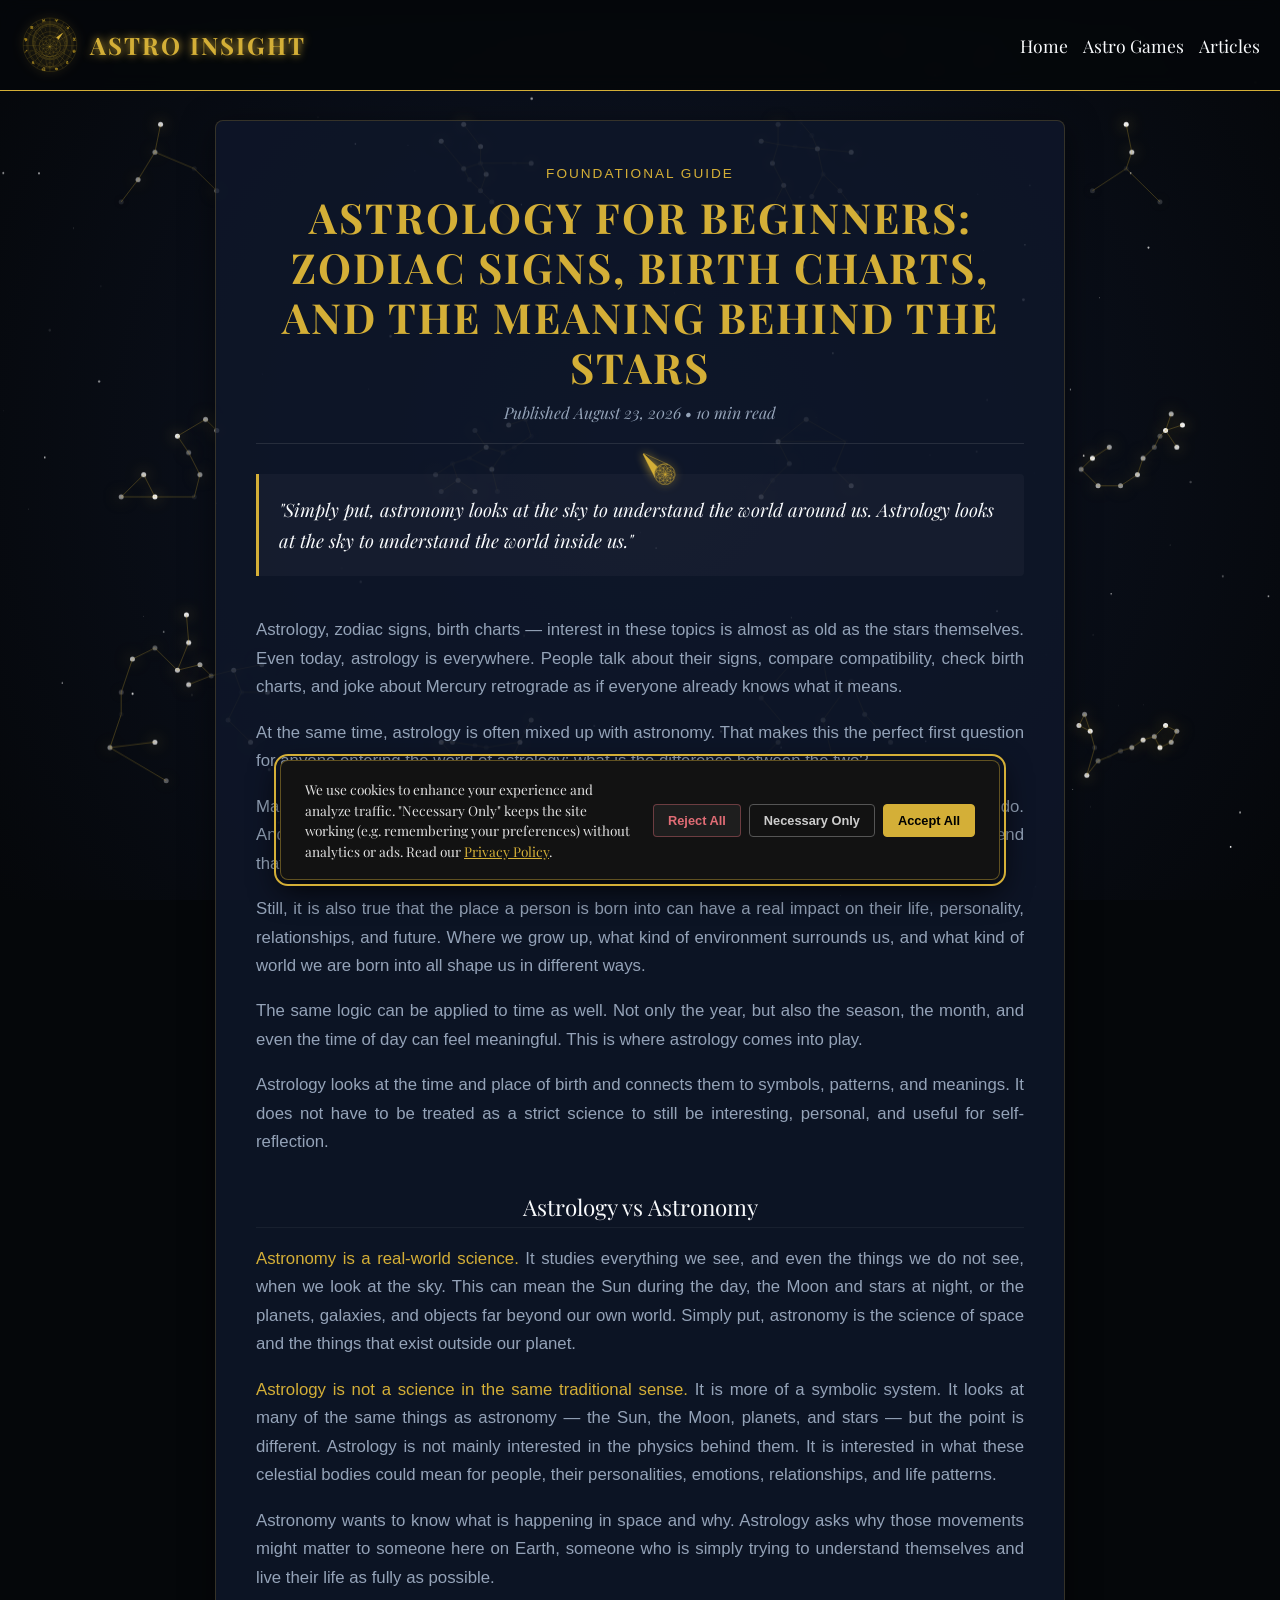
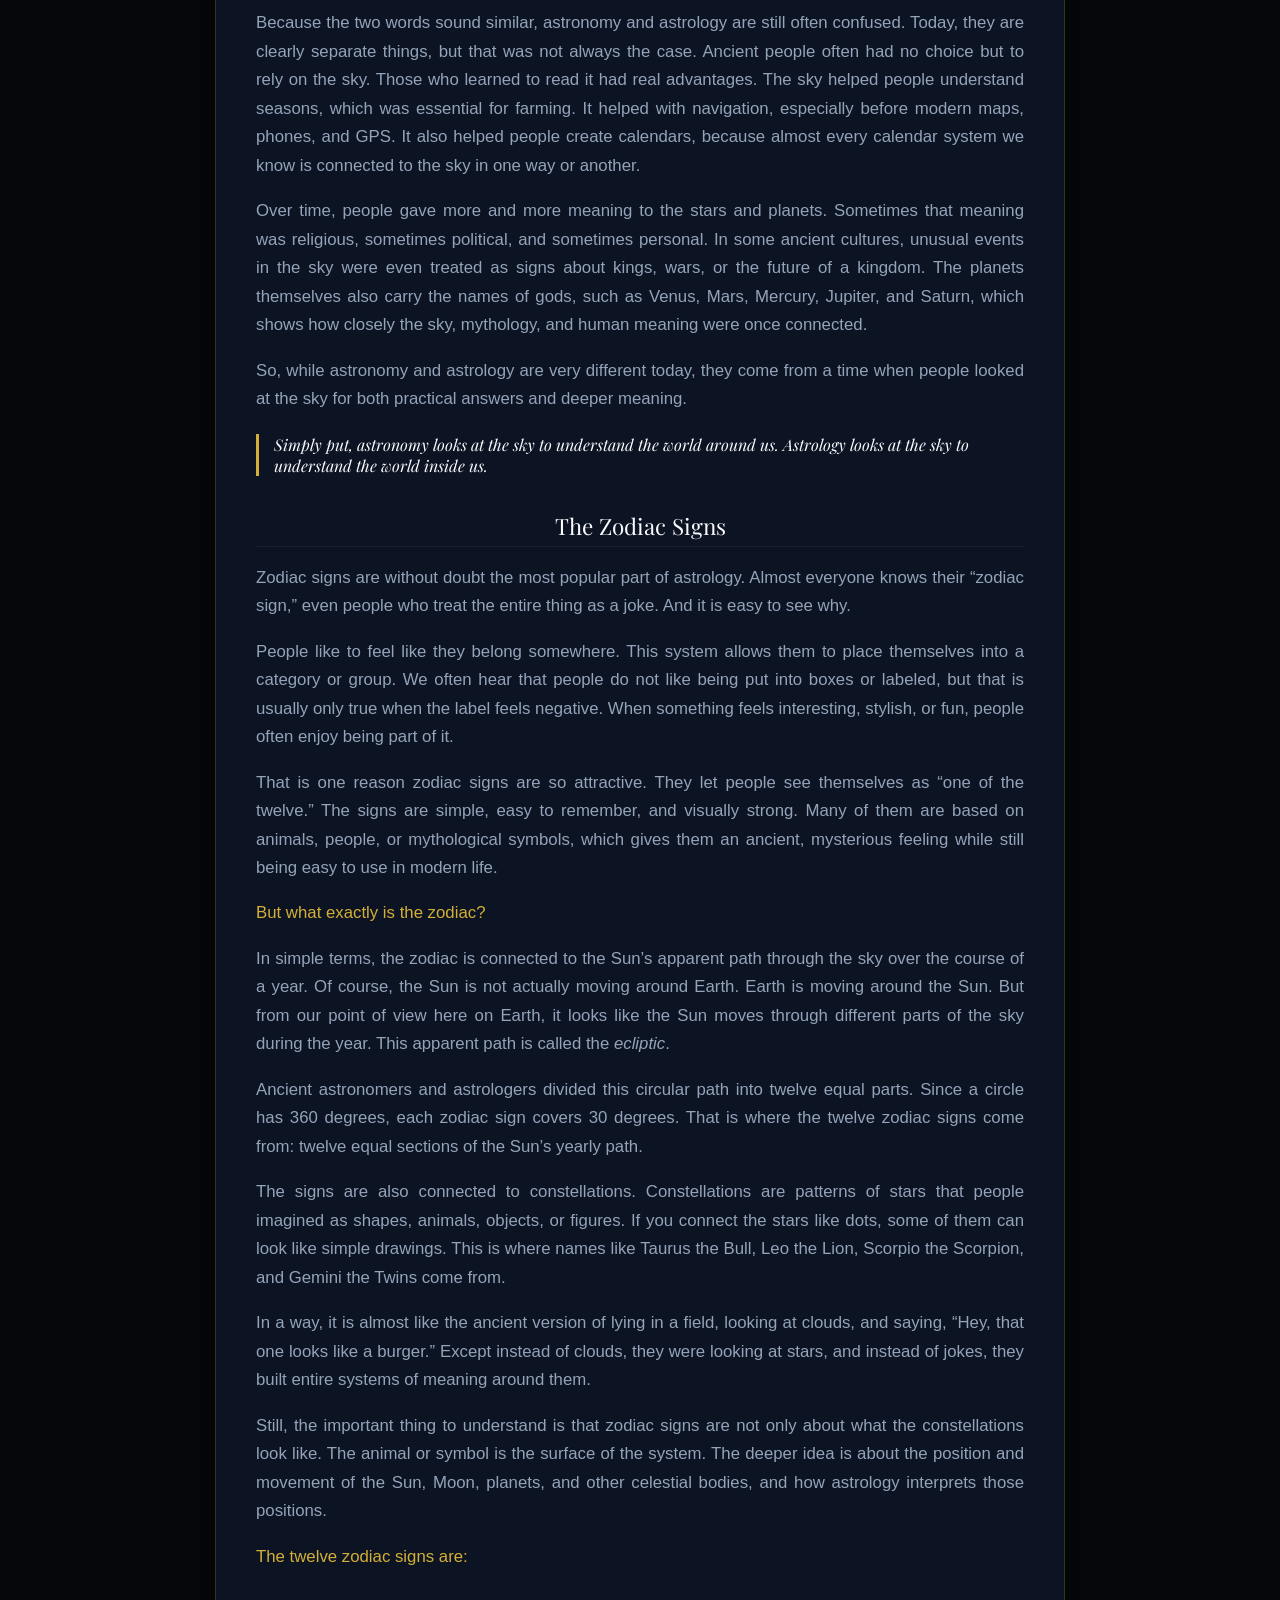
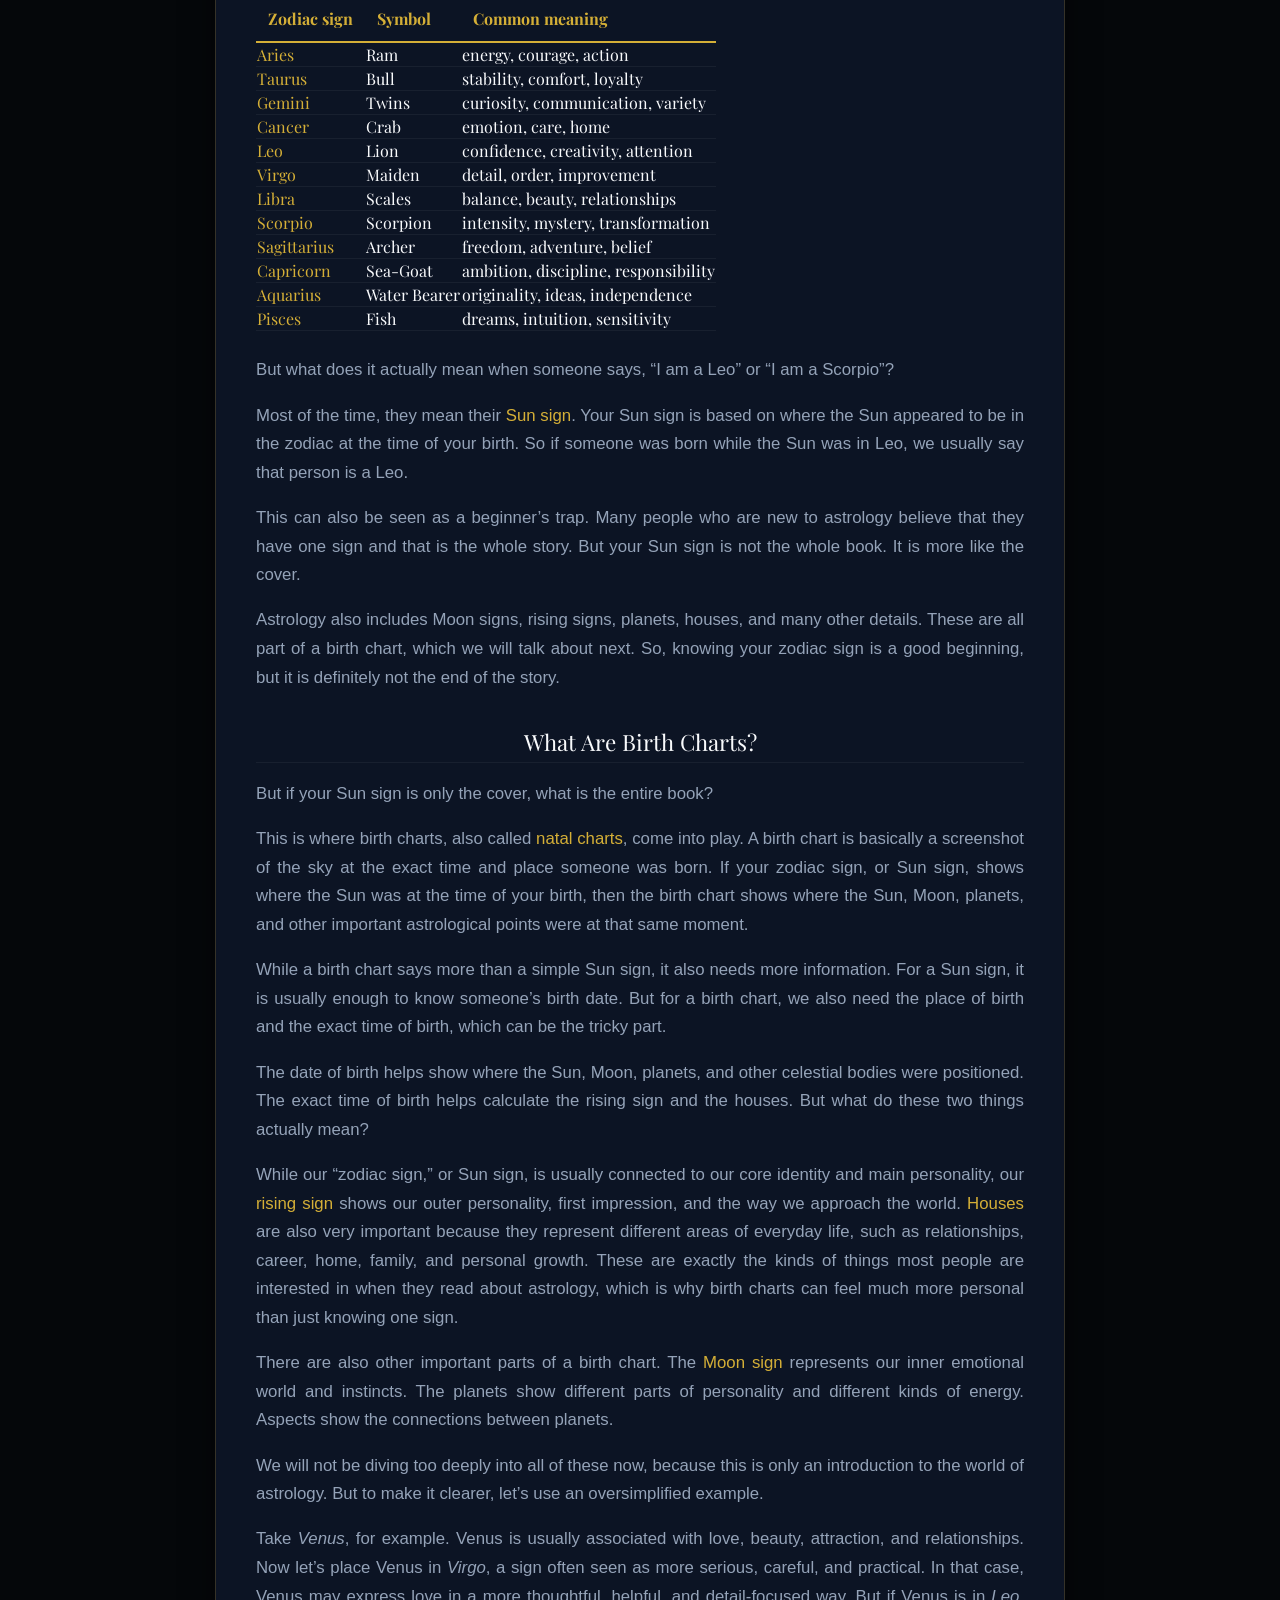
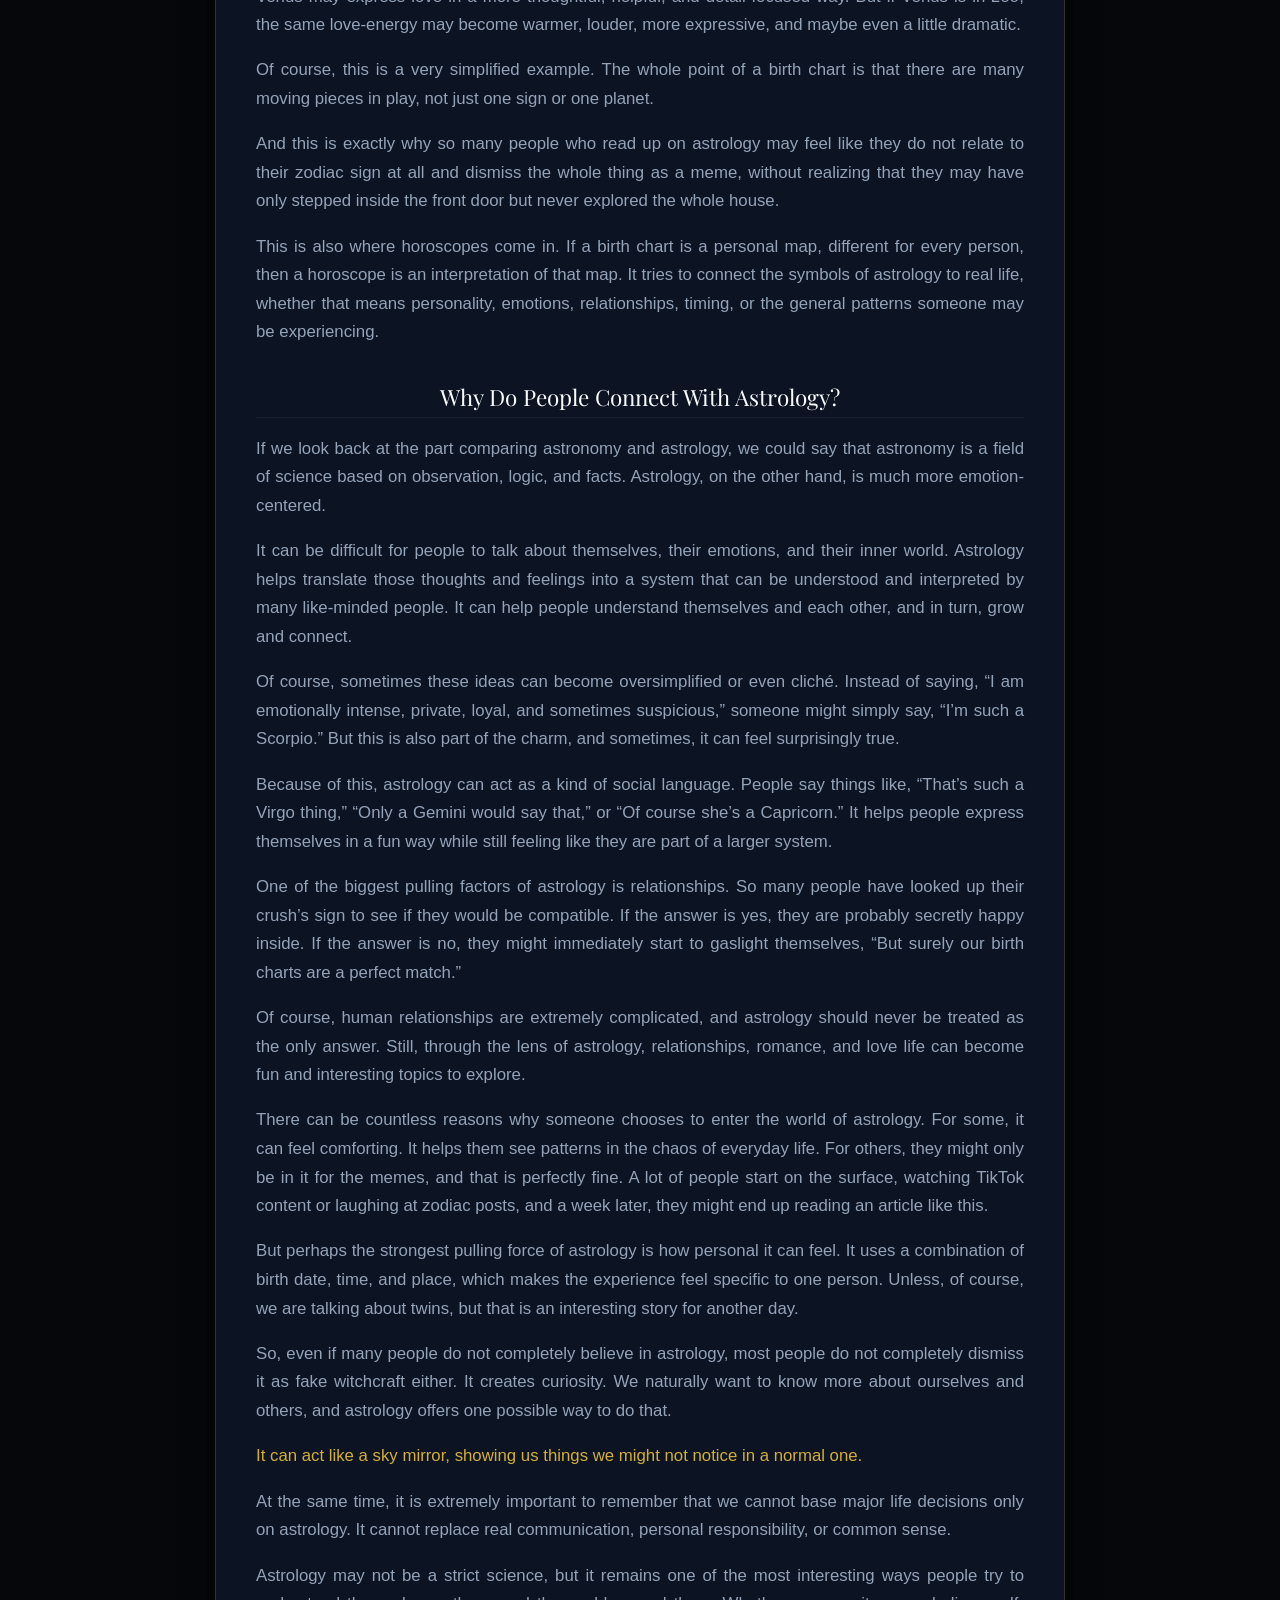
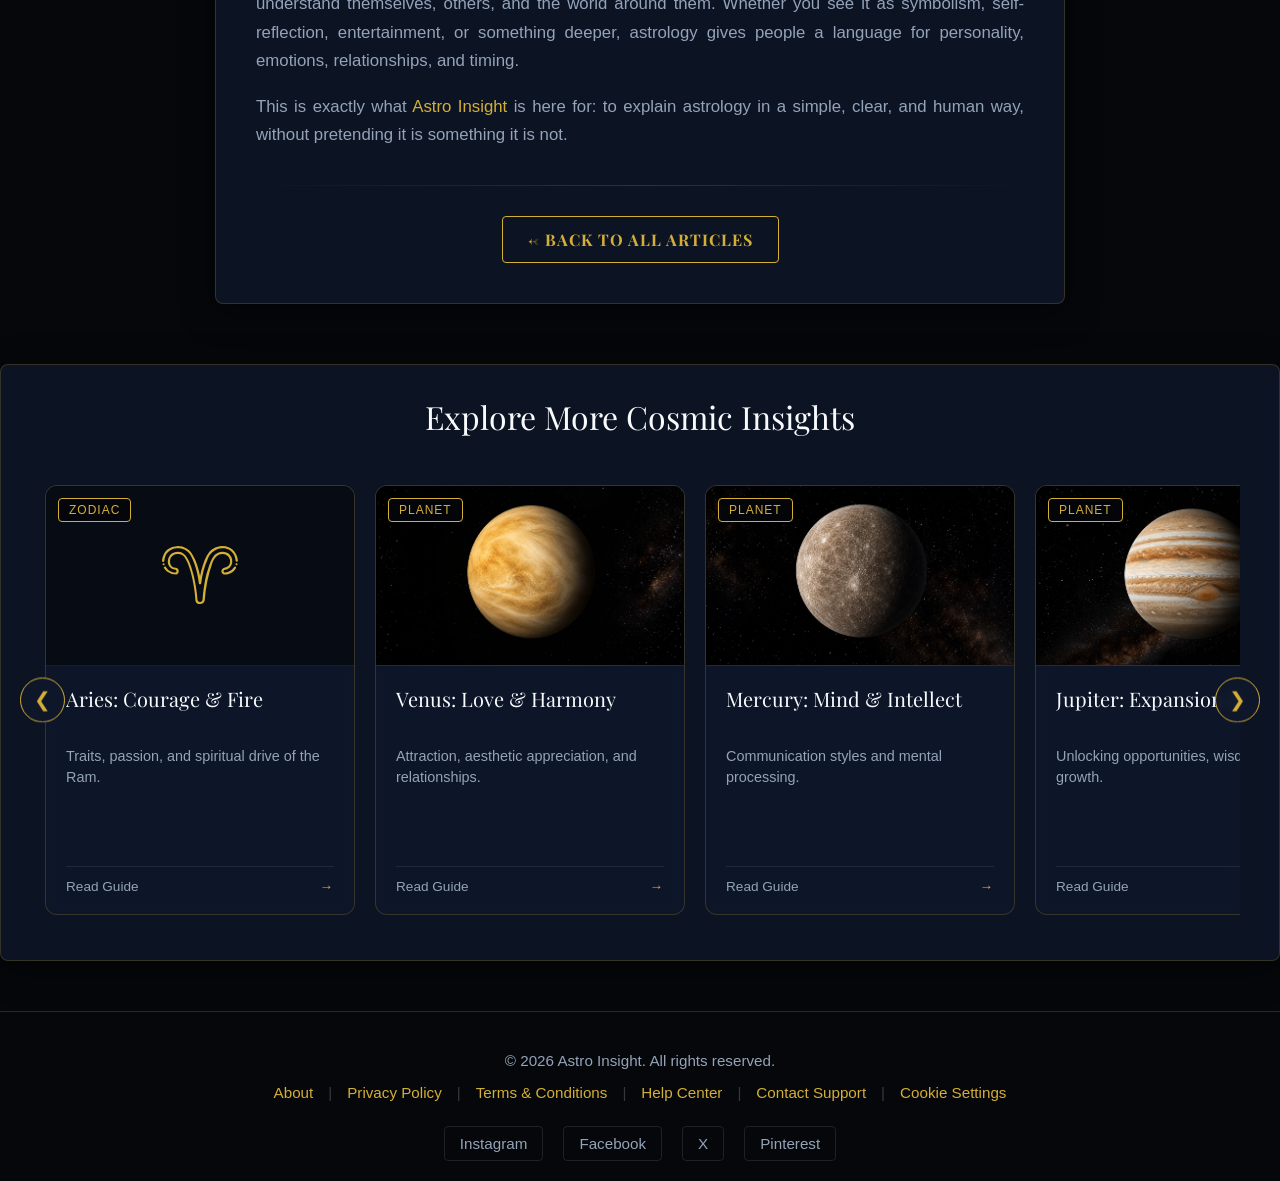
<file: pages/intro-astrology-guide.html>
<!DOCTYPE html>
<html lang="en">
<head>
    <meta charset="UTF-8">
    <meta name="viewport" content="width=device-width, initial-scale=1.0">
        <script>
        window.dataLayer = window.dataLayer || [];
        function gtag() { dataLayer.push(arguments); }
        window.gtag = gtag;

        (function () {
            var COOKIE_KEY = 'astro_cookie_consent';
            var isGPCActivated = !!(navigator.globalPrivacyControl || window.globalPrivacyControl);
            var savedConsent = null;
            try { savedConsent = localStorage.getItem(COOKIE_KEY); } catch (e) {}

            function getConsentPayload(state) {
                var isGranted = state === 'granted';
                var isNecessary = state === 'necessary';
                return {
                    'analytics_storage': isGranted ? 'granted' : 'denied',
                    'ad_storage': isGranted ? 'granted' : 'denied',
                    'ad_user_data': isGranted ? 'granted' : 'denied',
                    'ad_personalization': isGranted ? 'granted' : 'denied',
                    'functionality_storage': (isGranted || isNecessary) ? 'granted' : 'denied',
                    'personalization_storage': (isGranted || isNecessary) ? 'granted' : 'denied',
                    'security_storage': 'granted',
                    'restricted_data_processing': !isGranted
                };
            }

            var initialState;
            if (isGPCActivated) {
                try { localStorage.setItem(COOKIE_KEY, 'denied'); } catch (e) {}
                initialState = 'denied';
            } else if (savedConsent === 'granted' || savedConsent === 'denied' || savedConsent === 'necessary') {
                initialState = savedConsent;
            } else {
                initialState = 'denied';
            }
            gtag('consent', 'default', getConsentPayload(initialState));

            window.__astroConsent = {
                COOKIE_KEY: COOKIE_KEY,
                isGPCActivated: isGPCActivated,
                savedConsent: savedConsent,
                getConsentPayload: getConsentPayload
            };
        })();
    </script>
    <!-- SEO Meta Tags -->
    <title>Astrology for Beginners: Zodiac Signs, Birth Charts & Stars | Astro Insight</title>
    <meta name="description" content="A comprehensive beginner's guide to astrology vs astronomy, zodiac signs, birth charts, and the deeper symbolic meanings behind the stars.">
    <link rel="canonical" href="https://astroinsight.space/pages/intro-astrology-guide.html">

    <!-- Open Graph / Social Media Sharing -->
    <meta property="og:type" content="article">
    <meta property="og:title" content="Astrology for Beginners: Zodiac Signs, Birth Charts, and the Meaning Behind the Stars">
    <meta property="og:description" content="Discover the foundations of astrology, how birth charts work, and why the sky mirrors the world inside us.">
    <meta property="og:image" content="https://astroinsight.space/image/cica.webp">
    <!-- Structured Data (Schema.org) for Google Indexing -->
    <script type="application/ld+json">
    {
      "@context": "https://schema.org",
      "@type": "BlogPosting",
      "headline": "Astrology for Beginners: Zodiac Signs, Birth Charts, and the Meaning Behind the Stars",
      "image": "https://astroinsight.space/image/cica.webp",
      "publisher": {
        "@type": "Organization",
        "name": "Astro Insight"
      },
      "datePublished": "2026-08-23",
      "description": "A foundational guide explaining the differences between astrology and astronomy, the structure of the zodiac, and the mechanics of natal charts."
    }
    </script>

    <link href="https://fonts.googleapis.com/css2?family=Playfair+Display:ital,wght@0,400;0,700;1,400&display=swap" rel="stylesheet">
    <link rel="stylesheet" href="../css/style.css?v=20260901">
<!-- === ASTRO INSIGHT FAVICON & APP SET === -->
<link rel="icon" type="image/x-icon" href="../icon/logo.ico">
<link rel="icon" type="image/png" sizes="192x192" href="../icon/icon-192.png">
<link rel="apple-touch-icon" sizes="180x180" href="../icon/apple-touch-icon.png">
<meta name="theme-color" content="#0f172a"> </head>
<body>
    
    <canvas id="starlight-canvas"></canvas>

    <!-- Navigation -->
   <nav class="navbar">
        <a href="../index.html" class="nav-logo-link" style="text-decoration: none; color: inherit; display: inline-flex;">
            <div class="nav-logo">
                <div class="logo-svg-container" id="site-logo-container"></div>
                <span class="nav-title">Astro Insight</span>
            </div>
        </a>

        <div class="nav-links" id="desktopNav">
            <a href="../index.html">Home</a>
            <a href="../pages/games.html">Astro Games</a>
            <a href="../pages/articles.html">Articles</a>
        </div> 

        <div class="hamburger" onclick="toggleMobileMenu()">
            <span></span><span></span><span></span>
        </div>
    </nav>

    <div class="mobile-menu" id="mobileMenu">
        <span class="close-menu" onclick="toggleMobileMenu()">&times;</span>
        
        <a href="../index.html" onclick="toggleMobileMenu()">Home</a>
        <a href="../pages/games.html" onclick="toggleMobileMenu()">Astro Games</a>
        <a href="../pages/articles.html" onclick="toggleMobileMenu()">Articles</a>
    </div>

    <!-- Main Article Body -->
    <div class="privacy-container" style="max-width: 850px;">
        <div class="privacy-header">
            <span style="color: var(--glow-color); text-transform: uppercase; letter-spacing: 2px; font-size: 0.85rem; font-family: sans-serif;">Foundational Guide</span>
            <h1 style="margin-top: 10px; font-size: 2.6rem; line-height: 1.2;">Astrology for Beginners: Zodiac Signs, Birth Charts, and the Meaning Behind the Stars</h1>
            <p class="last-updated"> Published August 23, 2026 &bull; 10 min read</p>
        </div>

        <div class="privacy-intro-summary">
            <p style="margin: 0; font-style: italic; color: var(--text-main); font-size: 1.15rem; line-height: 1.7;">
                "Simply put, astronomy looks at the sky to understand the world around us. Astrology looks at the sky to understand the world inside us."
            </p>
        </div>

        <div class="privacy-section">
            <p>Astrology, zodiac signs, birth charts — interest in these topics is almost as old as the stars themselves. Even today, astrology is everywhere. People talk about their signs, compare compatibility, check birth charts, and joke about Mercury retrograde as if everyone already knows what it means.</p>
            <p>At the same time, astrology is often mixed up with astronomy. That makes this the perfect first question for anyone entering the world of astrology: what is the difference between the two?</p>
            <p>Many people see astrology as clownery, a cheap time-waster for people who have nothing better to do. And while it is true that astrology is not a science in the traditional sense, we will never try to pretend that it is something it is not.</p>
            <p>Still, it is also true that the place a person is born into can have a real impact on their life, personality, relationships, and future. Where we grow up, what kind of environment surrounds us, and what kind of world we are born into all shape us in different ways.</p>
            <p>The same logic can be applied to time as well. Not only the year, but also the season, the month, and even the time of day can feel meaningful. This is where astrology comes into play.</p>
            <p>Astrology looks at the time and place of birth and connects them to symbols, patterns, and meanings. It does not have to be treated as a strict science to still be interesting, personal, and useful for self-reflection.</p>
        </div>

        <div class="privacy-section">
            <h2>Astrology vs Astronomy</h2>
            <p><strong>Astronomy is a real-world science.</strong> It studies everything we see, and even the things we do not see, when we look at the sky. This can mean the Sun during the day, the Moon and stars at night, or the planets, galaxies, and objects far beyond our own world. Simply put, astronomy is the science of space and the things that exist outside our planet.</p>
            <p><strong>Astrology is not a science in the same traditional sense.</strong> It is more of a symbolic system. It looks at many of the same things as astronomy — the Sun, the Moon, planets, and stars — but the point is different. Astrology is not mainly interested in the physics behind them. It is interested in what these celestial bodies could mean for people, their personalities, emotions, relationships, and life patterns.</p>
            <p>Astronomy wants to know what is happening in space and why. Astrology asks why those movements might matter to someone here on Earth, someone who is simply trying to understand themselves and live their life as fully as possible.</p>
            <p>Because the two words sound similar, astronomy and astrology are still often confused. Today, they are clearly separate things, but that was not always the case. Ancient people often had no choice but to rely on the sky. Those who learned to read it had real advantages. The sky helped people understand seasons, which was essential for farming. It helped with navigation, especially before modern maps, phones, and GPS. It also helped people create calendars, because almost every calendar system we know is connected to the sky in one way or another.</p>
            <p>Over time, people gave more and more meaning to the stars and planets. Sometimes that meaning was religious, sometimes political, and sometimes personal. In some ancient cultures, unusual events in the sky were even treated as signs about kings, wars, or the future of a kingdom. The planets themselves also carry the names of gods, such as Venus, Mars, Mercury, Jupiter, and Saturn, which shows how closely the sky, mythology, and human meaning were once connected.</p>
            <p>So, while astronomy and astrology are very different today, they come from a time when people looked at the sky for both practical answers and deeper meaning.</p>
            <blockquote style="border-left: 3px solid var(--glow-color); margin: 20px 0; padding-left: 15px; font-style: italic; color: var(--text-main);">
                Simply put, astronomy looks at the sky to understand the world around us. Astrology looks at the sky to understand the world inside us.
            </blockquote>
        </div>

        <div class="privacy-section">
            <h2>The Zodiac Signs</h2>
            <p>Zodiac signs are without doubt the most popular part of astrology. Almost everyone knows their “zodiac sign,” even people who treat the entire thing as a joke. And it is easy to see why.</p>
            <p>People like to feel like they belong somewhere. This system allows them to place themselves into a category or group. We often hear that people do not like being put into boxes or labeled, but that is usually only true when the label feels negative. When something feels interesting, stylish, or fun, people often enjoy being part of it.</p>
            <p>That is one reason zodiac signs are so attractive. They let people see themselves as “one of the twelve.” The signs are simple, easy to remember, and visually strong. Many of them are based on animals, people, or mythological symbols, which gives them an ancient, mysterious feeling while still being easy to use in modern life.</p>
            
            <p><strong>But what exactly is the zodiac?</strong></p>
            <p>In simple terms, the zodiac is connected to the Sun’s apparent path through the sky over the course of a year. Of course, the Sun is not actually moving around Earth. Earth is moving around the Sun. But from our point of view here on Earth, it looks like the Sun moves through different parts of the sky during the year. This apparent path is called the <em>ecliptic</em>.</p>
            <p>Ancient astronomers and astrologers divided this circular path into twelve equal parts. Since a circle has 360 degrees, each zodiac sign covers 30 degrees. That is where the twelve zodiac signs come from: twelve equal sections of the Sun’s yearly path.</p>
            <p>The signs are also connected to constellations. Constellations are patterns of stars that people imagined as shapes, animals, objects, or figures. If you connect the stars like dots, some of them can look like simple drawings. This is where names like Taurus the Bull, Leo the Lion, Scorpio the Scorpion, and Gemini the Twins come from.</p>
            <p>In a way, it is almost like the ancient version of lying in a field, looking at clouds, and saying, “Hey, that one looks like a burger.” Except instead of clouds, they were looking at stars, and instead of jokes, they built entire systems of meaning around them.</p>
            <p>Still, the important thing to understand is that zodiac signs are not only about what the constellations look like. The animal or symbol is the surface of the system. The deeper idea is about the position and movement of the Sun, Moon, planets, and other celestial bodies, and how astrology interprets those positions.</p>

            <p><strong>The twelve zodiac signs are:</strong></p>
            
            <!-- Таблиця зодіаків згідно тексту  (стилізована під дизайн сайту) -->
            <div style="overflow-x: auto; margin: 25px 0;">
                <table class="zodiac-table" style="width: 100%; border-collapse: collapse; text-align: left;">
                    <thead>
                        <tr style="border-bottom: 2px solid var(--glow-color);">
                            <th style="padding: 12px; color: var(--glow-color);">Zodiac sign</th>
                            <th style="padding: 12px; color: var(--glow-color);">Symbol</th>
                            <th style="padding: 12px; color: var(--glow-color);">Common meaning</th>
                        </tr>
                    </thead>
                    <tbody>
                        <tr style="border-bottom: 1px solid rgba(255,255,255,0.05);"><td><strong>Aries</strong></td><td>Ram</td><td>energy, courage, action</td></tr>
                        <tr style="border-bottom: 1px solid rgba(255,255,255,0.05);"><td><strong>Taurus</strong></td><td>Bull</td><td>stability, comfort, loyalty</td></tr>
                        <tr style="border-bottom: 1px solid rgba(255,255,255,0.05);"><td><strong>Gemini</strong></td><td>Twins</td><td>curiosity, communication, variety</td></tr>
                        <tr style="border-bottom: 1px solid rgba(255,255,255,0.05);"><td><strong>Cancer</strong></td><td>Crab</td><td>emotion, care, home</td></tr>
                        <tr style="border-bottom: 1px solid rgba(255,255,255,0.05);"><td><strong>Leo</strong></td><td>Lion</td><td>confidence, creativity, attention</td></tr>
                        <tr style="border-bottom: 1px solid rgba(255,255,255,0.05);"><td><strong>Virgo</strong></td><td>Maiden</td><td>detail, order, improvement</td></tr>
                        <tr style="border-bottom: 1px solid rgba(255,255,255,0.05);"><td><strong>Libra</strong></td><td>Scales</td><td>balance, beauty, relationships</td></tr>
                        <tr style="border-bottom: 1px solid rgba(255,255,255,0.05);"><td><strong>Scorpio</strong></td><td>Scorpion</td><td>intensity, mystery, transformation</td></tr>
                        <tr style="border-bottom: 1px solid rgba(255,255,255,0.05);"><td><strong>Sagittarius</strong></td><td>Archer</td><td>freedom, adventure, belief</td></tr>
                        <tr style="border-bottom: 1px solid rgba(255,255,255,0.05);"><td><strong>Capricorn</strong></td><td>Sea-Goat</td><td>ambition, discipline, responsibility</td></tr>
                        <tr style="border-bottom: 1px solid rgba(255,255,255,0.05);"><td><strong>Aquarius</strong></td><td>Water Bearer</td><td>originality, ideas, independence</td></tr>
                        <tr style="border-bottom: 1px solid rgba(255,255,255,0.05);"><td><strong>Pisces</strong></td><td>Fish</td><td>dreams, intuition, sensitivity</td></tr>
                    </tbody>
                </table>
            </div>

            <p>But what does it actually mean when someone says, “I am a Leo” or “I am a Scorpio”?</p>
            <p>Most of the time, they mean their <strong>Sun sign</strong>. Your Sun sign is based on where the Sun appeared to be in the zodiac at the time of your birth. So if someone was born while the Sun was in Leo, we usually say that person is a Leo.</p>
            <p>This can also be seen as a beginner’s trap. Many people who are new to astrology believe that they have one sign and that is the whole story. But your Sun sign is not the whole book. It is more like the cover.</p>
            <p>Astrology also includes Moon signs, rising signs, planets, houses, and many other details. These are all part of a birth chart, which we will talk about next. So, knowing your zodiac sign is a good beginning, but it is definitely not the end of the story.</p>
        </div>

        <div class="privacy-section">
            <h2>What Are Birth Charts?</h2>
            <p>But if your Sun sign is only the cover, what is the entire book?</p>
            <p>This is where birth charts, also called <strong>natal charts</strong>, come into play. A birth chart is basically a screenshot of the sky at the exact time and place someone was born. If your zodiac sign, or Sun sign, shows where the Sun was at the time of your birth, then the birth chart shows where the Sun, Moon, planets, and other important astrological points were at that same moment.</p>
            <p>While a birth chart says more than a simple Sun sign, it also needs more information. For a Sun sign, it is usually enough to know someone’s birth date. But for a birth chart, we also need the place of birth and the exact time of birth, which can be the tricky part.</p>
            <p>The date of birth helps show where the Sun, Moon, planets, and other celestial bodies were positioned. The exact time of birth helps calculate the rising sign and the houses. But what do these two things actually mean?</p>
            <p>While our “zodiac sign,” or Sun sign, is usually connected to our core identity and main personality, our <strong>rising sign</strong> shows our outer personality, first impression, and the way we approach the world. <strong>Houses</strong> are also very important because they represent different areas of everyday life, such as relationships, career, home, family, and personal growth. These are exactly the kinds of things most people are interested in when they read about astrology, which is why birth charts can feel much more personal than just knowing one sign.</p>
            <p>There are also other important parts of a birth chart. The <strong>Moon sign</strong> represents our inner emotional world and instincts. The planets show different parts of personality and different kinds of energy. Aspects show the connections between planets.</p>
            <p>We will not be diving too deeply into all of these now, because this is only an introduction to the world of astrology. But to make it clearer, let’s use an oversimplified example.</p>
            <p>Take <em>Venus</em>, for example. Venus is usually associated with love, beauty, attraction, and relationships. Now let’s place Venus in <em>Virgo</em>, a sign often seen as more serious, careful, and practical. In that case, Venus may express love in a more thoughtful, helpful, and detail-focused way. But if Venus is in <em>Leo</em>, the same love-energy may become warmer, louder, more expressive, and maybe even a little dramatic.</p>
            <p>Of course, this is a very simplified example. The whole point of a birth chart is that there are many moving pieces in play, not just one sign or one planet.</p>
            <p>And this is exactly why so many people who read up on astrology may feel like they do not relate to their zodiac sign at all and dismiss the whole thing as a meme, without realizing that they may have only stepped inside the front door but never explored the whole house.</p>
            <p>This is also where horoscopes come in. If a birth chart is a personal map, different for every person, then a horoscope is an interpretation of that map. It tries to connect the symbols of astrology to real life, whether that means personality, emotions, relationships, timing, or the general patterns someone may be experiencing.</p>
        </div>

        <div class="privacy-section">
            <h2>Why Do People Connect With Astrology?</h2>
            <p>If we look back at the part comparing astronomy and astrology, we could say that astronomy is a field of science based on observation, logic, and facts. Astrology, on the other hand, is much more emotion-centered.</p>
            <p>It can be difficult for people to talk about themselves, their emotions, and their inner world. Astrology helps translate those thoughts and feelings into a system that can be understood and interpreted by many like-minded people. It can help people understand themselves and each other, and in turn, grow and connect.</p>
            <p>Of course, sometimes these ideas can become oversimplified or even cliché. Instead of saying, “I am emotionally intense, private, loyal, and sometimes suspicious,” someone might simply say, “I’m such a Scorpio.” But this is also part of the charm, and sometimes, it can feel surprisingly true.</p>
            <p>Because of this, astrology can act as a kind of social language. People say things like, “That’s such a Virgo thing,” “Only a Gemini would say that,” or “Of course she’s a Capricorn.” It helps people express themselves in a fun way while still feeling like they are part of a larger system.</p>
            <p>One of the biggest pulling factors of astrology is relationships. So many people have looked up their crush’s sign to see if they would be compatible. If the answer is yes, they are probably secretly happy inside. If the answer is no, they might immediately start to gaslight themselves, “But surely our birth charts are a perfect match.”</p>
            <p>Of course, human relationships are extremely complicated, and astrology should never be treated as the only answer. Still, through the lens of astrology, relationships, romance, and love life can become fun and interesting topics to explore.</p>
            <p>There can be countless reasons why someone chooses to enter the world of astrology. For some, it can feel comforting. It helps them see patterns in the chaos of everyday life. For others, they might only be in it for the memes, and that is perfectly fine. A lot of people start on the surface, watching TikTok content or laughing at zodiac posts, and a week later, they might end up reading an article like this.</p>
            <p>But perhaps the strongest pulling force of astrology is how personal it can feel. It uses a combination of birth date, time, and place, which makes the experience feel specific to one person. Unless, of course, we are talking about twins, but that is an interesting story for another day.</p>
            <p>So, even if many people do not completely believe in astrology, most people do not completely dismiss it as fake witchcraft either. It creates curiosity. We naturally want to know more about ourselves and others, and astrology offers one possible way to do that.</p>
            <p><strong>It can act like a sky mirror, showing us things we might not notice in a normal one.</strong></p>
            <p>At the same time, it is extremely important to remember that we cannot base major life decisions only on astrology. It cannot replace real communication, personal responsibility, or common sense.</p>
            <p>Astrology may not be a strict science, but it remains one of the most interesting ways people try to understand themselves, others, and the world around them. Whether you see it as symbolism, self-reflection, entertainment, or something deeper, astrology gives people a language for personality, emotions, relationships, and timing.</p>
            <p>This is exactly what <strong>Astro Insight</strong> is here for: to explain astrology in a simple, clear, and human way, without pretending it is something it is not.</p>
        </div>

        <hr class="hr-divider">

        <div style="text-align: center; margin-top: 30px;">
            <a href="../pages/articles.html" class="glow-btn outline" style="text-decoration: none; display: inline-block;">&larr; Back to All Articles</a>
        </div>
    </div>
 <!-- Related Articles Section -->
<section class="related-articles-section">
    <h3 class="related-title">Explore More Cosmic Insights</h3>
    
    <div class="carousel-wrapper">
        <button class="carousel-btn left-btn" id="scrollLeftBtn">&#10094;</button>
        
        <!-- Твій існуючий контейнер -->
        <div class="insights-grid" id="relatedArticlesGrid"></div>
        
        <button class="carousel-btn right-btn" id="scrollRightBtn">&#10095;</button>
    </div>
</section>
    <!-- Global Footer -->
    <footer class="site-footer">
        <p>&copy; 2026 Astro Insight. All rights reserved.</p>
        <div class="footer-links">
            <a href="about.html">About</a>
            <span class="divider">|</span>
            <a href="privacy.html">Privacy Policy</a>
            <span class="divider">|</span>
            <a href="terms.html">Terms & Conditions</a>
            <span class="divider">|</span>
            <a href="helpcenter.html">Help Center</a>
            <span class="divider">|</span>
            <a href="support.html">Contact Support</a>
        <span class="divider">|</span>
        <a href="#" onclick="if(window.showCookieBanner) window.showCookieBanner(); return false;">Cookie Settings</a>
        </div>
        
        <div class="social-links">
             <a href="https://www.instagram.com/_astroinsight_/" target="_blank" rel="noopener">Instagram</a>
             <a href="https://www.facebook.com/profile.php?id=61589576716944" target="_blank" rel="noopener">Facebook</a>
             <a href="https://x.com/_Astro_Insight_" target="_blank" rel="noopener">X</a>
             <a href="https://www.pinterest.com/astroinsightspace/" target="_blank" rel="noopener">Pinterest</a>
        </div>
    </footer>

    <script src="../js/utils.js" defer></script>
    <script src="../js/canvas.js" defer></script>
    <script src="../js/ui.js" defer></script>
    <script src="../js/widgets.js" defer></script>
<script src="../js/cookie-consent.js"></script>
</body>
</html>
</file>
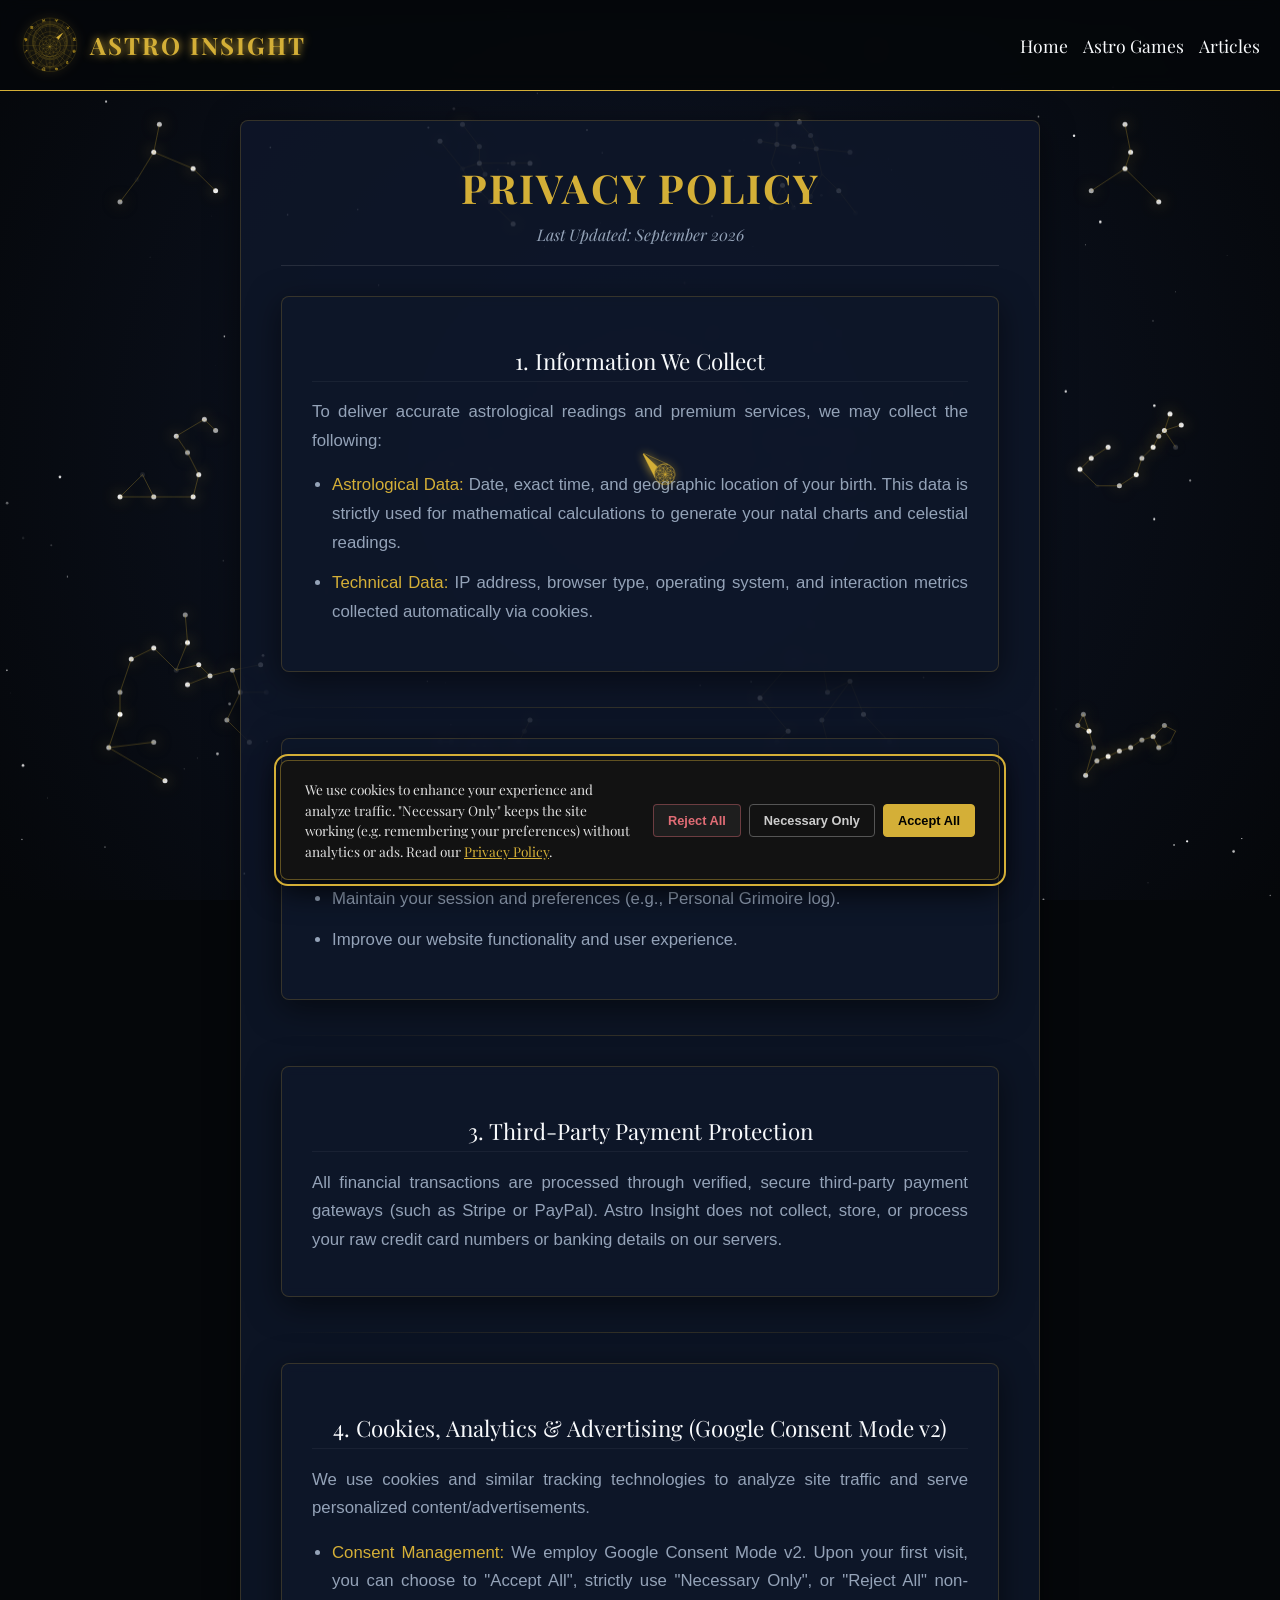
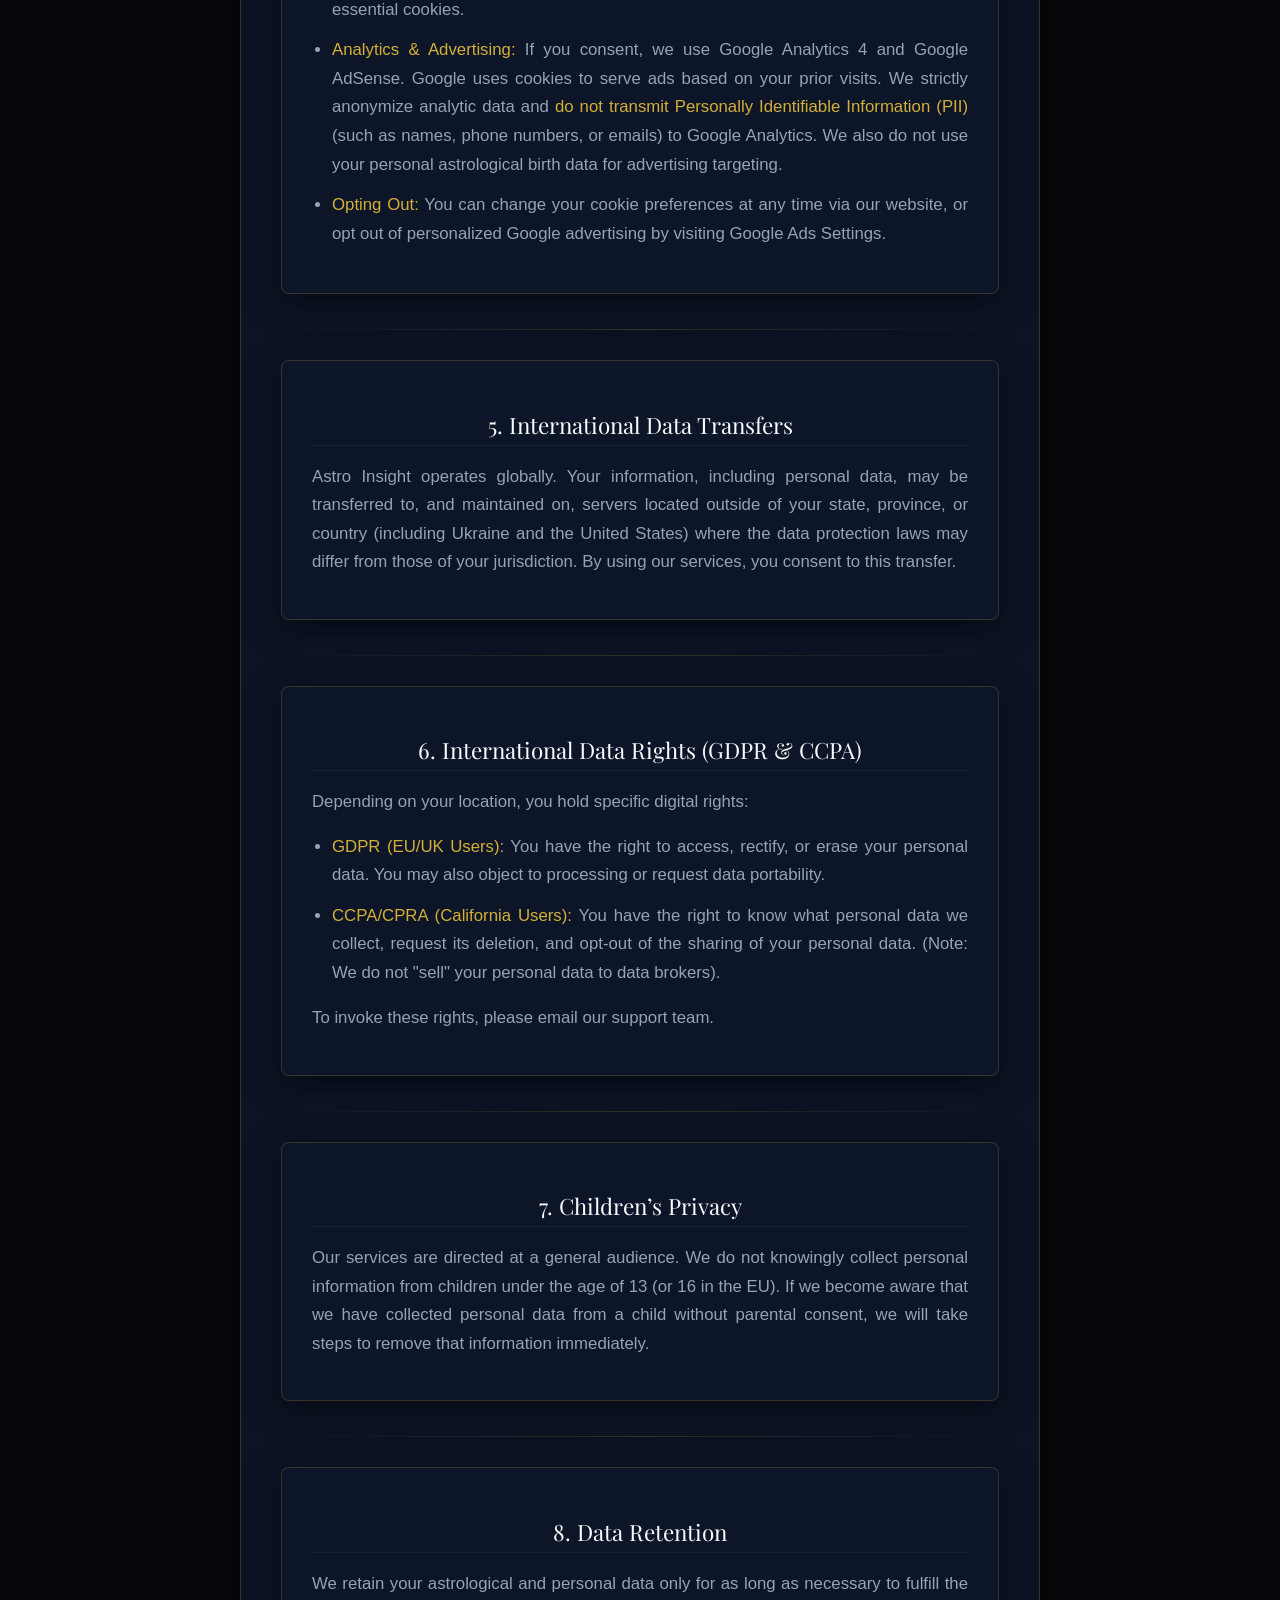
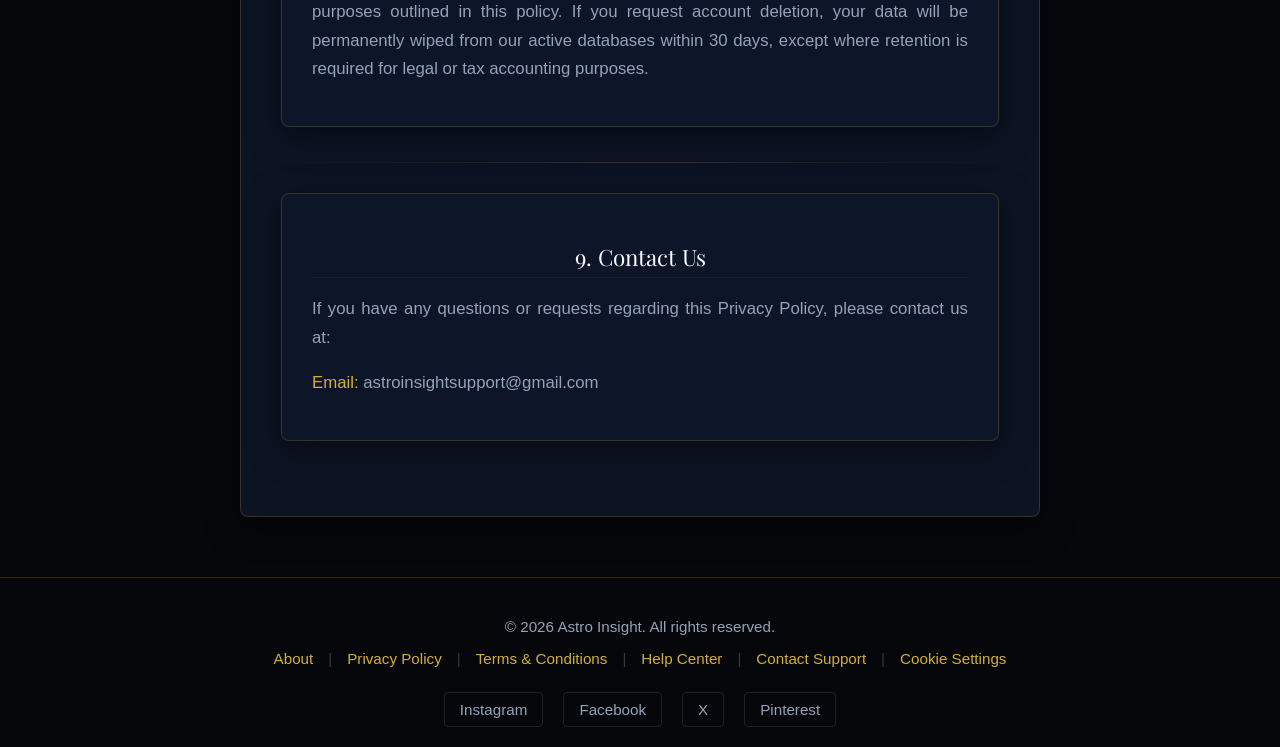
<file: pages/privacy.html>
<!DOCTYPE html>
<html lang="en">

<head>
    <meta charset="UTF-8">
    <meta name="viewport" content="width=device-width, initial-scale=1.0">
        <script>
        window.dataLayer = window.dataLayer || [];
        function gtag() { dataLayer.push(arguments); }
        window.gtag = gtag;

        (function () {
            var COOKIE_KEY = 'astro_cookie_consent';
            var isGPCActivated = !!(navigator.globalPrivacyControl || window.globalPrivacyControl);
            var savedConsent = null;
            try { savedConsent = localStorage.getItem(COOKIE_KEY); } catch (e) {}

            function getConsentPayload(state) {
                var isGranted = state === 'granted';
                var isNecessary = state === 'necessary';
                return {
                    'analytics_storage': isGranted ? 'granted' : 'denied',
                    'ad_storage': isGranted ? 'granted' : 'denied',
                    'ad_user_data': isGranted ? 'granted' : 'denied',
                    'ad_personalization': isGranted ? 'granted' : 'denied',
                    'functionality_storage': (isGranted || isNecessary) ? 'granted' : 'denied',
                    'personalization_storage': (isGranted || isNecessary) ? 'granted' : 'denied',
                    'security_storage': 'granted',
                    'restricted_data_processing': !isGranted
                };
            }

            var initialState;
            if (isGPCActivated) {
                try { localStorage.setItem(COOKIE_KEY, 'denied'); } catch (e) {}
                initialState = 'denied';
            } else if (savedConsent === 'granted' || savedConsent === 'denied' || savedConsent === 'necessary') {
                initialState = savedConsent;
            } else {
                initialState = 'denied';
            }
            gtag('consent', 'default', getConsentPayload(initialState));

            window.__astroConsent = {
                COOKIE_KEY: COOKIE_KEY,
                isGPCActivated: isGPCActivated,
                savedConsent: savedConsent,
                getConsentPayload: getConsentPayload
            };
        })();
    </script>
    <title>Privacy Policy | Astro Insight</title>
    <meta name="description"
        content="Read the Astro Insight Privacy Policy to understand how we protect your data, handle birth chart details, and comply with GDPR and CCPA standards.">
    <link rel="canonical" href="https://astroinsight.space/pages/privacy.html">
    <meta property="og:type" content="website">
    <meta property="og:title" content="Privacy Policy | Astro Insight">
    <meta property="og:description"
        content="Read the Astro Insight Privacy Policy to understand how we protect your data, handle birth chart details, and comply with GDPR and CCPA standards.">
    <meta property="og:url" content="https://astroinsight.space/pages/privacy.html">

    <link href="https://fonts.googleapis.com/css2?family=Playfair+Display:ital,wght@0,400;0,700;1,400&display=swap"
        rel="stylesheet">
    <link rel="stylesheet" href="../css/style.css?v=20260901">
    <!-- === ASTRO INSIGHT FAVICON & APP SET === -->
    <link rel="icon" type="image/x-icon" href="../icon/logo.ico">
    <link rel="icon" type="image/png" sizes="192x192" href="../icon/icon-192.png">
    <link rel="apple-touch-icon" sizes="180x180" href="../icon/apple-touch-icon.png">
    <meta name="theme-color" content="#0f172a">
</head>

<body>
    <canvas id="starlight-canvas"></canvas>

    <nav class="navbar">
        <a href="../index.html" class="nav-logo-link"
            style="text-decoration: none; color: inherit; display: inline-flex;">
            <div class="nav-logo">
                <div class="logo-svg-container" id="site-logo-container"></div>
                <span class="nav-title">Astro Insight</span>
            </div>
        </a>

        <div class="nav-links" id="desktopNav">
            <a href="../index.html">Home</a>
            <a href="../pages/games.html">Astro Games</a>
            <a href="../pages/articles.html">Articles</a>
        </div>

        <div class="hamburger" onclick="toggleMobileMenu()">
            <span></span><span></span><span></span>
        </div>
    </nav>

    <div class="mobile-menu" id="mobileMenu">
        <span class="close-menu" onclick="toggleMobileMenu()">&times;</span>

        <a href="../index.html" onclick="toggleMobileMenu()">Home</a>
        <a href="../pages/games.html" onclick="toggleMobileMenu()">Astro Games</a>
        <a href="../pages/articles.html" onclick="toggleMobileMenu()">Articles</a>
    </div>

    <div class="privacy-container">
        <header class="privacy-header">
            <h1>Privacy Policy</h1>
            <p class="last-updated">Last Updated: September 2026</p>
        </header>

        <section class="privacy-section">
            <h2>1. Information We Collect</h2>
            <p>To deliver accurate astrological readings and premium services, we may collect the following:</p>
            <ul>
                <li><strong>Astrological Data:</strong> Date, exact time, and geographic location of your birth. This data is strictly used for mathematical calculations to generate your natal charts and celestial readings.</li>
                <li><strong>Technical Data:</strong> IP address, browser type, operating system, and interaction metrics collected automatically via cookies.</li>
            </ul>
        </section>

        <hr class="hr-divider">

        <section class="privacy-section">
            <h2>2. How We Use Your Data</h2>
            <p>We use the collected information to:</p>
            <ul>
                <li>Maintain your session and preferences (e.g., Personal Grimoire log).</li>
                <li>Improve our website functionality and user experience.</li>
            </ul>
        </section>

        <hr class="hr-divider">

        <section class="privacy-section">
            <h2>3. Third-Party Payment Protection</h2>
            <p>All financial transactions are processed through verified, secure third-party payment gateways (such as Stripe or PayPal). Astro Insight does not collect, store, or process your raw credit card numbers or banking details on our servers.</p>
        </section>

        <hr class="hr-divider">

        <section class="privacy-section">
            <h2>4. Cookies, Analytics & Advertising (Google Consent Mode v2)</h2>
            <p>We use cookies and similar tracking technologies to analyze site traffic and serve personalized content/advertisements.</p>
            <ul>
                <li><strong>Consent Management:</strong> We employ Google Consent Mode v2. Upon your first visit, you can choose to "Accept All", strictly use "Necessary Only", or "Reject All" non-essential cookies.</li>
                <li><strong>Analytics & Advertising:</strong> If you consent, we use Google Analytics 4 and Google AdSense. Google uses cookies to serve ads based on your prior visits. We strictly anonymize analytic data and <strong>do not transmit Personally Identifiable Information (PII)</strong> (such as names, phone numbers, or emails) to Google Analytics. We also do not use your personal astrological birth data for advertising targeting.</li>
                <li><strong>Opting Out:</strong> You can change your cookie preferences at any time via our website, or opt out of personalized Google advertising by visiting Google Ads Settings.</li>
            </ul>
        </section>

        <hr class="hr-divider">

        <section class="privacy-section">
            <h2>5. International Data Transfers</h2>
            <p>Astro Insight operates globally. Your information, including personal data, may be transferred to, and maintained on, servers located outside of your state, province, or country (including Ukraine and the United States) where the data protection laws may differ from those of your jurisdiction. By using our services, you consent to this transfer.</p>
        </section>

        <hr class="hr-divider">

        <section class="privacy-section">
            <h2>6. International Data Rights (GDPR & CCPA)</h2>
            <p>Depending on your location, you hold specific digital rights:</p>
            <ul>
                <li><strong>GDPR (EU/UK Users):</strong> You have the right to access, rectify, or erase your personal data. You may also object to processing or request data portability.</li>
                <li><strong>CCPA/CPRA (California Users):</strong> You have the right to know what personal data we collect, request its deletion, and opt-out of the sharing of your personal data. (Note: We do not "sell" your personal data to data brokers).</li>
            </ul>
            <p>To invoke these rights, please email our support team.</p>
        </section>

        <hr class="hr-divider">

        <section class="privacy-section">
            <h2>7. Children’s Privacy</h2>
            <p>Our services are directed at a general audience. We do not knowingly collect personal information from children under the age of 13 (or 16 in the EU). If we become aware that we have collected personal data from a child without parental consent, we will take steps to remove that information immediately.</p>
        </section>

        <hr class="hr-divider">

        <section class="privacy-section">
            <h2>8. Data Retention</h2>
            <p>We retain your astrological and personal data only for as long as necessary to fulfill the purposes outlined in this policy. If you request account deletion, your data will be permanently wiped from our active databases within 30 days, except where retention is required for legal or tax accounting purposes.</p>
        </section>

        <hr class="hr-divider">

        <section class="privacy-section">
            <h2>9. Contact Us</h2>
            <p>If you have any questions or requests regarding this Privacy Policy, please contact us at:</p>
            <p><strong>Email:</strong> astroinsightsupport@gmail.com</p>
        </section>
    </div>

    <footer class="site-footer">
        <p>&copy; 2026 Astro Insight. All rights reserved.</p>
        <div class="footer-links">
            <a href="about.html">About</a>
            <span class="divider">|</span>
            <a href="privacy.html">Privacy Policy</a>
            <span class="divider">|</span>
            <a href="terms.html">Terms & Conditions</a>
            <span class="divider">|</span>
            <a href="helpcenter.html">Help Center</a>
            <span class="divider">|</span>
            <a href="support.html">Contact Support</a>
        <span class="divider">|</span>
        <a href="#" onclick="if(window.showCookieBanner) window.showCookieBanner(); return false;">Cookie Settings</a>
        </div>

        <div class="social-links">
            <a href="https://www.instagram.com/_astroinsight_/" target="_blank" rel="noopener">Instagram</a>
            <a href="https://www.facebook.com/profile.php?id=61589576716944" target="_blank" rel="noopener">Facebook</a>
            <a href="https://x.com/_Astro_Insight_" target="_blank" rel="noopener">X</a>
            <a href="https://www.pinterest.com/astroinsightspace/" target="_blank" rel="noopener">Pinterest</a>
        </div>
    </footer>
    <script src="../js/utils.js" defer></script>
    <script src="../js/canvas.js" defer></script>
    <script src="../js/ui.js" defer></script>
    <script src="../js/widgets.js" defer></script>
<script src="../js/cookie-consent.js"></script>
</body>

</html>
</file>
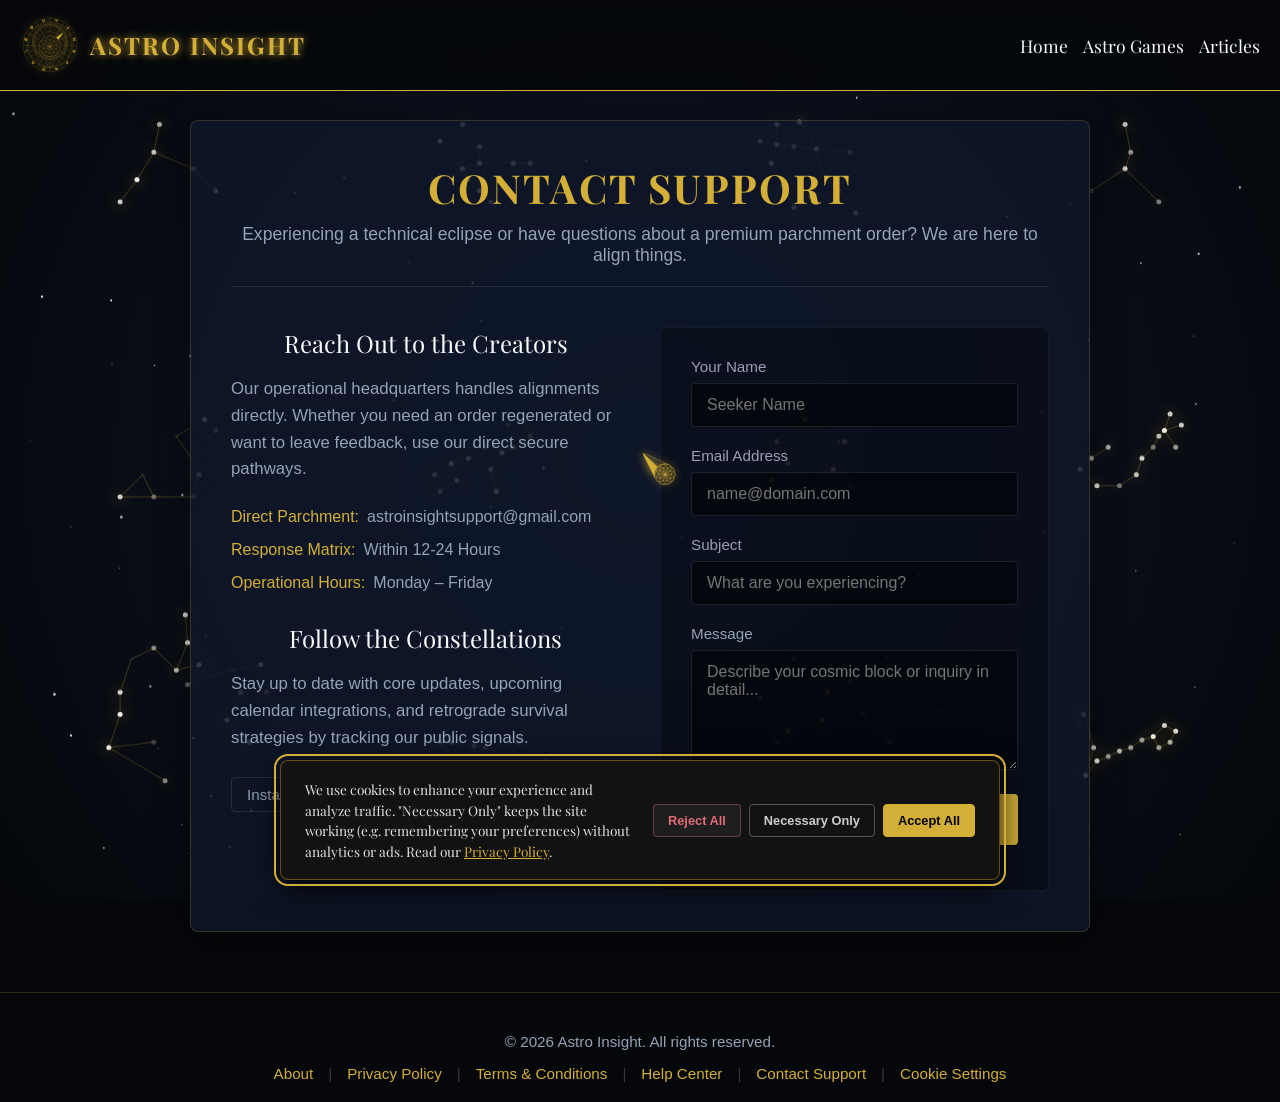
<file: pages/support.html>
<!DOCTYPE html>
<html lang="en">
<head>
    <meta charset="UTF-8">
    <meta name="viewport" content="width=device-width, initial-scale=1.0">
        <script>
        window.dataLayer = window.dataLayer || [];
        function gtag() { dataLayer.push(arguments); }
        window.gtag = gtag;

        (function () {
            var COOKIE_KEY = 'astro_cookie_consent';
            var isGPCActivated = !!(navigator.globalPrivacyControl || window.globalPrivacyControl);
            var savedConsent = null;
            try { savedConsent = localStorage.getItem(COOKIE_KEY); } catch (e) {}

            function getConsentPayload(state) {
                var isGranted = state === 'granted';
                var isNecessary = state === 'necessary';
                return {
                    'analytics_storage': isGranted ? 'granted' : 'denied',
                    'ad_storage': isGranted ? 'granted' : 'denied',
                    'ad_user_data': isGranted ? 'granted' : 'denied',
                    'ad_personalization': isGranted ? 'granted' : 'denied',
                    'functionality_storage': (isGranted || isNecessary) ? 'granted' : 'denied',
                    'personalization_storage': (isGranted || isNecessary) ? 'granted' : 'denied',
                    'security_storage': 'granted',
                    'restricted_data_processing': !isGranted
                };
            }

            var initialState;
            if (isGPCActivated) {
                try { localStorage.setItem(COOKIE_KEY, 'denied'); } catch (e) {}
                initialState = 'denied';
            } else if (savedConsent === 'granted' || savedConsent === 'denied' || savedConsent === 'necessary') {
                initialState = savedConsent;
            } else {
                initialState = 'denied';
            }
            gtag('consent', 'default', getConsentPayload(initialState));

            window.__astroConsent = {
                COOKIE_KEY: COOKIE_KEY,
                isGPCActivated: isGPCActivated,
                savedConsent: savedConsent,
                getConsentPayload: getConsentPayload
            };
        })();
    </script>
    <title>Contact Support | Astro Insight</title>
    <meta name="description" content="Need help with a personalized astrological order or technical issue? Contact the Astro Insight support team for assistance within 24 hours.">
    <link rel="canonical" href="https://astroinsight.space/pages/support.html">
    <meta property="og:type" content="website">
    <meta property="og:title" content="Contact Support | Astro Insight">
    <meta property="og:description" content="Need help with a personalized astrological order or technical issue? Contact the Astro Insight support team for assistance within 24 hours.">
    <meta property="og:url" content="https://astroinsight.space/pages/support.html">

    <link href="https://fonts.googleapis.com/css2?family=Playfair+Display:ital,wght@0,400;0,700;1,400&display=swap" rel="stylesheet">
    <link rel="stylesheet" href="../css/style.css?v=20260901">
<!-- === ASTRO INSIGHT FAVICON & APP SET === -->
<link rel="icon" type="image/x-icon" href="../icon/logo.ico">
<link rel="icon" type="image/png" sizes="192x192" href="../icon/icon-192.png">
<link rel="apple-touch-icon" sizes="180x180" href="../icon/apple-touch-icon.png">
<meta name="theme-color" content="#0f172a"> </head>
<body>
    
    <canvas id="starlight-canvas"></canvas>

    <nav class="navbar">
        <a href="../index.html" class="nav-logo-link" style="text-decoration: none; color: inherit; display: inline-flex;">
            <div class="nav-logo">
                <div class="logo-svg-container" id="site-logo-container"></div>
                <span class="nav-title">Astro Insight</span>
            </div>
        </a>

        <div class="nav-links" id="desktopNav">
            <a href="../index.html">Home</a>
            <a href="../pages/games.html">Astro Games</a>
            <a href="../pages/articles.html">Articles</a>
        </div> 

        <div class="hamburger" onclick="toggleMobileMenu()">
            <span></span><span></span><span></span>
        </div>
    </nav>

    <div class="mobile-menu" id="mobileMenu">
        <span class="close-menu" onclick="toggleMobileMenu()">&times;</span>
        
        <a href="../index.html" onclick="toggleMobileMenu()">Home</a>
        <a href="../pages/games.html" onclick="toggleMobileMenu()">Astro Games</a>
        <a href="../pages/articles.html" onclick="toggleMobileMenu()">Articles</a>
    </div>

    <div class="contact-container">
        <header class="contact-header">
            <h1>Contact Support</h1>
            <p>Experiencing a technical eclipse or have questions about a premium parchment order? We are here to align things.</p>
        </header>

        <div class="contact-grid">
            <div class="contact-info">
                <h2>Reach Out to the Creators</h2>
                <p>Our operational headquarters handles alignments directly. Whether you need an order regenerated or want to leave feedback, use our direct secure pathways.</p>
                
                <ul class="info-details">
                    <li><strong>Direct Parchment:</strong> astroinsightsupport@gmail.com</li>
                    <li><strong>Response Matrix:</strong> Within 12-24 Hours</li>
                    <li><strong>Operational Hours:</strong> Monday – Friday</li>
                </ul>

                <h2>Follow the Constellations</h2>
                <p>Stay up to date with core updates, upcoming calendar integrations, and retrograde survival strategies by tracking our public signals.</p>
                <div class="social-links">
                    <a href="https://www.instagram.com/_astroinsight_/" target="_blank" rel="noopener">Instagram</a>
                    <a href="https://www.facebook.com/profile.php?id=61589576716944" target="_blank" rel="noopener">Facebook</a>
                    <a href="https://x.com/_Astro_Insight_" target="_blank" rel="noopener">X</a>
                    <a href="https://www.pinterest.com/astroinsightspace/" target="_blank" rel="noopener">Pinterest</a>
                </div>
            </div>

            <form class="contact-form" id="support-form">
                <div class="form-group">
                    <label for="user-name">Your Name</label>
                    <input type="text" id="user-name" name="name" placeholder="Seeker Name" required autocomplete="name">
                </div>

                <div class="form-group">
                    <label for="user-email">Email Address</label>
                    <input type="email" id="user-email" name="email" placeholder="name@domain.com" required autocomplete="email">
                </div>

                <div class="form-group">
                    <label for="msg-subject">Subject</label>
                    <input type="text" id="msg-subject" name="subject" placeholder="What are you experiencing?" required>
                </div>

                <div class="form-group">
                    <label for="user-message">Message</label>
                    <textarea id="user-message" name="message" placeholder="Describe your cosmic block or inquiry in detail..." required></textarea>
                </div>

                <button type="submit" class="submit-btn">Send Message</button>
                <div id="form-response" style="margin-top: 15px; text-align: center; font-weight: bold;"></div>
            </form>
        </div>
    </div>

  <footer class="site-footer">
    <p>&copy; 2026 Astro Insight. All rights reserved.</p>
    <div class="footer-links">
        <a href="about.html">About</a>
        <span class="divider">|</span>
        <a href="privacy.html">Privacy Policy</a>
        <span class="divider">|</span>
        <a href="terms.html">Terms & Conditions</a>
        <span class="divider">|</span>
        <a href="helpcenter.html">Help Center</a>
        <span class="divider">|</span>
        <a href="support.html">Contact Support</a>
        <span class="divider">|</span>
        <a href="#" onclick="if(window.showCookieBanner) window.showCookieBanner(); return false;">Cookie Settings</a>
    </div>
    </footer>

    <script src="../js/utils.js" defer></script>
    <script src="../js/canvas.js" defer></script>
    <script src="../js/ui.js" defer></script>
    <script src="../js/widgets.js" defer></script>
    <script src="../js/cookie-consent.js"></script>
</body>
</html>
</file>
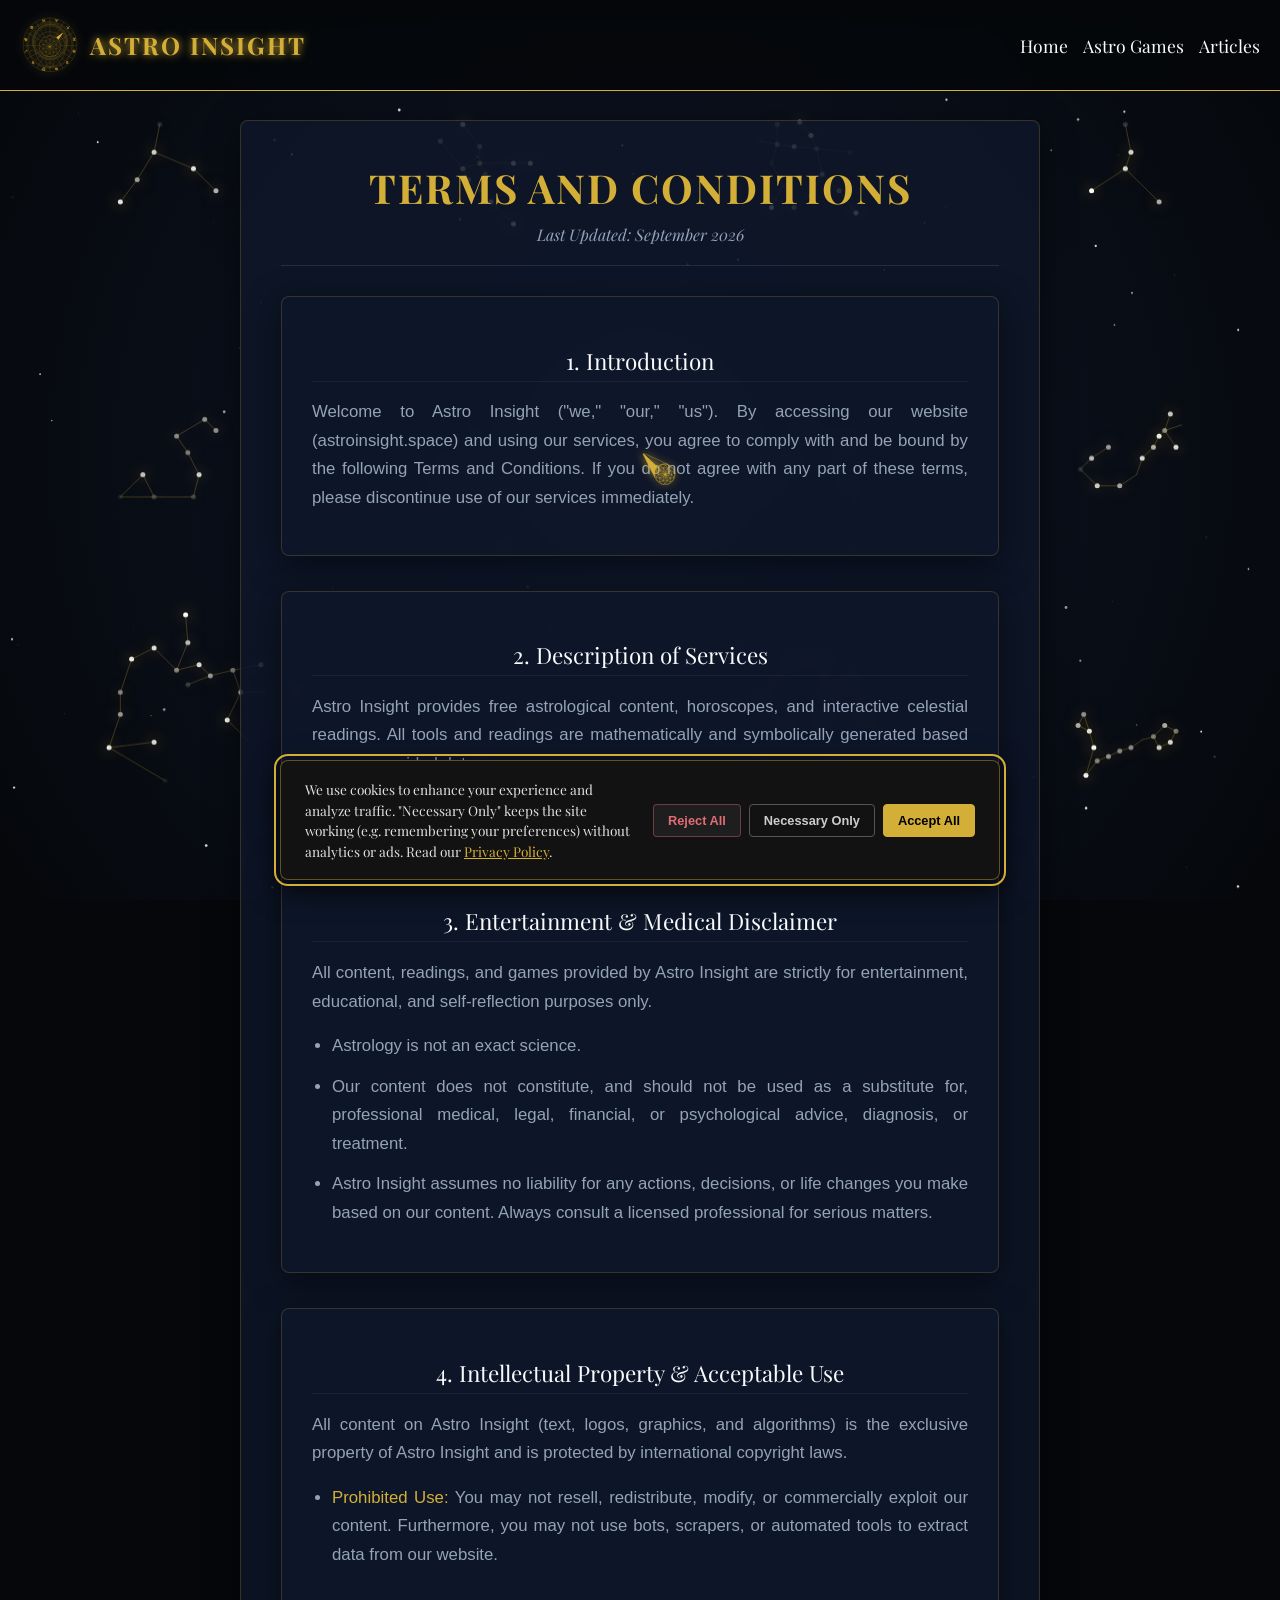
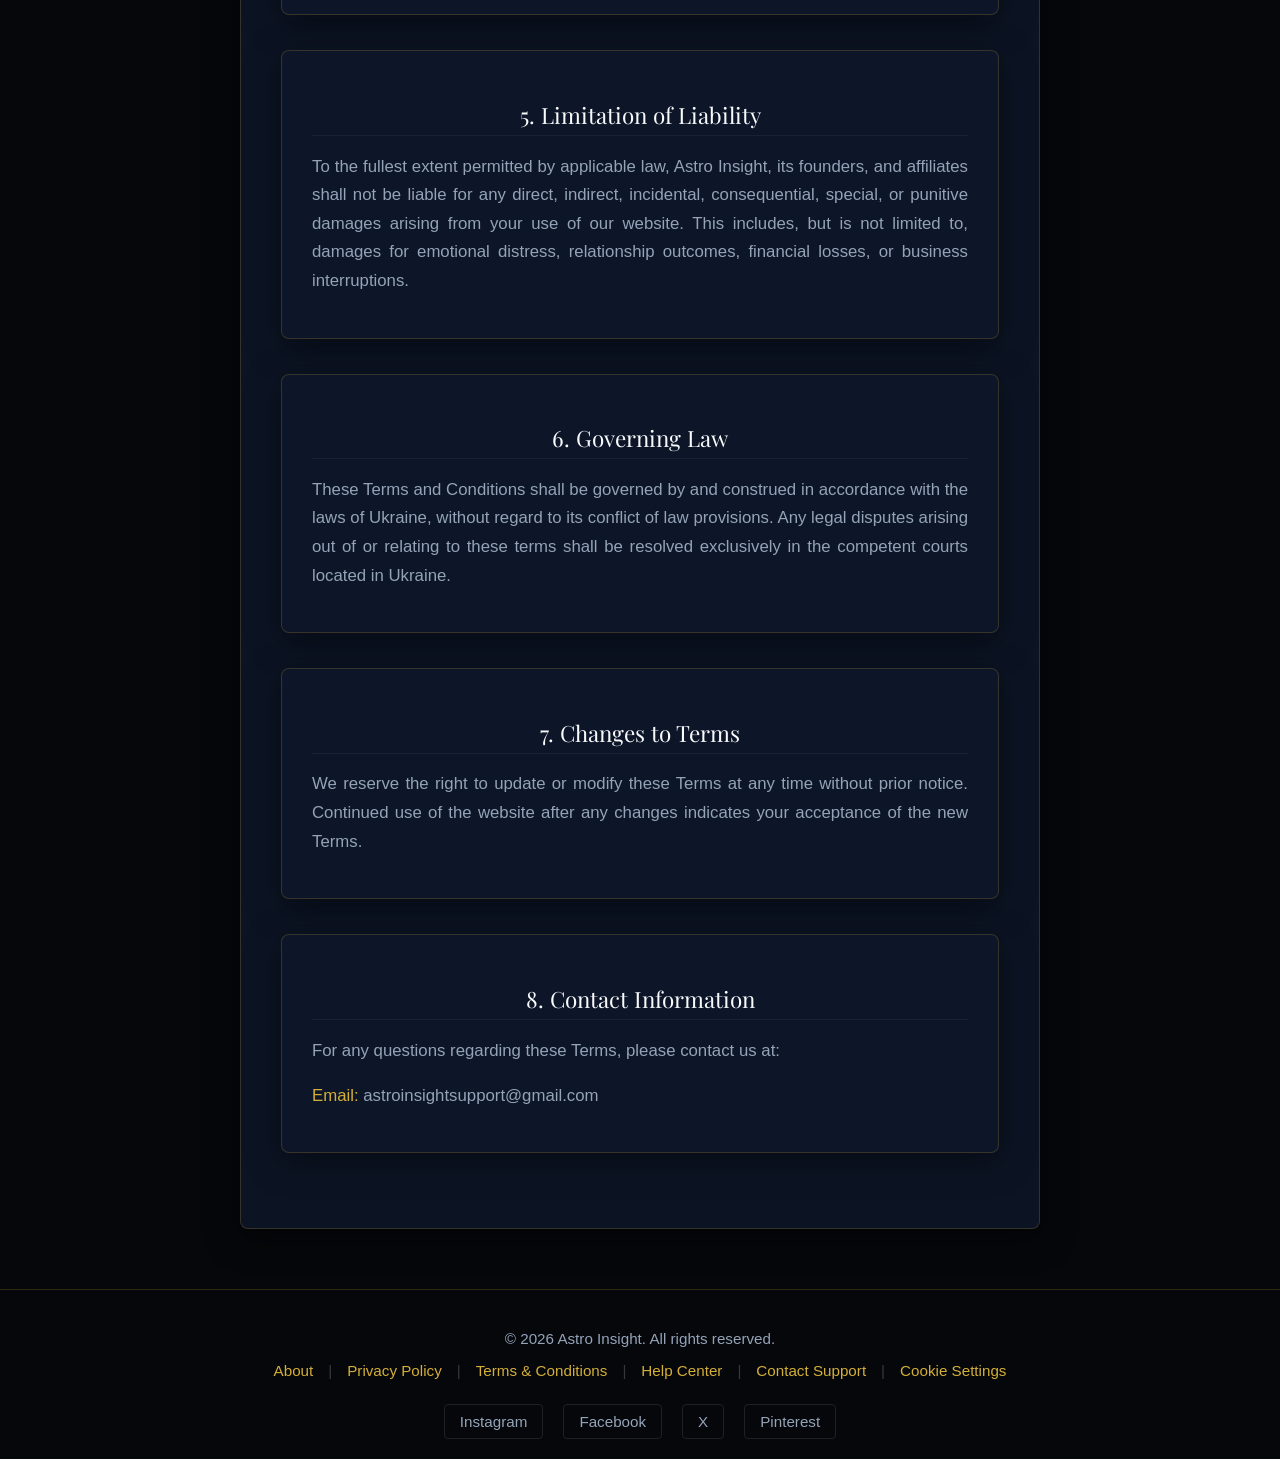
<file: pages/terms.html>
<!DOCTYPE html>
<html lang="en">
<head>
    <meta charset="UTF-8">
    <meta name="viewport" content="width=device-width, initial-scale=1.0">
        <script>
        window.dataLayer = window.dataLayer || [];
        function gtag() { dataLayer.push(arguments); }
        window.gtag = gtag;

        (function () {
            var COOKIE_KEY = 'astro_cookie_consent';
            var isGPCActivated = !!(navigator.globalPrivacyControl || window.globalPrivacyControl);
            var savedConsent = null;
            try { savedConsent = localStorage.getItem(COOKIE_KEY); } catch (e) {}

            function getConsentPayload(state) {
                var isGranted = state === 'granted';
                var isNecessary = state === 'necessary';
                return {
                    'analytics_storage': isGranted ? 'granted' : 'denied',
                    'ad_storage': isGranted ? 'granted' : 'denied',
                    'ad_user_data': isGranted ? 'granted' : 'denied',
                    'ad_personalization': isGranted ? 'granted' : 'denied',
                    'functionality_storage': (isGranted || isNecessary) ? 'granted' : 'denied',
                    'personalization_storage': (isGranted || isNecessary) ? 'granted' : 'denied',
                    'security_storage': 'granted',
                    'restricted_data_processing': !isGranted
                };
            }

            var initialState;
            if (isGPCActivated) {
                try { localStorage.setItem(COOKIE_KEY, 'denied'); } catch (e) {}
                initialState = 'denied';
            } else if (savedConsent === 'granted' || savedConsent === 'denied' || savedConsent === 'necessary') {
                initialState = savedConsent;
            } else {
                initialState = 'denied';
            }
            gtag('consent', 'default', getConsentPayload(initialState));

            window.__astroConsent = {
                COOKIE_KEY: COOKIE_KEY,
                isGPCActivated: isGPCActivated,
                savedConsent: savedConsent,
                getConsentPayload: getConsentPayload
            };
        })();
    </script>
    <title>Terms and Conditions | Astro Insight</title>
    <meta name="description" content="Terms and Conditions governing the use of Astro Insight website, free services, and digital products.">
    <link rel="canonical" href="https://astroinsight.space/pages/terms.html">
    <link href="https://fonts.googleapis.com/css2?family=Playfair+Display:ital,wght@0,400;0,700;1,400&display=swap" rel="stylesheet">
    <link rel="stylesheet" href="../css/style.css?v=20260901">
<!-- === ASTRO INSIGHT FAVICON & APP SET === -->
<link rel="icon" type="image/x-icon" href="../icon/logo.ico">
<link rel="icon" type="image/png" sizes="192x192" href="../icon/icon-192.png">
<link rel="apple-touch-icon" sizes="180x180" href="../icon/apple-touch-icon.png">
<meta name="theme-color" content="#0f172a"> </head>
<body>
    <canvas id="starlight-canvas"></canvas>

    <nav class="navbar">
        <a href="../index.html" class="nav-logo-link" style="text-decoration: none; color: inherit; display: inline-flex;">
            <div class="nav-logo">
                <div class="logo-svg-container" id="site-logo-container"></div>
                <span class="nav-title">Astro Insight</span>
            </div>
        </a>

        <div class="nav-links" id="desktopNav">
            <a href="../index.html">Home</a>
            <a href="../pages/games.html">Astro Games</a>
            <a href="../pages/articles.html">Articles</a>
        </div> 

        <div class="hamburger" onclick="toggleMobileMenu()">
            <span></span><span></span><span></span>
        </div>
    </nav>

    <div class="mobile-menu" id="mobileMenu">
        <span class="close-menu" onclick="toggleMobileMenu()">&times;</span>
        
        <a href="../index.html" onclick="toggleMobileMenu()">Home</a>
        <a href="../pages/games.html" onclick="toggleMobileMenu()">Astro Games</a>
        <a href="../pages/articles.html" onclick="toggleMobileMenu()">Articles</a>
    </div>

    <main class="terms-container">
        <header class="terms-header">
            <h1>Terms and Conditions</h1>
            <p class="last-updated">Last Updated: September 2026</p>
        </header>

        <section class="terms-section">
            <h2>1. Introduction</h2>
            <p>Welcome to Astro Insight ("we," "our," "us"). By accessing our website (astroinsight.space) and using our services, you agree to comply with and be bound by the following Terms and Conditions. If you do not agree with any part of these terms, please discontinue use of our services immediately.</p>
        </section>

        <section class="terms-section">
            <h2>2. Description of Services</h2>
            <p>Astro Insight provides free astrological content, horoscopes, and interactive celestial readings. All tools and readings are mathematically and symbolically generated based on user-provided data.</p>
        </section>

        <section class="terms-section">
            <h2>3. Entertainment & Medical Disclaimer</h2>
            <p>All content, readings, and games provided by Astro Insight are strictly for entertainment, educational, and self-reflection purposes only.</p>
            <ul>
                <li>Astrology is not an exact science.</li>
                <li>Our content does not constitute, and should not be used as a substitute for, professional medical, legal, financial, or psychological advice, diagnosis, or treatment.</li>
                <li>Astro Insight assumes no liability for any actions, decisions, or life changes you make based on our content. Always consult a licensed professional for serious matters.</li>
            </ul>
        </section>

        <section class="terms-section">
            <h2>4. Intellectual Property & Acceptable Use</h2>
            <p>All content on Astro Insight (text, logos, graphics, and algorithms) is the exclusive property of Astro Insight and is protected by international copyright laws.</p>
            <ul>
                <li><strong>Prohibited Use:</strong> You may not resell, redistribute, modify, or commercially exploit our content. Furthermore, you may not use bots, scrapers, or automated tools to extract data from our website.</li>
            </ul>
        </section>

        <section class="terms-section">
            <h2>5. Limitation of Liability</h2>
            <p>To the fullest extent permitted by applicable law, Astro Insight, its founders, and affiliates shall not be liable for any direct, indirect, incidental, consequential, special, or punitive damages arising from your use of our website. This includes, but is not limited to, damages for emotional distress, relationship outcomes, financial losses, or business interruptions.</p>
        </section>

        <section class="terms-section">
            <h2>6. Governing Law</h2>
            <p>These Terms and Conditions shall be governed by and construed in accordance with the laws of Ukraine, without regard to its conflict of law provisions. Any legal disputes arising out of or relating to these terms shall be resolved exclusively in the competent courts located in Ukraine.</p>
        </section>

        <section class="terms-section">
            <h2>7. Changes to Terms</h2>
            <p>We reserve the right to update or modify these Terms at any time without prior notice. Continued use of the website after any changes indicates your acceptance of the new Terms.</p>
        </section>

        <section class="terms-section">
            <h2>8. Contact Information</h2>
            <p>For any questions regarding these Terms, please contact us at:</p>
            <p><strong>Email:</strong> astroinsightsupport@gmail.com</p>
        </section>
    </main>

<footer class="site-footer">
    <p>&copy; 2026 Astro Insight. All rights reserved.</p>
    <div class="footer-links">
        <a href="about.html">About</a>
        <span class="divider">|</span>
        <a href="privacy.html">Privacy Policy</a>
        <span class="divider">|</span>
        <a href="terms.html">Terms & Conditions</a>
        <span class="divider">|</span>
        <a href="helpcenter.html">Help Center</a>
        <span class="divider">|</span>
        <a href="support.html">Contact Support</a>
        <span class="divider">|</span>
        <a href="#" onclick="if(window.showCookieBanner) window.showCookieBanner(); return false;">Cookie Settings</a>
    </div>
    
    <div class="social-links">
        <a href="https://www.instagram.com/_astroinsight_/" target="_blank" rel="noopener">Instagram</a>
        <a href="https://www.facebook.com/profile.php?id=61589576716944" target="_blank" rel="noopener">Facebook</a>
        <a href="https://x.com/_Astro_Insight_" target="_blank" rel="noopener">X</a>
        <a href="https://www.pinterest.com/astroinsightspace/" target="_blank" rel="noopener">Pinterest</a>
    </div>
</footer> <script src="../js/utils.js" defer></script>
    <script src="../js/canvas.js" defer></script>
    <script src="../js/ui.js" defer></script>
    <script src="../js/widgets.js" defer></script>
<script src="../js/cookie-consent.js"></script>
</body>
</html>
</file>
<file: css/style.css>
/* ==========================================
   GLOBAL MOBILE FIXES & ACCESSIBILITY 
   ========================================== */
html, body {
    overflow-x: hidden; /* Strictly prevent horizontal scrolling */
    width: 100%;
}

*, *::before, *::after {
    box-sizing: border-box; /* Prevent padding from breaking widths */
}

/* Ensure 44x44px minimum tap targets for touchscreens */
.nav-links a, .dropdown-content a, .mobile-submenu a, .tab-btn, .custom-option {
    min-height: 44px;
    display: flex;
    align-items: center;
}

/* Fix Tables breaking the layout on articles.html */
.zodiac-table {
    display: block;
    width: 100%;
    overflow-x: auto;
    -webkit-overflow-scrolling: touch;
    white-space: nowrap;
}

/* ==========================================
   ROOT VARIABLES & BASE
   ========================================== */
:root {
    --bg-dark: #0f172a;              /* Темна синя основа */
    --bg-body: #05070a;              /* Найтемніший фон body */
    --bg-panel: rgba(15, 23, 42, 0.85);
    --glow-color: #d4af37;           /* Базовий ЗОЛОТИЙ колір Astro Insight */
    --glow-color-dim: rgba(212, 175, 55, 0.2); 
    --glow-color-mid: rgba(212, 175, 55, 0.4); 
    --text-main: #f8fafc;
    --text-muted: #94a3b8;
    --color-success: #22c55e;        
    --color-success-hover: #16a34a;
    --color-danger: #ef4444;         
}

html { 
    scroll-behavior: smooth; 
    background-color: var(--bg-body); 
}

body {
    margin: 0; padding: 0; 
    font-family: 'Playfair Display', serif; 
    color: var(--text-main);
    background-color: transparent; 
    min-height: 100vh;
    position: relative;
}

/* ФІКСОВАНИЙ CANVAS ДЛЯ ЗІРОК */
#starlight-canvas {
    display: block;
    position: fixed;
    top: 15px; left: 0;
    width: 100vw; height: calc(100vh - 15px);
    background: radial-gradient(circle at center, var(--bg-dark) 0%, var(--bg-body) 100%);
    background-size: cover;       
    background-repeat: no-repeat; 
    z-index: -1;
    pointer-events: none;
}

/* ==========================================
   NAVBAR
   ========================================== */
.navbar {
    position: fixed; top: 0; left: 0; width: 100%;
    background: rgba(5, 7, 10, 0.9); backdrop-filter: blur(10px);
    display: flex; justify-content: space-between; align-items: center; gap: 30px;
    padding: 15px 20px; z-index: 1000;
    border-bottom: 1px solid var(--glow-color);
    transition: border-color 0.8s ease;
}

.nav-links { display: flex; align-items: center; gap: 15px; }
.nav-links a { color: var(--text-main); text-decoration: none; font-size: 1.1rem; transition: 0.3s; }
.nav-links a:hover { color: var(--glow-color); }
.nav-logo-link { text-decoration: none; color: inherit; display: flex; align-items: center; }

.reset-btn {
    background: transparent; border: 1px solid var(--text-muted);
    color: var(--text-muted); padding: 5px 12px; border-radius: 15px;
    font-size: 0.9rem; cursor: pointer; transition: 0.3s; margin-left: 10px;
    font-family: 'Playfair Display', serif;
}
.reset-btn:hover { border-color: var(--glow-color); color: var(--glow-color); }

/* ==========================================
   MAIN LAYOUT & CARDS
   ========================================== */
.container {
    position: relative; z-index: 1; width: 95%; max-width: 1000px;
    margin: 100px auto 40px; text-align: center;
}

header h1 { font-size: 3.5rem; color: var(--glow-color); margin-bottom: 5px; text-transform: uppercase; letter-spacing: 3px; font-weight: 700;}
.subtitle { color: var(--text-muted); font-size: 1.1rem; margin-bottom: 20px; font-style: italic;}

section {
    background: var(--bg-panel); backdrop-filter: blur(5px); -webkit-backdrop-filter: blur(5px);
    padding: 30px; border-radius: 8px; margin-bottom: 30px;
    border: 1px solid var(--glow-color-dim);
    box-shadow: 0 8px 32px rgba(0,0,0,0.5);
    transition: border-color 0.8s ease, box-shadow 0.8s ease;
    transform: translateZ(0); /* Fix scrolling artifacts */
}
section:hover { border-color: var(--glow-color); box-shadow: 0 0 20px rgba(0,0,0,0.6);}
section h3 { font-size: 2rem; margin-top: 0; color: var(--text-main); font-weight: 400;}

.omen-box { border-left: 3px solid var(--glow-color); display: flex; justify-content: center; gap: 10px; font-size: 1.2rem;}
.omen-label { font-weight: bold; color: var(--glow-color);}

.two-col-grid { display: grid; grid-template-columns: 1fr 1fr; gap: 30px; margin-bottom: 30px; }

/* Forms & Inputs */
.selector-group, .ask-input-group { display: flex; justify-content: center; align-items: center; gap: 10px; margin: 15px 0; }
select, input { padding: 12px; background: rgba(0,0,0,0.5); color: white; border: 1px solid var(--text-muted); border-radius: 4px; outline: none; font-family: 'Playfair Display', serif; font-size: 1.1rem;}
select:focus, input:focus { border-color: var(--glow-color); }
.ask-input-group input { width: 70%; }
.plus-icon { font-size: 2rem; color: var(--glow-color); }

.glow-btn {
    padding: 12px 25px; background: var(--glow-color); border: none; border-radius: 4px;
    color: var(--bg-body); font-weight: bold; cursor: pointer; transition: 0.3s; text-transform: uppercase; letter-spacing: 1px; font-family: 'Playfair Display', serif; font-size: 1rem;
}
.glow-btn:hover { background: var(--text-main); box-shadow: 0 0 15px var(--glow-color); }
.glow-btn.outline { background: transparent; border: 1px solid var(--glow-color); color: var(--glow-color); }
.glow-btn.outline:hover { background: var(--glow-color); color: var(--bg-body); }
.glow-btn.success-btn { background: var(--color-success); color: var(--bg-body); }
.glow-btn.success-btn:hover { background: var(--color-success-hover); box-shadow: 0 0 15px var(--color-success); }

.result-text { margin-top: 15px; font-style: italic; color: var(--glow-color); font-size: 1.2rem; min-height: 25px;}

/* Zodiac Grid */
.zodiac-grid { display: grid; grid-template-columns: repeat(auto-fit, minmax(140px, 1fr)); gap: 15px; }
.card {
    background: rgba(0,0,0,0.4); padding: 25px 10px; border-radius: 8px; cursor: pointer;
    border: 1px solid rgba(255,255,255,0.05); transition: 0.5s;
    -webkit-backface-visibility: hidden; backface-visibility: hidden; transform: translateZ(0); /* Anti-flicker / scroll glitch fix */
}
.card:hover { transform: translateY(-5px); border-color: var(--glow-color); background: rgba(0,0,0,0.7);}
.card .icon { font-size: 3rem; margin-bottom: 10px; transition: color 0.8s; }
.card h3 { margin: 0 0 5px 0; font-size: 1.4rem; }
.sign-motto { font-size: 0.9rem; color: var(--text-muted); font-style: italic; }

/* 3D Tarot */
.tarot-title { color: var(--glow-color); font-size: 0.9rem; margin-bottom: 15px; font-style: italic;}
.tarot-name { font-weight: bold; font-size: 1.2rem; color: var(--text-main);}

/* ==========================================
   MODAL, TABS & ATTRIBUTES
   ========================================== */
.modal { 
    display: none; position: fixed; z-index: 2000; left: 0; top: 0; 
    width: 100%; height: 100%; background-color: rgba(0,0,0,0.85); overflow-y: auto;
}
.modal-content { 
    background-color: var(--bg-panel); border: 2px solid var(--glow-color); 
    width: 85%; max-width: 750px; max-height: 85vh; border-radius: 12px; 
    position: relative; box-shadow: 0 0 40px rgba(0,0,0,0.8);
    display: flex; flex-direction: column; margin: 100px auto 40px; 
}
.modal-header { flex: 0 0 auto; display: flex; justify-content: flex-end; padding: 10px 15px; background: rgba(0,0,0,0.2); }
.close-btn { font-size: 28px; cursor: pointer; color: var(--glow-color); line-height: 1; padding: 5px; }
.close-btn:hover { color: white; }
.modal-body { padding: 25px; overflow-y: auto; flex: 1; }

.modal-tabs { display: flex; border-bottom: 1px solid rgba(255,255,255,0.1); margin-bottom: 20px; }
.tab-btn { flex: 1; background: transparent; border: none; color: var(--text-muted); padding: 12px; cursor: pointer; border-bottom: 3px solid transparent; font-family: 'Playfair Display', serif; font-size: 1.05rem; }
.tab-btn.active { color: var(--glow-color); border-bottom-color: var(--glow-color); font-weight: bold; }
.tab-content { display: none; line-height: 1.6; text-align: left; font-size: 1.1rem; }
.tab-content.active-content { display: block; animation: fadeIn 0.4s; }

.lucky-attributes { 
    display: flex; justify-content: space-between; align-items: center; gap: 15px; 
    background: rgba(0,0,0,0.4); padding: 15px; border-radius: 6px; 
    margin-bottom: 20px; border: 1px solid rgba(255,255,255,0.1); flex-wrap: wrap;
}
.attribute-box { display: flex; align-items: center; gap: 8px; font-size: 1rem; }
.attr-label { color: var(--text-muted); font-style: italic; }
.attr-value { font-weight: bold; color: var(--text-main); }
.modal-actions button { flex: 1; padding: 12px; }

/* ==========================================
   PERSONAL GRIMOIRE (Archive)
   ========================================== */
.archive-item { 
    background: rgba(0,0,0,0.4); padding: 15px; border-radius: 4px; margin-top: 15px; 
    border-left: 3px solid var(--glow-color); text-align: left; cursor: pointer;
    transition: all 0.3s ease; display: flex; justify-content: space-between; align-items: center;
}
.archive-item:hover { background: rgba(0,0,0,0.7); transform: translateX(5px); border-color: var(--text-main); }
.archive-info { flex-grow: 1; }
.archive-date { font-size: 0.9rem; color: var(--text-muted); margin-bottom: 5px; font-style: italic; }
.delete-btn { background: transparent; border: none; color: var(--text-muted); font-size: 1.8rem; cursor: pointer; padding: 0 10px; transition: color 0.3s; line-height: 1; }
.delete-btn:hover { color: var(--color-danger); }

/* ==========================================
   MOBILE MENU BASE
   ========================================== */
.hamburger {
    padding: 10px;
    margin-right: -10px;
    display: none;
    flex-direction: column;
    gap: 6px;
    cursor: pointer;
    z-index: 2001;
}
.hamburger span { width: 30px; height: 3px; background: var(--glow-color); transition: 0.3s; border-radius: 2px;}

.mobile-menu {
    position: fixed; top: 0; right: -100%; width: 100vw; height: 100vh;
    background: rgba(5, 7, 10, 0.98); backdrop-filter: blur(15px);
    z-index: 2000; display: flex; flex-direction: column;
    align-items: center; justify-content: center; gap: 35px;
    transition: 0.5s cubic-bezier(0.77, 0.2, 0.05, 1);
}
.mobile-menu.open { right: 0; }
.close-menu { position: absolute; top: 20px; right: 30px; font-size: 50px; color: var(--glow-color); cursor: pointer; }
.mobile-menu a { font-size: 2.2rem; color: var(--text-main); text-decoration: none; text-transform: uppercase; letter-spacing: 2px;}
.mobile-menu a:hover { color: var(--glow-color); }

/* ==========================================
   ABOUT SECTION
   ========================================== */
.about-container { max-width: 1000px; margin: 120px auto 60px; padding: 40px; background: var(--bg-panel); border-radius: 8px; border: 1px solid var(--glow-color-dim); box-shadow: 0 8px 32px rgba(0,0,0,0.5); text-align: center; }
.about-intro h1 { font-size: 2.8rem; color: var(--glow-color); margin-bottom: 20px; font-family: 'Playfair Display', serif; text-transform: uppercase; letter-spacing: 2px; }
.hero-text { font-size: 1.15rem; line-height: 1.7; color: var(--text-muted); max-width: 800px; margin: 0 auto 50px; font-family: sans-serif; }
.about-features h2 { font-size: 1.8rem; color: var(--text-main); margin-bottom: 30px; font-weight: 400; }
.features-grid { display: grid; grid-template-columns: repeat(2, 1fr); gap: 20px; text-align: left; }
.feature-card { background: rgba(0, 0, 0, 0.4); padding: 25px; border-radius: 8px; border: 1px solid rgba(255, 255, 255, 0.05); transition: transform 0.4s ease, border-color 0.4s ease; }
.feature-card:hover { transform: translateY(-5px); border-color: var(--glow-color); background: rgba(0, 0, 0, 0.7); }
.feature-card h4 { font-size: 1.25rem; margin-top: 0; margin-bottom: 12px; color: var(--glow-color); font-family: 'Playfair Display', serif; }
.feature-card p { font-size: 1rem; line-height: 1.6; margin: 0; color: var(--text-muted); }

/* ==========================================
   STATIC PAGES BACKGROUND
   ========================================== */
body.static-page { background: radial-gradient(circle at center, var(--bg-dark) 0%, var(--bg-body) 100%) !important; background-size: cover !important; background-repeat: no-repeat !important; }

/* ==========================================
   HELP CENTER & FAQ
   ========================================== */
.faq-container { max-width: 800px; margin: 120px auto 60px; padding: 40px; background: var(--bg-panel); border-radius: 8px; border: 1px solid var(--glow-color-dim); box-shadow: 0 8px 32px rgba(0,0,0,0.5); text-align: left; }
.faq-header { border-bottom: 1px solid rgba(255,255,255,0.1); padding-bottom: 20px; margin-bottom: 35px; text-align: center; }
.faq-header h1 { font-size: 2.5rem; color: var(--glow-color); margin: 0 0 10px 0; text-transform: uppercase; letter-spacing: 2px;}
.faq-header p { font-size: 1.1rem; color: var(--text-muted); margin: 0; font-family: sans-serif; }
.faq-category-title { font-size: 1.3rem; color: var(--text-main); margin: 30px 0 15px 0; font-weight: 400; letter-spacing: 1px; display: flex; align-items: center; }
.faq-category-title::after { content: ''; flex-grow: 1; margin-left: 15px; height: 1px; background: rgba(255, 255, 255, 0.05); }
details { background: rgba(255, 255, 255, 0.01); border: 1px solid rgba(255, 255, 255, 0.05); border-radius: 6px; margin-bottom: 12px; padding: 16px 20px; transition: all 0.3s ease; }
details[open] { border-color: var(--glow-color-mid); background: rgba(255, 255, 255, 0.03); box-shadow: 0 4px 20px rgba(0, 0, 0, 0.2); }
summary { font-size: 1.1rem; color: var(--text-main); font-family: sans-serif; cursor: pointer; list-style: none; position: relative; padding-right: 30px; font-weight: 400; }
summary::-webkit-details-marker { display: none; }
summary::after { content: '→'; position: absolute; right: 0; top: 50%; transform: translateY(-50%); color: var(--text-muted); transition: transform 0.3s ease, color 0.3s ease; }
details[open] summary::after { transform: translateY(-50%) rotate(90deg) !important; color: var(--glow-color); }
details p, details ul { margin-top: 15px; margin-bottom: 0; font-family: sans-serif; color: var(--text-muted); font-size: 1rem; line-height: 1.6; }
details li { margin-bottom: 8px; }
.faq-footer { text-align: center; margin-top: 50px; padding-top: 30px; border-top: 1px solid rgba(255,255,255,0.05); }
.faq-footer h3 { color: var(--text-main); font-size: 1.4rem; font-weight: 400; margin: 0 0 10px 0; }
.faq-footer p { color: var(--text-muted); font-family: sans-serif; }
.faq-footer a { color: var(--glow-color); text-decoration: none; }
.faq-footer a:hover { text-decoration: underline; }

/* ==========================================
   PRIVACY POLICY & TERMS
   ========================================== */
.privacy-section p, .privacy-section li, .terms-section p, .terms-section li { font-size: 1.05rem; line-height: 1.7; color: var(--text-muted); margin-bottom: 12px; font-family: sans-serif; text-align: justify; hyphens: auto; -webkit-hyphens: auto; }
.privacy-container, .terms-container { max-width: 800px; margin: 120px auto 60px; padding: 40px; background: var(--bg-panel); border-radius: 8px; border: 1px solid var(--glow-color-dim); box-shadow: 0 8px 32px rgba(0,0,0,0.5); text-align: left; }
.privacy-header, .terms-header { border-bottom: 1px solid rgba(255,255,255,0.1); padding-bottom: 20px; margin-bottom: 30px; text-align: center; }
.privacy-header h1, .terms-header h1 { font-size: 2.5rem; color: var(--glow-color); margin: 0 0 10px 0; text-transform: uppercase; letter-spacing: 2px;}
.privacy-intro-summary { background: rgba(255, 255, 255, 0.03); border-left: 3px solid var(--glow-color); padding: 20px; margin-bottom: 40px; border-radius: 0 4px 4px 0; }
.privacy-section, .terms-section { margin-bottom: 35px; }
.privacy-section h2, .terms-section h2 { font-size: 1.4rem; color: var(--text-main); margin-bottom: 15px; font-weight: 400; border-bottom: 1px solid rgba(255,255,255,0.05); padding-bottom: 5px; }
.privacy-section ul, .terms-section ul { padding-left: 20px; margin-bottom: 15px; }
.privacy-section strong, .terms-section strong { color: var(--glow-color); font-weight: normal; }
.hr-divider { border: 0; height: 1px; background: linear-gradient(to right, transparent, var(--glow-color-dim), transparent); margin: 30px 0; }
.last-updated { font-size: 1rem; color: var(--text-muted); font-style: italic; margin: 0; }

/* ==========================================
   CONTACT SUPPORT
   ========================================== */
.contact-container { max-width: 900px; margin: 120px auto 60px; padding: 40px; background: var(--bg-panel); border-radius: 8px; border: 1px solid var(--glow-color-dim); box-shadow: 0 8px 32px rgba(0,0,0,0.5); }
.contact-header { border-bottom: 1px solid rgba(255,255,255,0.1); padding-bottom: 20px; margin-bottom: 40px; text-align: center; }
.contact-header h1 { font-size: 2.5rem; color: var(--glow-color); margin: 0 0 10px 0; text-transform: uppercase; letter-spacing: 2px;}
.contact-header p { font-size: 1.1rem; color: var(--text-muted); margin: 0; font-family: sans-serif; }
.contact-grid { display: grid; grid-template-columns: 1fr 1fr; gap: 40px; text-align: left; }
.contact-info h2 { font-size: 1.5rem; color: var(--text-main); margin-top: 0; margin-bottom: 15px; font-weight: 400; }
.contact-info p { font-size: 1.05rem; line-height: 1.6; color: var(--text-muted); font-family: sans-serif; margin-bottom: 25px; }
.info-details { list-style: none; padding: 0; margin: 0 0 30px 0; }
.info-details li { font-family: sans-serif; color: var(--text-muted); margin-bottom: 15px; display: flex; align-items: center; font-size: 1rem; }
.info-details strong { color: var(--glow-color); font-weight: normal; margin-right: 8px; }
.social-links { display: flex; flex-wrap: wrap; gap: 15px; }
.social-links a { color: var(--text-muted); font-family: sans-serif; text-decoration: none; font-size: 0.95rem; border: 1px solid rgba(255, 255, 255, 0.1); padding: 8px 15px; border-radius: 4px; transition: all 0.3s ease; }
.social-links a:hover { border-color: var(--glow-color); color: var(--glow-color); }
.contact-form { background: rgba(0,0,0,0.3); padding: 30px; border-radius: 6px; border: 1px solid rgba(255,255,255,0.05); }
.form-group { margin-bottom: 20px; }
.form-group label { display: block; color: var(--text-muted); margin-bottom: 8px; font-family: sans-serif; font-size: 0.95rem; }
.form-group input, .form-group textarea { width: 100%; box-sizing: border-box; background: rgba(0, 0, 0, 0.5); border: 1px solid rgba(255, 255, 255, 0.1); color: white; padding: 12px 15px; border-radius: 4px; font-family: sans-serif; font-size: 1rem; transition: border-color 0.3s; }
.form-group input:focus, .form-group textarea:focus { outline: none; border-color: var(--glow-color); }
.form-group textarea { resize: vertical; min-height: 120px; }
.submit-btn { width: 100%; padding: 14px; background: var(--glow-color); color: var(--bg-body); border: none; border-radius: 4px; font-family: 'Playfair Display', serif; font-size: 1.1rem; font-weight: bold; text-transform: uppercase; letter-spacing: 1px; cursor: pointer; transition: all 0.3s ease; }
.submit-btn:hover { background: var(--text-main); box-shadow: 0 0 15px var(--glow-color); }

/* ==========================================
   GLOBAL SITE FOOTER
   ========================================== */
.site-footer { text-align: center; padding: 40px 20px 20px; margin-top: 50px; border-top: 1px solid var(--glow-color-dim); color: var(--text-muted); font-family: sans-serif; font-size: 0.95rem; }
.site-footer p { margin: 0 0 15px 0; }
.footer-links { display: flex; justify-content: center; align-items: center; gap: 15px; flex-wrap: wrap; }
.footer-links a { color: var(--glow-color); text-decoration: none; transition: color 0.3s ease; }
.footer-links a:hover { color: var(--text-main); text-shadow: 0 0 8px var(--glow-color); }
.footer-links .divider { color: rgba(255, 255, 255, 0.2); }

/* ==========================================
   ASTRO-COMPATIBILITY PREMIUM WIDGET
   ========================================== */
.compatibility-section { padding: 60px 20px; display: flex; justify-content: center; align-items: center; }
.compatibility-container { background: transparent; border: none; padding: 40px 30px; max-width: 650px; width: 100%; text-align: center; box-shadow: none; }
.compatibility-container h2 { font-family: 'Playfair Display', serif; font-size: 2.2rem; color: var(--text-main); margin-top: 0; margin-bottom: 10px; text-shadow: 0 0 10px rgba(212, 175, 55, 0.2); }
.compatibility-subtitle { font-family: sans-serif; color: var(--text-muted); font-size: 0.95rem; margin-bottom: 35px; }
.compatibility-form { display: flex; justify-content: space-between; align-items: flex-end; gap: 15px; margin-bottom: 35px; }
.select-group { flex: 1;display:flex; flex-direction: column; gap: 15px;text-align: left; }
.input-wrapper { display: flex; flex-direction: column; gap: 8px; }
.select-group label, .select-group .pseudo-label { font-family: sans-serif; font-size: 0.85rem; text-transform: uppercase; letter-spacing: 1px; color: var(--glow-color); padding-left: 5px; }
.cosmic-connector { font-size: 1.5rem; color: var(--glow-color); padding-bottom: 8px; text-shadow: 0 0 10px var(--glow-color); animation: pulseGlow 2s infinite ease-in-out; }
.compat-btn { background: var(--glow-color); border: none; border-radius: 8px; padding: 14px 35px; color: var(--bg-body); font-family: 'Playfair Display', serif; font-size: 1.1rem; font-weight: bold; text-transform: uppercase; cursor: pointer; letter-spacing: 1px; transition: all 0.3s ease; box-shadow: 0 0 10px rgba(212, 175, 55, 0.4); }
.compat-btn:hover { transform: translateY(-2px); background: var(--text-main); color: var(--bg-body); box-shadow: 0 0 20px var(--glow-color); }
.compat-btn:active { transform: translateY(1px); }
.compat-result-box { margin-top: 30px; padding: 20px; background: rgba(5, 7, 10, 0.6); border-left: 3px solid var(--glow-color); border-radius: 4px 8px 8px 4px; text-align: left; font-family: 'Playfair Display', serif; font-size: 1.1rem; line-height: 1.6; color: var(--text-main); animation: fadeIn 0.5s ease-out; }
#compatibility-result { margin-top: 30px; text-align: center; border: none; box-shadow: none; background: transparent; padding: 0; }
.compat-score-circle { width: 140px; height: 140px; margin: 0 auto 25px; border-radius: 50%; background: radial-gradient(circle, rgba(212, 175, 55, 0.15) 0%, rgba(5, 7, 10, 0.8) 100%); border: 2px solid var(--glow-color); box-shadow: 0 0 30px rgba(212, 175, 55, 0.3); display: flex; align-items: center; justify-content: center; font-size: 3.8rem; font-family: 'Playfair Display', serif; color: var(--glow-color); }
.strength-box { border-left-color: #4CAF50; }
.growth-box { border-left-color: #FF9800; }
.insight-box p { margin: 0; font-size: 0.95rem; color: var(--text-main); line-height: 1.5; }

@keyframes pulseGlow { 0%, 100% { opacity: 0.6; text-shadow: 0 0 5px var(--glow-color); } 50% { opacity: 1; text-shadow: 0 0 15px var(--glow-color), 0 0 25px var(--glow-color); } }

/* ==========================================
   Article HUB (ARTICLE CARDS & GRID)
   ========================================== */

/* Glassmorphism картка (базується на твоїх змінних) */

/* Зображення з зумом при наведенні */

/* Контент картки */

.insight-footer span {
    color: var(--text-muted);
    font-size: 0.85rem;
}

/* Активна кнопка фільтра */
/* ==========================================
   SVG ICONS & WIDGET SELECTS
   ========================================== */

/* 1. Гнучкий розмір (для карток та модалок Celestial Readings) */
.zodiac-svg-icon { 
    width: 1.5em; 
    height: 1.5em; 
    display: inline-block; 
    vertical-align: middle; 
}

/* 2. Обмеження 100px ТІЛЬКИ для випадаючих списків сумісності */
.selected-content .zodiac-svg-icon,
.custom-option .zodiac-svg-icon {
    width: 100px !important; 
    height: 100px !important; 
    margin-right: 2px;
}

/* 3. Збережені ефекти світіння та ховеру (Vector Minimalism) */
.zodiac-svg-icon circle, .zodiac-svg-icon path { fill: var(--glow-color) !important; transition: fill 0.3s ease, filter 0.3s ease; }
.zodiac-card:hover .zodiac-svg-icon circle, .zodiac-card:hover .zodiac-svg-icon path { fill: #ffffff !important; filter: drop-shadow(0 0 8px var(--glow-color)); }

/* ========================================== */

.custom-select { position: relative; width: 100%; min-width: 220px; }
.select-trigger { display: flex; justify-content: space-between; align-items: center; padding: 12px 16px; background: rgba(20, 20, 30, 0.8); border: 1px solid rgba(212, 175, 55, 0.4); border-radius: 8px; color: #fff; cursor: pointer; transition: all 0.3s ease; }
.select-trigger:hover { border-color: var(--glow-color, #d4af37); box-shadow: 0 0 10px rgba(212, 175, 55, 0.2); }
.selected-content { display: flex; align-items: center; gap: 12px; }
.custom-options { position: absolute; top: 100%; left: 0; width: 100%; background: #12121a; border: 1px solid rgba(212, 175, 55, 0.4); border-radius: 8px; margin-top: 5px; padding: 0; list-style: none; max-height: 190px; overflow-y: auto; z-index: 100; box-shadow: 0 12px 30px rgba(0, 0, 0, 0.6); opacity: 0; visibility: hidden; transform: translateY(-10px); transition: all 0.3s ease; }
.custom-options.open { opacity: 1; visibility: visible; transform: translateY(0); }
.custom-option { display: flex; align-items: center; padding: 8px 16px; gap: 10px; cursor: pointer; color: #fff; font-size: 0.95rem; transition: background 0.2s; }
.custom-option:hover { background: rgba(212, 175, 55, 0.15); }
.dropdown-icon { width: 20px; height: 20px; display: flex; justify-content: center; align-items: center; color: var(--glow-color, #d4af37); }
.dropdown-icon svg { width: 100%; height: 100%; fill: currentColor; display: block; }

/* ==========================================
   MODAL TITLE LINK
   ========================================== */
.modal-title-link { color: var(--glow-color, #d4af37); text-decoration: none; display: inline-flex; align-items: center; gap: 8px; transition: all 0.3s ease; cursor: pointer; }
.modal-title-link:hover { text-shadow: 0 0 15px var(--glow-color, #d4af37); transform: scale(1.05); }
.modal-title-link .link-icon { font-size: 0.6em; opacity: 0.7; transition: transform 0.3s ease; }
.modal-title-link:hover .link-icon { transform: translate(3px, -3px); }

/* ==========================================
   CONSOLIDATED TABLET & MOBILE MÓDOSÍTÁSOK (1024px, 768px, 480px)
   ========================================== */
@media (max-width: 1024px) {
    .zodiac-grid { grid-template-columns: repeat(3, 1fr); }
}

@media (max-width: 768px) {
    /* Performance */
    *, *::before, *::after {
        backdrop-filter: none !important;
        -webkit-backdrop-filter: none !important;
    }
    
    /* Navigation */
    #desktopNav { display: none; } 
    .hamburger { display: flex; flex-direction: column; gap: 6px; cursor: pointer; } 
    
    /* Typography Scaling */
    header h1 { font-size: 2.2rem; margin-top: 10px;}
    .subtitle { font-size: 1rem; }
    section h3 { font-size: 1.6rem; }
    .blog-title, .faq-header h1, .contact-header h1, .terms-header h1, .privacy-header h1, .about-intro h1, .page-title { 
        font-size: 1.8rem; 
    }
    
    /* Spacing & Layouts */
    section { padding: 20px 15px; }
    .two-col-grid { grid-template-columns: 1fr; gap: 20px;}
    .contact-grid { grid-template-columns: 1fr; gap: 30px; }
    
    /* Zodiac Grids */
    .card { padding: 15px 5px; }
    .card .icon { font-size: 2.5rem; }
    .card h3 { font-size: 1.1rem; }
    
    /* Tarot Cards (FIXED ASPECT RATIO) */
    .tarot-grid { 
        flex-direction: row; 
        flex-wrap: wrap; 
        justify-content: center; 
        gap: 15px;
    }
    .tarot-card { 
        width: 30%; 
        min-width: 90px; 
        max-width: 120px; 
        height: auto; 
        aspect-ratio: 2 / 3.2;
    } 
    
    /* Forms & Inputs */
    .ask-input-group, .selector-group { flex-direction: column; width: 100%; }
    .ask-input-group input, .selector-group select { width: 100%; }
    .glow-btn, .submit-btn, input, select { width: 100%; min-height: 48px; }
    
    /* Fortune Modal */
    .modal-content { 
        width: 95% !important; 
        margin: 80px auto 20px !important; 
        padding: 25px 15px; 
    }
    .modal-body { padding: 15px; }
    .glow-text { font-size: 1.8rem !important; }
    .modal-tabs { flex-wrap: wrap; }
    .tab-btn { flex: 1 1 100%; text-align: center; border-bottom: 1px solid rgba(255,255,255,0.1); padding: 10px;}
    
    /* Modal Attributes (FIXED STACKING) */
    .lucky-attributes { 
        flex-direction: column; 
        align-items: stretch; 
        gap: 12px; 
    }
    .attribute-box {
        justify-content: space-between;
        width: 100%;
        border-bottom: 1px solid rgba(255,255,255,0.05);
        padding-bottom: 5px;
    }
    .attribute-box:last-child { border-bottom: none; }
    .attribute-box.energy-box { justify-content: center !important; text-align: center; }

    /* Compatibility Widget */
    .compatibility-section { padding: 40px 15px; }
    .compatibility-container { padding: 25px 15px; }
    .compatibility-form { flex-direction: column; align-items: stretch; gap: 15px; margin-bottom: 25px; }
    .select-group { width: 100%; }
    .custom-select { min-width: 100%; } /* Prevents overflow */
    .cosmic-connector { transform: rotate(90deg); margin: 10px 0; padding-bottom: 0; }
    .compat-btn { width: 100%; }
    
    /* Articles & Static Pages (FIXED RIGHT SHIFT) */
    .privacy-container, .faq-container, .contact-container, .about-container, .terms-container { 
        margin: 100px auto 40px; 
        width: 92%;
        padding: 25px 15px; 
    }
    .blog-post, .zodiac-article-block {
        padding: 20px 15px;
        border-radius: 8px;
    }

    /* About Page Mobile Fixes */
    .features-grid { grid-template-columns: 1fr; gap: 20px; }
    .hero-text { font-size: 1.05rem; margin-bottom: 30px; }
    .feature-card { padding: 20px 15px; }
}

@media (max-width: 480px) {
    /* Typography */
    header h1 { font-size: 1.8rem; }
    .subtitle { font-size: 0.9rem; }
    .blog-title { font-size: 1.5rem; }
    .glow-text { font-size: 1.5rem !important; }

    /* Zodiac Grid */
    .zodiac-grid { grid-template-columns: repeat(2, 1fr); gap: 12px; }
    .card { padding: 15px 10px; }
    .card .icon { font-size: 2rem; margin-bottom: 5px; }
    .card h3 { font-size: 1.1rem; }

    /* Tarot Card scaling for very small screens (iPhone SE) */
    .tarot-card { 
        width: 45%; 
        max-width: 130px; 
        height: auto; 
        aspect-ratio: 2 / 3.2;
    }

    /* Fortune Modal */
    .modal-content { margin: 85px auto 20px !important; padding: 20px 12px; }

    /* Compatibility */
    .compat-score-circle {
        width: 110px;
        height: 110px;
        font-size: 2.8rem;
    }

    /* Compact static page margins for very small screens */
    .privacy-container, .faq-container, .contact-container, .about-container, .terms-container { 
        margin: 85px auto 30px; 
        width: 95%; 
        padding: 20px 10px; 
    }
}
@media (min-width: 769px) {
    #planetsGrid {
        grid-template-columns: repeat(5, 1fr);
    }
}
.site-footer .social-links {
    display: flex;
    justify-content: center !important; /* A !important biztosítja, hogy felülírja a korábbi szabályokat */
    align-items: center;
    width: 100%; /* Kényszeríti, hogy a doboz kitöltse a teret, így van mihez képest középre kerülnie */
    margin-top: 25px;
    gap: 20px;
}

/* ==========================================
   DYNAMIC LOGO GLOW SYSTEM (UNIFIED FIX)
   ========================================== */
.nav-logo {
    display: flex;
    align-items: center;
    max-height: 60px;
}

/* Базовий стан контейнера логотипу */
#site-logo-container,
.logo-svg-container {
    width: 60px !important;
    height: 60px !important;
    min-width: 60px;
    min-height: 60px;
    display: flex;
    align-items: center;
    justify-content: center;
    position: relative;
    color: var(--glow-color, #d4af37);
    filter: drop-shadow(0 0 6px var(--glow-color, rgba(212, 175, 55, 0.4)));
    transition: filter 0.4s ease, color 0.4s ease;
}

/* Ідеальний базовий масштаб 2.2 без скачків */
#site-logo-container svg,
.logo-svg-container svg {
    width: 100%;
    height: 100%;
    display: block;
    object-fit: contain;
    transform: scale(2.2) !important;
    transform-origin: center center;
    transition: transform 0.4s cubic-bezier(0.175, 0.885, 0.32, 1.275);
}

/* 🪄 МАГІЯ ПРИ НАВЕДЕННІ (HOVER) — сяйво та збільшення до 3.0 */
#site-logo-container:hover,
.logo-svg-container:hover {
    filter: drop-shadow(0 0 15px var(--glow-color, rgba(212, 175, 55, 0.95)))
            drop-shadow(0 0 25px var(--glow-color, rgba(212, 175, 55, 0.6))) !important;
}

#site-logo-container:hover svg,
.logo-svg-container:hover svg {
    transform: scale(3) !important;
}

/* ==========================================
   FIX: OVERRIDE INNER SVG STYLES (.cls-1 .. .cls-4)
   Примусове перефарбовування контурів та заливок ЛОГОТИПУ В ШАПЦІ під активну ауру
   ========================================== */

/* 1. Контури, лінії ТА ЗІРКИ (cls-1, cls-3, cls-4) */
#site-logo-container svg .cls-1,
#site-logo-container svg .cls-3,
#site-logo-container svg .cls-4,
.logo-svg-container svg .cls-1,
.logo-svg-container svg .cls-3,
.logo-svg-container svg .cls-4 {
    stroke: var(--glow-color, #d4af37) !important;
    transition: stroke 0.4s ease;
}

/* 2. Тільки заповнені фігури (cls-2) */
#site-logo-container svg .cls-2,
.logo-svg-container svg .cls-2 {
    fill: var(--glow-color, #d4af37) !important;
    transition: fill 0.4s ease;
}

/* ==========================================
   PHASE 2: CUSTOM DATE PICKER DESIGN
   ========================================== */

/* 1. Стилізуємо саме поле вводу (робимо його схожим на custom-select) */
input[type="date"].gold-select {
    -webkit-appearance: none;
    appearance: none;
    width: 100%;
    background: rgba(15, 23, 42, 0.6); /* Темний напівпрозорий фон сайту */
    border: 1px solid rgba(212, 175, 55, 0.4); /* Приглушена золота рамка */
    border-radius: 8px; /* Заокруглення як у дропдаунах */
    color: #e2e8f0; /* Світлий текст */
    font-family: inherit; /* Успадковує шрифт сайту */
    font-size: 1rem;
    padding: 12px 15px; /* Просторі відступи */
    outline: none;
    cursor: pointer;
    transition: all 0.3s ease;
    /* Легка внутрішня тінь для об'єму */
    box-shadow: inset 0 2px 4px rgba(0, 0, 0, 0.2);
    color-scheme: dark; /* Підтримка темної теми */
}

/* 2. Ефект при наведенні та кліку (фокусі) */
input[type="date"].gold-select:hover,
input[type="date"].gold-select:focus {
    border-color: var(--glow-color, #d4af37); /* Рамка стає яскраво-золотою */
    background: rgba(20, 30, 50, 0.8);
    box-shadow: 0 0 10px rgba(212, 175, 55, 0.2), inset 0 2px 4px rgba(0, 0, 0, 0.2);
}

/* 3. Перефарбовуємо іконку календарика браузера в золото */
input[type="date"].gold-select::-webkit-calendar-picker-indicator {
    background-color: transparent;
    cursor: pointer;
    opacity: 0.7;
    /* CSS-магія: перетворюємо чорну іконку на золоту за допомогою фільтрів */
    filter: invert(75%) sepia(40%) saturate(600%) hue-rotate(350deg) brightness(100%);
    transition: all 0.3s ease;
    padding: 2px;
}

/* 4. Іконка календарика світиться при наведенні */
input[type="date"].gold-select::-webkit-calendar-picker-indicator:hover {
    opacity: 1;
    filter: invert(85%) sepia(50%) saturate(800%) hue-rotate(350deg) brightness(120%);
    transform: scale(1.1); /* Трохи збільшується */
}
/* ==========================================
   UI/UX FIX: WIDE COMPATIBILITY RESULTS (PREMIUM GLASSMORPHISM)
   ========================================== */

/* 1. Головний контейнер результатів (Вириваємо за межі батьківського блоку) */
#compatibilityResult {
    width: 90vw; /* Займає 90% ширини екрану */
    max-width: 950px; /* Достатньо місця для комфортного читання */
    position: relative;
    left: 50%;
    transform: translateX(-50%); /* Ідеальне центрування відносно всього екрану */
    
    margin-top: 50px; /* Більше простору від кнопки */
    padding: 40px; /* Дихаючий простір всередині */
    
    /* Естетика Astro Insight: Матове скло та золото */
    background: rgba(15, 23, 42, 0.65); 
    backdrop-filter: blur(12px); /* Ефект матового скла */
    -webkit-backdrop-filter: blur(12px);
    
    border: 1px solid rgba(212, 175, 55, 0.3); /* Ніжна золота рамка */
    border-radius: 16px; /* Більш сучасне, м'яке заокруглення */
    box-shadow: 0 20px 50px rgba(0, 0, 0, 0.6), inset 0 1px 0 rgba(255, 255, 255, 0.05); /* Глибока тінь + верхній блік */
    box-sizing: border-box;
    z-index: 10;
}

/* 2. Обгортка для блоків аналітики */
.compat-analytics {
    display: flex;
    flex-direction: column;
    gap: 25px;
    text-align: left;
    width: 100%;
    margin-top: 35px;
}

/* 3. Внутрішні інформаційні блоки (Planetary Analysis та Astro-Weather) */
.insight-box {
    padding: 25px 30px;
    border-radius: 12px;
    background: rgba(0, 0, 0, 0.55);
    border-left: 4px solid;
    width: 100% !important;
    border: 1px solid rgba(255, 255, 255, 0.03);
    box-shadow: 0 4px 15px rgba(0, 0, 0, 0.3);
    box-sizing: border-box;
    line-height: 1.7;
    font-size: 1.05rem;
    color: #e2e8f0;
    transition: transform 0.3s ease, border-color 0.3s ease;
}

/* Легкий ефект підняття при наведенні на блоки з текстом */
.insight-box:hover {
    transform: translateY(-2px);
    border-color: rgba(212, 175, 55, 0.2);
}

/* 4. Заголовки всередині блоків */
.insight-box h4 {
    margin: 0 0 8px 0;
    font-size: 1.25rem;
    letter-spacing: 0.5px;
    margin-top: 0;
    margin-bottom: 15px;
}
/* ==========================================
   TAROT WIDGET: CYBER ORACLE GLASSMORPHISM
   ========================================== */

.tarot-grid {
    display: flex;
    justify-content: center;
    gap: 30px;
    margin-top: 30px;
    flex-wrap: wrap;
    perspective: 1000px;
}

.tarot-card {
    width: 200px;
    height: 320px;
    cursor: pointer;
    background: transparent;
    border: none;
    padding: 0;
    position: relative;
    transition: transform 0.3s ease;
}

.tarot-card:hover {
    transform: translateY(-10px);
}

.tarot-inner {
    position: relative;
    width: 100%;
    height: 100%;
    text-align: center;
    transition: transform 0.8s cubic-bezier(0.175, 0.885, 0.32, 1.275);
    transform-style: preserve-3d;
}

/* Toggle this class via JS to flip the card */
.tarot-card.flipped .tarot-inner {
    transform: rotateY(180deg);
}

.tarot-front, .tarot-back {
    position: absolute;
    width: 100%;
    height: 100%;
    backface-visibility: hidden;
    border-radius: 12px;
    display: flex;
    flex-direction: column;
    justify-content: center;
    align-items: center;
    padding: 15px;
    -webkit-backface-visibility: hidden;
    background: rgba(15, 23, 42, 0.6);
    backdrop-filter: blur(10px);
    border: 1px solid var(--glow-color-mid);
    box-shadow: 0 4px 30px rgba(0, 0, 0, 0.5), inset 0 0 15px var(--glow-color-dim);
}

/* The card back (what you see before flipping) */
.tarot-front {
    background: rgba(0,0,0,0.8);
    border: 2px solid var(--glow-color);
    color: var(--glow-color);
    font-size: 3rem;
}

/* The actual card face (what you see after flipping) */
.tarot-back {
    background: rgba(5, 7, 10, 0.85);
    border: 2px solid var(--text-main);
    transform: rotateY(180deg);
}

.tarot-position-label {
    font-size: 0.85rem;
    color: var(--text-muted);
    text-transform: uppercase;
    letter-spacing: 2px;
    margin-bottom: 10px;
}

.tarot-card-title {
    font-size: 1.2rem;
    color: var(--text-main);
    font-weight: bold;
    margin-bottom: 5px;
}

.tarot-card-type {
    font-size: 0.8rem;
    color: var(--glow-color);
    font-style: italic;
}
/* ==========================================
   TAROT AI READING: TYPOGRAPHY & LOADER
   ========================================== */

.oracle-reading {
    display: none; /* Hidden until triggered */
    margin-top: 40px;
    padding: 35px;
    background: rgba(15, 23, 42, 0.6);
    backdrop-filter: blur(15px);
    border: 1px solid rgba(255, 215, 0, 0.2);
    border-radius: 12px;
    color: #e2e8f0;
    line-height: 1.8;
    font-size: 1.1rem;
    box-shadow: 0 10px 40px rgba(0, 0, 0, 0.5), inset 0 0 20px rgba(255, 215, 0, 0.05);
    max-width: 800px;
    margin-left: auto;
    margin-right: auto;
    animation: fadeIn 1s ease-in-out;
}

.oracle-reading h3 {
    color: #ffd700;
    margin-bottom: 15px;
    margin-top: 25px;
    letter-spacing: 1px;
    text-transform: uppercase;
    font-size: 1.2rem;
}

.oracle-reading h3:first-child {
    margin-top: 0;
}

.oracle-reading p {
    margin-bottom: 15px;
}

.oracle-reading strong {
    color: #ffffff;
    font-weight: 600;
}

/* Mystical Loader Animation */
.oracle-loader {
    text-align: center;
    padding: 30px;
}

.glow-text {
    color: #ffd700;
    margin-top: 0;
    text-transform: uppercase;
    letter-spacing: 2px;
    font-size: 2.2rem;
    font-style: italic;
    animation: pulseGlow 1.5s infinite alternate;
}

@keyframes pulseGlow {
    from { opacity: 0.5; text-shadow: 0 0 5px rgba(255, 215, 0, 0.2); }
    to { opacity: 1; text-shadow: 0 0 15px rgba(255, 215, 0, 0.8); }
}

@keyframes fadeIn {
    from { opacity: 0; transform: translateY(15px); }
    to { opacity: 1; transform: translateY(0); }
}

.reading-error {
    color: #ff4c4c;
    text-align: center;
    font-style: italic;
}
/* ==========================================
   ASTRO INSIGHT PRELOADER (CLEANED & OPTIMIZED)
   ========================================== */
body.no-scroll { overflow: hidden; height: 100vh; }

#astro-preloader {
    position: fixed;
    top: 0; left: 0; right: 0; bottom: 0;
    width: 100vw; height: 100vh;
    background: #050505;
    z-index: 999999;
    display: flex;
    align-items: center;
    justify-content: center;
    transition: background 1.2s ease, opacity 0.4s ease;
}

.preloader-content {
    display: flex;
    flex-direction: column;
    align-items: center;
    width: 100%;
    max-width: 600px; /* Гнучкий розмір замість жорсткого для захисту мобілок */
    text-align: center;
}

/* Великий логотип по центру прелоадера */
#intro-logo-container {
    width: 280px; 
    height: 280px; /* Ідеальний квадрат 1:1 */
    display: flex;
    justify-content: center;
    align-items: center;
    transform-origin: top left;
    transition: transform 1.2s cubic-bezier(0.77, 0, 0.17, 1);
    will-change: transform;
}

#intro-logo-container svg {
    width: 100%; height: 100%;
    filter: drop-shadow(0 0 30px var(--glow-color, #d4af37));
    transform: scale(1.8);
}

#intro-logo-container .cls-1, 
#intro-logo-container .cls-3, 
#intro-logo-container .cls-4 {
    stroke: var(--glow-color, #d4af37) !important;
}
#intro-logo-container .cls-2 {
    fill: var(--glow-color, #d4af37) !important;
}

/* Напис Astro Insight на прелоадері */
.intro-title {
    margin-top: -20px; /* Підтягуємо текст до квадрата */
    font-size: 4rem;
    color: var(--glow-color, #d4af37);
    text-transform: uppercase;
    text-shadow: 0 0 20px var(--glow-color, #d4af37);
    opacity: 0;
    display: inline-block;
    transform-origin: top left;
    margin-left: 0; 
    white-space: nowrap; /* Забороняємо перенос тексту */
    animation: textReveal 1.5s ease-out forwards 0.3s;
    transition: transform 1.2s cubic-bezier(0.77, 0, 0.17, 1), opacity 0.5s ease;
}

@keyframes textReveal {
    0% { letter-spacing: 30px; opacity: 0; }
    100% { letter-spacing: 2px; opacity: 1; }
}

/* ==========================================
   СТИЛІ ДЛЯ ТЕКСТУ В ШАПЦІ (Місце посадки)
   ========================================== */
.nav-title {
    font-size: 1.5rem;
    font-weight: bold;
    color: var(--glow-color, #d4af37);
    text-transform: uppercase;
    letter-spacing: 2px;
    margin-left: 10px; /* Безпечний та гармонійний відступ */
    text-shadow: 0 0 8px var(--glow-color, #d4af37);
    transition: color 0.5s ease, text-shadow 0.5s ease;
}

/* ==========================================
   МОБІЛЬНА АДАПТАЦІЯ ДЛЯ ПРЕЛОАДЕРА
   ========================================== */
@media (max-width: 768px) {
    #intro-logo-container {
        width: 300px;  /* Пропорційне зменшення для телефонів */
        height: 300px; 
    }
    .intro-title {
        font-size: 2.2rem;
        margin-top: 10px;
    }
    .nav-title {
        font-size: 1.2rem;
        margin-left: 8px;
    }
}
/* =========================================
   CUSTOM COSMIC CURSOR (Astro Insight)
   ========================================= */

/* Застосовуємо ТІЛЬКИ для пристроїв із точною мишкою (ПК/Ноутбуки) */
@media (pointer: fine) {
    /* Жорстко ховаємо ВСІ системні курсори (стрілки, ручки, палички) на ВСІХ елементах */
    /* CSAK akkor, ha a JS ténylegesen létrehozta a saját kurzort (custom-cursor-ready osztály) */
    html.custom-cursor-ready *,
    html.custom-cursor-ready *::before,
    html.custom-cursor-ready *::after {
        cursor: none !important;
    }
    
    #cursor-dot, #cursor-aura {
        position: fixed;
        top: 0;
        left: 0;
        pointer-events: none; /* ДУЖЕ ВАЖЛИВО: дозволяє клікати крізь курсор */
        border-radius: 50%;
        z-index: 99999; /* Поверх усіх інших елементів */
        transform: translate(-50%, -50%); /* Центруємо відносно координат */
    }

    /* Центральна зірочка (рухається миттєво) */
    #cursor-dot {
        width: 6px;
        height: 6px;
        background-color: var(--glow-color, #d4af37);
        box-shadow: 0 0 10px var(--glow-color, #d4af37);
    }

    /* Орбіта/Аура (рухається із затримкою) */
    #cursor-aura {
        width: 36px;
        height: 36px;
        border: 1px solid rgba(212, 175, 55, 0.4);
        box-shadow: 0 0 15px rgba(212, 175, 55, 0.15);
        transition: width 0.3s ease, height 0.3s ease, background-color 0.3s ease;
        will-change: transform; /* Підказка для браузера: вмикає GPU-прискорення */
    }

    /* Стан "Увага": коли курсор наведено на посилання чи кнопку */
    #cursor-aura.hovering {
        width: 55px;
        height: 55px;
        background-color: rgba(212, 175, 55, 0.1);
        border-color: var(--glow-color, #d4af37);
    }
}
/* =========================================
   КАСТОМІЗАЦІЯ ТЕКСТУ ТА ВВОДУ
   ========================================= */

/* 1. Золота блимаюча каретка для полів вводу */
input, textarea {
    caret-color: var(--glow-color, #d4af37);
}

/* 2. Космічне золоте виділення тексту */
::selection {
    background-color: rgba(212, 175, 55, 0.4); /* Напівпрозорий золотий */
    color: #fff; /* Текст стає білим для контрасту */
    text-shadow: 0 0 5px rgba(212, 175, 55, 0.8); /* Легке світіння виділеного тексту */
}

/* 3. Ховаємо стандартний текстовий курсор */
/* CSAK akkor, ha a JS ténylegesen létrehozta a saját kurzort (custom-cursor-ready osztály) */
html.custom-cursor-ready p,
html.custom-cursor-ready h1,
html.custom-cursor-ready h2,
html.custom-cursor-ready h3,
html.custom-cursor-ready h4,
html.custom-cursor-ready h5,
html.custom-cursor-ready h6,
html.custom-cursor-ready span,
html.custom-cursor-ready li,
html.custom-cursor-ready input,
html.custom-cursor-ready textarea {
    cursor: none;
}

/* 4. Новий стан Аури над текстом (Витягується в лінію) */
#cursor-aura.text-hover {
    width: 4px;
    height: 28px; /* Робимо високим */
    border-radius: 2px;
    background-color: rgba(212, 175, 55, 0.6);
    border: none;
    box-shadow: 0 0 10px var(--glow-color, #d4af37);
}
/* ==========================================
   INTERACTIVE TOOLTIPS (INFO ICONS)
   ========================================== */

/* Світіння при наведенні */
.info-tooltip:hover {
    background: var(--glow-color);
    color: var(--bg-body);
    box-shadow: 0 0 15px var(--glow-color);
}

/* Сама плашка підказки (Glassmorphism) */
.info-tooltip::after {
    content: attr(data-tooltip);
    position: absolute;
    bottom: 160%; /* Виринає зверху над іконкою */
    left: 50%;
    transform: translateX(-50%) translateY(15px);
    width: max-content;
    max-width: 250px; /* Щоб текст не був нескінченно довгим */
    padding: 12px 18px;
    background: rgba(15, 23, 42, 0.85); /* Темно-синій матовий фон */
    backdrop-filter: blur(12px);
    -webkit-backdrop-filter: blur(12px);
    border: 1px solid var(--glow-color);
    border-radius: 8px;
    color: var(--text-main);
    font-size: 0.95rem;
    font-family: 'Playfair Display', serif;
    font-weight: normal;
    text-align: center;
    line-height: 1.5;
    opacity: 0;
    visibility: hidden;
    pointer-events: none;
    box-shadow: 0 10px 30px rgba(0, 0, 0, 0.6);
    transition: all 0.4s cubic-bezier(0.175, 0.885, 0.32, 1.275); /* Плавна пружинка */
    z-index: 1000;
}

/* Маленький золотий трикутник, що вказує на іконку */
.info-tooltip::before {
    content: '';
    position: absolute;
    bottom: 120%;
    left: 50%;
    transform: translateX(-50%) translateY(15px);
    border-width: 7px;
    border-style: solid;
    border-color: var(--glow-color) transparent transparent transparent;
    opacity: 0;
    visibility: hidden;
    transition: all 0.4s cubic-bezier(0.175, 0.885, 0.32, 1.275);
    z-index: 1000;
}

/* Анімація появи при наведенні (або тапі на телефоні) */
.info-tooltip:hover::after,
.info-tooltip:hover::before {
    opacity: 1;
    visibility: visible;
    transform: translateX(-50%) translateY(0);
}

/* Мобільна адаптація: щоб текст не вилазив за екран */
@media (max-width: 768px) {
    .info-tooltip::after {
        white-space: normal;
        width: 220px;
        font-size: 0.9rem;
    }
}
/* ==========================================
   POSITIONING FOR COSMIC INSIGHT (OMEN BOX) TOOLTIP
   ========================================== */
#itOmen {
    position: relative; /* База для координат */
}

/* Ставимо іконку по центру правого краю контейнера */

/* Підказка відкривається зверху над іконкою і зміщується вліво */
#itOmen .info-tooltip::after {
    left: auto;
    right: 0;
    bottom: 160%;
    top: auto;
    transform: translateY(15px);
}

/* Золотий трикутник вказівника точно під іконку */
#itOmen .info-tooltip::before {
    left: auto;
    right: 5px;
    bottom: 120%;
    top: auto;
    border-color: var(--glow-color) transparent transparent transparent;
    transform: translateY(15px);
}

/* Анімація появления при наведенні */
#itOmen .info-tooltip:hover::after,
#itOmen .info-tooltip:hover::before {
    transform: translateY(0);
}
/* ==========================================
   TOOLTIPS FOR TWO-COLUMN GRID WIDGETS
   ========================================== */
.two-col-grid .info-tooltip::after {
    max-width: 210px; /* Зменшена ширина для комфортного читання у вузьких колонках */
}

@media (max-width: 768px) {
    .two-col-grid .info-tooltip::after {
        max-width: 190px;
    }
}
/* ==========================================
   MODAL ACTION BUTTONS TOOLTIPS
   ========================================== */
.modal-actions {
    display: flex;
    flex-direction: row;
    gap: 15px;
    margin-top: 25px;
}

.btn-with-tooltip {
    flex: 1;
    display: flex;
    align-items: center;
    position: relative;
    gap: 8px;
}

.btn-with-tooltip .glow-btn {
    flex: 1; /* Кнопка займає весь доступний простір */
}

/* Налаштування позиціонування підказки над кнопками */
.btn-with-tooltip .info-tooltip::after {
    bottom: 140%;
    left: auto;
    right: -10px; /* Прив'язуємо правий край підказки до іконки, текст росте вліво */
    transform: translateY(10px); /* Прибрали translateX */
    max-width: 240px;
    z-index: 2050; /* Вище за модальне вікно */
}

/* Налаштовуємо золотий трикутник-вказівник */
.btn-with-tooltip .info-tooltip::before {
    bottom: 110%;
    left: auto;
    right: 5px; /* Стрілочка вказує рівно на іконку ? */
    transform: translateY(10px);
    z-index: 2050;
}

/* Анімація появи (плавний рух тільки вгору) */
.btn-with-tooltip .info-tooltip:hover::after,
.btn-with-tooltip .info-tooltip:hover::before {
    transform: translateY(0);
}

/* Адаптація для мобільних пристроїв */
@media (max-width: 768px) {
.modal-actions {
    flex-direction: column;
    gap: 15px;
}
    
    .btn-with-tooltip {
        width: 100%;
    }
}
#custom-svg-cursor {
    position: fixed;
    top: 0;
    left: 0;
    width: 38px;  /* Компактний та зручний розмір курсора */
    height: 38px;
    pointer-events: none;
    z-index: 99999;
    filter: drop-shadow(0 0 5px var(--glow-color, #d4af37));
    transition: transform 0.05s ease-out, width 0.2s ease, height 0.2s ease, filter 0.2s ease;
}

#custom-svg-cursor svg {
    width: 100%;
    height: 100%;
    display: block;
}

/* При наведенні на кнопки курсор трохи більшає і яскравіше світиться */
#custom-svg-cursor.hovering {
    width: 48px;
    height: 48px;
    filter: drop-shadow(0 0 15px var(--glow-color, #d4af37));
}

h2, h3, h4, .omen-box {
    display: flex;
    align-items: center;
    justify-content: center;
    flex-wrap: wrap; 
    gap: 10px;       
}

.info-tooltip {
    display: inline-flex;
    align-items: center;
    justify-content: center;
    width: 24px;
    height: 24px;
    border-radius: 50%;
    background: rgba(212, 175, 55, 0.1);
    border: 1px solid var(--glow-color);
    color: var(--glow-color);
    font-size: 0.9rem;
    font-family: sans-serif;
    font-style: normal;
    font-weight: bold;
    vertical-align: middle;
    margin-left: 0 !important;
    cursor: pointer;
    position: relative;
    box-shadow: 0 0 5px var(--glow-color-dim);
    transition: all 0.3s ease;
    flex-shrink: 0;
}

#itOmen .info-tooltip {
    position: relative !important;
    right: auto !important;
    left: auto;
    top: auto !important;
    transform: none !important;
    margin-left: 0;
}

@media (max-width: 768px) {
  
    .info-tooltip::after,
    #itOmen .info-tooltip::after,
    .btn-with-tooltip .info-tooltip::after {
        position: fixed !important;
        left: 15px !important;
        right: 15px !important;
        bottom: 25px !important;
        top: auto !important;
        width: auto !important;
        max-width: none !important;
        margin: 0 !important;
        transform: translateY(20px) !important; 
        z-index: 999999 !important; 
        box-sizing: border-box;
        text-align: center;
    }

  
    .info-tooltip:hover::after,
    .info-tooltip:active::after,
    #itOmen .info-tooltip:hover::after,
    .btn-with-tooltip .info-tooltip:hover::after {
        transform: translateY(0) !important;
        opacity: 1 !important;
        visibility: visible !important;
    }

    .info-tooltip::before,
    #itOmen .info-tooltip::before,
    .btn-with-tooltip .info-tooltip::before {
        display: none !important;
    }
}
/* ==========================================
   ZODIAC MATCH BLITZ GAME
   ========================================== */
.blitz-stats-header {
    display: flex;
    justify-content: space-between;
    width: 100%;
    max-width: 900px;
    margin: 0 auto 30px auto;
    color: #fff;
}

.blitz-stat-group {
    display: flex;
    gap: 30px;
}

.blitz-stat-box {
    display: flex;
    flex-direction: column;
    align-items: center;
}

.blitz-stat-label {
    font-size: 0.8rem;
    text-transform: uppercase;
    letter-spacing: 1px;
    margin-bottom: 5px;
    color: var(--text-muted, #aaa);
}

.blitz-stat-value {
    font-size: 2.5rem;
    font-weight: bold;
    font-family: 'Playfair Display', serif;
}

.blitz-game-board {
    display: flex;
    width: 100%;
    max-width: 900px;
    margin: 0 auto;
    gap: 20px;
}

.blitz-panel {
    flex: 1;
    background: rgba(0, 0, 0, 0.3);
    border: 1px solid rgba(255, 255, 255, 0.1);
    border-radius: 8px;
    padding: 25px; /* Kicsit kisebb belső margó, hogy még kompaktabb legyen */
    display: flex;
    flex-wrap: wrap;
    justify-content: center;
    align-content: center; /* flex-start helyett center, hogy középre rendezze a gombokat */
    gap: 15px;
    /* A min-height: 400px; sort teljesen kitöröltük! */
}

.blitz-card {
    background: rgba(255, 255, 255, 0.05);
    border: 1px solid rgba(255, 255, 255, 0.2);
    border-radius: 6px;
    padding: 10px 20px;
    font-size: 1.2rem;
    cursor: pointer;
    transition: all 0.3s ease;
    user-select: none;
    color: #fff;
    display: flex;
    align-items: center;
    justify-content: center;
}

.blitz-card:hover {
    transform: translateY(-2px);
    border-color: var(--glow-color, #d4af37);
    box-shadow: 0 4px 15px var(--glow-color-dim, rgba(212,175,55,0.3));
}

.blitz-card.selected {
    border-color: var(--glow-color, #d4af37);
    box-shadow: 0 0 15px var(--glow-color, #d4af37);
    background: rgba(212, 175, 55, 0.1);
}

.blitz-card.matched {
    visibility: hidden;
    opacity: 0;
}

.blitz-icon-card {
    padding: 10px;
}

.blitz-icon-card svg {
    width: 45px;
    height: 45px;
    fill: currentColor;
    filter: drop-shadow(0 0 5px var(--glow-color-dim, rgba(212,175,55,0.5)));
}

/* Mobile Responsiveness */
@media (max-width: 768px) {
    .blitz-game-board {
        flex-direction: column;
    }
    .blitz-stats-header {
        flex-direction: column;
        gap: 20px;
        align-items: center;
    }
}
.blitz-card svg path,
.blitz-card svg circle,
.blitz-card svg rect,
.blitz-card svg polygon {
    fill: currentColor !important;
}

/* Ha az SVG vonalakat (stroke) is használ, azokat is átszínezzük */
.blitz-card svg [stroke]:not([stroke="none"]) {
    stroke: currentColor !important;
}
/* ==========================================
   GAME 7: TAROT MEMORY MATRIX
   ========================================== */
.tarot-memory-card {
    width: 100%; 
    height: 80px; 
    position: relative; 
    cursor: pointer;
    transform-style: preserve-3d; 
    transition: transform 0.5s;
}
.tarot-memory-card.flipped { 
    transform: rotateY(180deg); 
}
.tarot-memory-card.matched { 
    visibility: hidden; 
    opacity: 0; 
    transition: visibility 0s 0.5s, opacity 0.5s; 
}
.tmc-face {
    position: absolute; 
    width: 100%; 
    height: 100%; 
    -webkit-backface-visibility: hidden;
    backface-visibility: hidden;
    display: flex; 
    align-items: center; 
    justify-content: center; 
    border-radius: 6px;
    font-size: 1.1rem; 
    color: #fff; 
    border: 1px solid rgba(255,255,255,0.2);
}
.tmc-back { 
    background: rgba(255,255,255,0.05); 
}
.tmc-front { 
    background: rgba(192, 132, 252, 0.2); 
    border-color: #c084fc; 
    transform: rotateY(180deg); 
    text-align: center; 
    padding: 5px;
}
/* Reszponzív fix a kvíz kártyákhoz mobilon */
@media (max-width: 768px) {
.zodiac-grid {
    grid-template-columns: repeat(2, 1fr) !important;
    gap: 12px !important;
    display: grid !important;
}
}
/* ==========================================
   1. MAIN ARTICLES GRID (для сторінки articles.html)
   ========================================== */
.insights-grid {
    display: grid;
    /* Автоматична сітка колонок для сторінки статей */
    grid-template-columns: repeat(auto-fill, minmax(300px, 1fr));
    gap: 24px;
    width: 100%;
    margin-top: 20px;
    padding-bottom: 40px;
    box-sizing: border-box;
}

/* ==========================================
   2. CAROUSEL OVERRIDES (ТІЛЬКИ для каруселі)
   ========================================== */
/* Звертаємося напряму до ID, який використовує твій JS скрипт! */
#relatedArticlesGrid {
    display: flex !important;
    flex-direction: row !important;
    flex-wrap: nowrap !important;
    gap: 20px !important;
    overflow-x: auto !important;
    padding: 15px 5px !important;
    margin-top: 0;
    
    /* Дозволяємо JS керувати scroll-behavior (БЕЗ !important) */
    scroll-snap-type: none !important;
    scrollbar-width: none;
    -ms-overflow-style: none;
}

#relatedArticlesGrid::-webkit-scrollbar {
    display: none;
}

/* Жорстко фіксуємо ширину карток ВИКЛЮЧНО в каруселі */
#relatedArticlesGrid .insight-card {
    flex: 0 0 310px !important;
    width: 310px !important;
    min-width: 310px !important;
    max-width: 310px !important;
}

/* Адаптив каруселі для мобільних */
@media (max-width: 768px) {
    #relatedArticlesGrid {
        gap: 15px !important;
    }
    
    /* Звужуємо картку на телефоні, щоб було видно шматочок наступної */
    #relatedArticlesGrid .insight-card {
        flex: 0 0 280px !important;
        width: 280px !important;
        min-width: 280px !important;
        max-width: 280px !important;
    }
}
/* ==========================================
   CAROUSEL WRAPPER & NAVIGATION BUTTONS
   ========================================== */

/* 1. Обгортка каруселі (обов'язково relative, щоб тримати кнопки) */
.carousel-wrapper {
    position: relative;
    display: flex;
    align-items: center;
    width: 100%;
    max-width: 1200px;
    margin: 0 auto;
}

/* 2. Загальний дизайн кнопок-стрілочок */
.carousel-btn {
    position: absolute;
    top: 50%;
    transform: translateY(-50%);
    background: rgba(15, 23, 42, 0.9);
    border: 1px solid var(--glow-color, #d4af37);
    color: var(--glow-color, #d4af37);
    width: 45px;
    height: 45px;
    border-radius: 50%;
    font-size: 20px;
    cursor: pointer;
    z-index: 10;
    transition: all 0.3s ease;
    display: flex;
    align-items: center;
    justify-content: center;
    backdrop-filter: blur(5px);
}

.carousel-btn:hover {
    background: var(--glow-color, #d4af37);
    color: #000;
    box-shadow: 0 0 15px var(--glow-color, #d4af37);
}

/* 3. Розставляємо їх по боках (трохи виступають за краї) */
.left-btn { 
    left: -20px; 
}

.right-btn { 
    right: -20px; 
}

/* 4. На мобільних екранах кнопки ховаємо (працює свайп пальцем) */
@media (max-width: 768px) {
    .carousel-btn { 
        display: none !important; 
    }
}
/* ==========================================
   3. UNIFIED INSIGHT CARDS (Спільний дизайн карток)
   ========================================== */
.insight-card {
    background: var(--bg-panel);
    backdrop-filter: blur(5px);
    border: 1px solid var(--glow-color-dim);
    border-radius: 12px;
    overflow: hidden;
    transition: transform 0.4s ease, border-color 0.4s ease, box-shadow 0.4s ease, opacity 0.3s ease;
    display: flex;
    flex-direction: column;
    height: 430px; /* Єдина висота для сітки та каруселі */
    width: 100%;
    box-sizing: border-box;
}

.insight-card:hover {
    transform: translateY(-8px);
    border-color: var(--glow-color);
    box-shadow: 0 10px 30px rgba(0, 0, 0, 0.6), 0 0 15px var(--glow-color-dim);
}

.insight-card a {
    text-decoration: none;
    color: inherit;
    display: flex;
    flex-direction: column;
    height: 100%;
}

/* Медіа-блок (Зображення та SVG) */
.insight-img-box {
    width: 100%;
    height: 180px;
    min-height: 180px;
    position: relative;
    overflow: hidden;
    display: flex;
    align-items: center;
    justify-content: center;
    border-bottom: 1px solid rgba(255, 255, 255, 0.08);
    background: radial-gradient(circle at center, rgba(180, 140, 255, 0.15) 0%, rgba(15, 23, 42, 0.8) 100%);
    flex-shrink: 0;
}

.insight-img-box.svg-box {
    background: rgba(5, 7, 10, 0.7); /* або radial-gradient для зодіаку */
}

.insight-img-box img {
    position: absolute;
    top: 0;
    left: 0;
    width: 100%;
    height: 100%;
    object-fit: cover;
    transition: transform 0.4s ease, filter 0.4s ease;
}

.insight-card:hover .insight-img-box img {
    transform: scale(1.08);
    filter: brightness(1.1);
}

/* Зодіакальна анімація */
.zodiac-svg-wrapper {
    width: 90px;
    height: 90px;
    display: flex;
    align-items: center;
    justify-content: center;
    transition: transform 0.4s ease, filter 0.4s ease;
}

.zodiac-svg-wrapper .zodiac-svg-icon {
    width: 100%;
    height: 100%;
}

.insight-card[data-zodiac]:hover {
    border-color: var(--zodiac-aura, var(--glow-color));
    box-shadow: 0 10px 30px rgba(0, 0, 0, 0.6), 0 0 20px var(--zodiac-aura, var(--glow-color-dim));
}

.insight-card[data-zodiac]:hover .zodiac-svg-wrapper {
    transform: scale(1.15);
    filter: drop-shadow(0 0 12px var(--zodiac-aura, var(--glow-color)));
}

/* Бейджі (Planet / Zodiac) */
.insight-badge {
    position: absolute;
    top: 12px;
    left: 12px;
    background: rgba(5, 7, 10, 0.85);
    border: 1px solid var(--glow-color);
    color: var(--glow-color);
    padding: 4px 10px;
    border-radius: 4px;
    font-size: 0.75rem;
    font-family: sans-serif;
    text-transform: uppercase;
    letter-spacing: 1px;
    z-index: 2;
}

/* Текстовий контент картки */
.insight-body {
    padding: 20px;
    display: flex;
    flex-direction: column;
    flex-grow: 1;
    box-sizing: border-box;
}

.insight-body h3 {
    font-family: "Playfair Display", serif;
    font-size: 1.25rem;
    color: var(--text-main);
    margin: 0 0 8px 0;
    line-height: 1.3;
    font-weight: 400;
    display: -webkit-box;
    -webkit-line-clamp: 2;
    line-clamp: 2;
    -webkit-box-orient: vertical;
    overflow: hidden;
    min-height: 2.6em;
    transition: color 0.3s ease;
}

.insight-card:hover .insight-body h3 {
    color: var(--glow-color);
}

.insight-body p {
    font-family: sans-serif;
    color: var(--text-muted);
    font-size: 0.9rem;
    line-height: 1.5;
    margin: 0;
    display: -webkit-box;
    -webkit-line-clamp: 2;
    line-clamp: 2;
    -webkit-box-orient: vertical;
    overflow: hidden;
    min-height: 3em;
}

.insight-footer {
    margin-top: auto;
    display: flex;
    justify-content: space-between;
    align-items: center;
    border-top: 1px solid rgba(255, 255, 255, 0.08);
    padding-top: 12px;
    font-family: sans-serif;
    font-size: 0.85rem;
    color: var(--text-muted);
}

.insight-footer .read-more {
    color: var(--glow-color);
    font-weight: bold;
    text-transform: uppercase;
    letter-spacing: 1px;
}

/* ==========================================
   4. NAVIGATION BUTTONS
   ========================================== */
.carousel-btn {
    position: absolute;
    top: 50%;
    transform: translateY(-50%);
    background: rgba(15, 23, 42, 0.9);
    border: 1px solid var(--glow-color, #d4af37);
    color: var(--glow-color, #d4af37);
    width: 45px;
    height: 45px;
    border-radius: 50%;
    font-size: 20px;
    cursor: pointer;
    z-index: 10;
    transition: all 0.3s ease;
    display: flex;
    align-items: center;
    justify-content: center;
    backdrop-filter: blur(5px);
}

.carousel-btn:hover {
    background: var(--glow-color, #d4af37);
    color: #000;
    box-shadow: 0 0 15px var(--glow-color, #d4af37);
}

.left-btn { left: -20px; }
.right-btn { right: -20px; }

/* ==========================================
   5. RESPONSIVE DESIGN (Адаптивність)
   ========================================== */
@media (max-width: 1024px) {
    .carousel-btn {
        width: 40px;
        height: 40px;
    }
    .left-btn { left: -10px; }
    .right-btn { right: -10px; }
}

@media (max-width: 768px) {
    /* Ховаємо стрілки каруселі на мобільних (працює свайп) */
    .carousel-btn { 
        display: none !important; 
    }
    
    /* Відступи для каруселі на мобільному */
    .carousel-wrapper .insights-grid {
        gap: 15px !important;
        padding: 10px 0 !important;
    }
    
    /* Трохи звужуємо картки в каруселі, щоб було видно шматочок наступної */
    .carousel-wrapper .insight-card {
        flex: 0 0 280px !important;
        width: 280px !important;
        min-width: 280px !important;
    }
    
    /* Основна сітка статей (articles.html) стає в 1 колонку */
    .insights-grid {
        grid-template-columns: 1fr;
        gap: 20px;
    }
}

/* Accessibility / SEO Fallback */
.sr-only {
    position: absolute;
    width: 1px;
    height: 1px;
    padding: 0;
    margin: -1px;
    overflow: hidden;
    clip: rect(0, 0, 0, 0);
    border: 0;
}

/* ==========================================
   COOKIE BANNER
   ========================================== */
.cookie-banner { position: fixed; bottom: 20px; left: 50%; transform: translateX(-50%); width: calc(100% - 40px); max-width: 720px; background-color: #121212; border: 1px solid rgba(212, 175, 55, 0.4); border-radius: 8px; padding: 18px 24px; box-shadow: 0 10px 30px rgba(0, 0, 0, 0.85); z-index: 9999; opacity: 1; transition: opacity 0.4s ease, transform 0.4s ease; font-family: inherit; }
.cookie-banner:focus { outline: 2px solid #d4af37; outline-offset: 4px; }
.cookie-banner.hidden { opacity: 0; pointer-events: none; transform: translate(-50%, 20px); }
.cookie-content { display: flex; flex-direction: column; gap: 16px; align-items: center; }
@media (min-width: 680px) { .cookie-content { flex-direction: row; justify-content: space-between; } }
.cookie-text { color: #e0e0e0; font-size: 0.85rem; line-height: 1.5; margin: 0; }
.cookie-link { color: #d4af37; text-decoration: underline; }
.cookie-actions { display: flex; flex-wrap: wrap; gap: 8px; width: 100%; }
@media (min-width: 680px) { .cookie-actions { width: auto; flex-shrink: 0; flex-wrap: nowrap; } }
.cookie-btn { flex: 1; padding: 8px 14px; font-size: 0.8rem; font-weight: 600; border-radius: 4px; cursor: pointer; transition: all 0.2s ease; white-space: nowrap; text-align: center; }
.btn-primary { background-color: #d4af37; color: #000000; border: 1px solid #d4af37; }
.btn-primary:hover { background-color: #f1c40f; }
.btn-secondary { background-color: transparent; color: #cccccc; border: 1px solid #555555; }
.btn-secondary:hover { border-color: #d4af37; color: #ffffff; }
.btn-reject { background-color: rgba(255, 255, 255, 0.05); color: #e06c75; border: 1px solid rgba(224, 108, 117, 0.4); }
.btn-reject:hover { background-color: rgba(224, 108, 117, 0.15); border-color: #e06c75; color: #ffffff; }
</file>
<file: css/sub.css>
/* ==========================================
   ASTRO INSIGHT: NEWSLETTER SECTION
   ========================================== */

.newsletter-section {
    background: var(--bg-panel);
    backdrop-filter: blur(5px);
    padding: 30px;
    border-radius: 8px;
    margin-bottom: 30px;
    border: 1px solid var(--glow-color-dim);
    box-shadow: 0 8px 32px rgba(0, 0, 0, 0.5);
    transition: border-color 0.8s ease, box-shadow 0.8s ease;
    text-align: center;
    width: 100%;
    box-sizing: border-box;
}

.newsletter-section:hover {
    border-color: var(--glow-color);
    box-shadow: 0 0 20px rgba(0, 0, 0, 0.6);
}

.newsletter-section h3 {
    font-size: 2rem;
    margin-top: 0;
    margin-bottom: 8px;
    color: var(--text-main);
    font-weight: 400;
}

.newsletter-form {
    max-width: 650px;
    margin: 0 auto;
    display: flex;
    flex-direction: column;
    align-items: center;
    gap: 15px;
}

.sub-input-row {
    display: flex;
    justify-content: center;
    align-items: center;
    gap: 10px;
    width: 100%;
}

.sub-input-row input[type="email"] {
    flex: 1;
    padding: 12px;
    background: rgba(0, 0, 0, 0.5);
    color: white;
    border: 1px solid var(--text-muted);
    border-radius: 4px;
    outline: none;
    font-family: 'Playfair Display', serif;
    font-size: 1.1rem;
    box-sizing: border-box;
    transition: border-color 0.3s ease;
}

.sub-input-row input[type="email"]:focus {
    border-color: var(--glow-color);
}

.sub-terms-row {
    display: flex;
    align-items: center;
    justify-content: center;
    gap: 8px;
}

.sub-terms-row input[type="checkbox"] {
    width: 16px;
    height: 16px;
    accent-color: var(--glow-color);
    cursor: pointer;
    margin: 0;
}

.sub-terms-row label {
    font-family: 'Playfair Display', serif;
    font-size: 0.95rem;
    color: var(--text-muted);
    font-style: italic;
    cursor: pointer;
}

.sub-terms-row a {
    color: var(--glow-color);
    text-decoration: underline;
}

.sub-terms-row a:hover {
    color: var(--text-main);
}

@media (max-width: 768px) {
    .sub-input-row {
        flex-direction: column;
        width: 100%;
    }
    .sub-input-row input[type="email"],
    .sub-input-row .glow-btn {
        width: 100%;
    }
}
</file>
